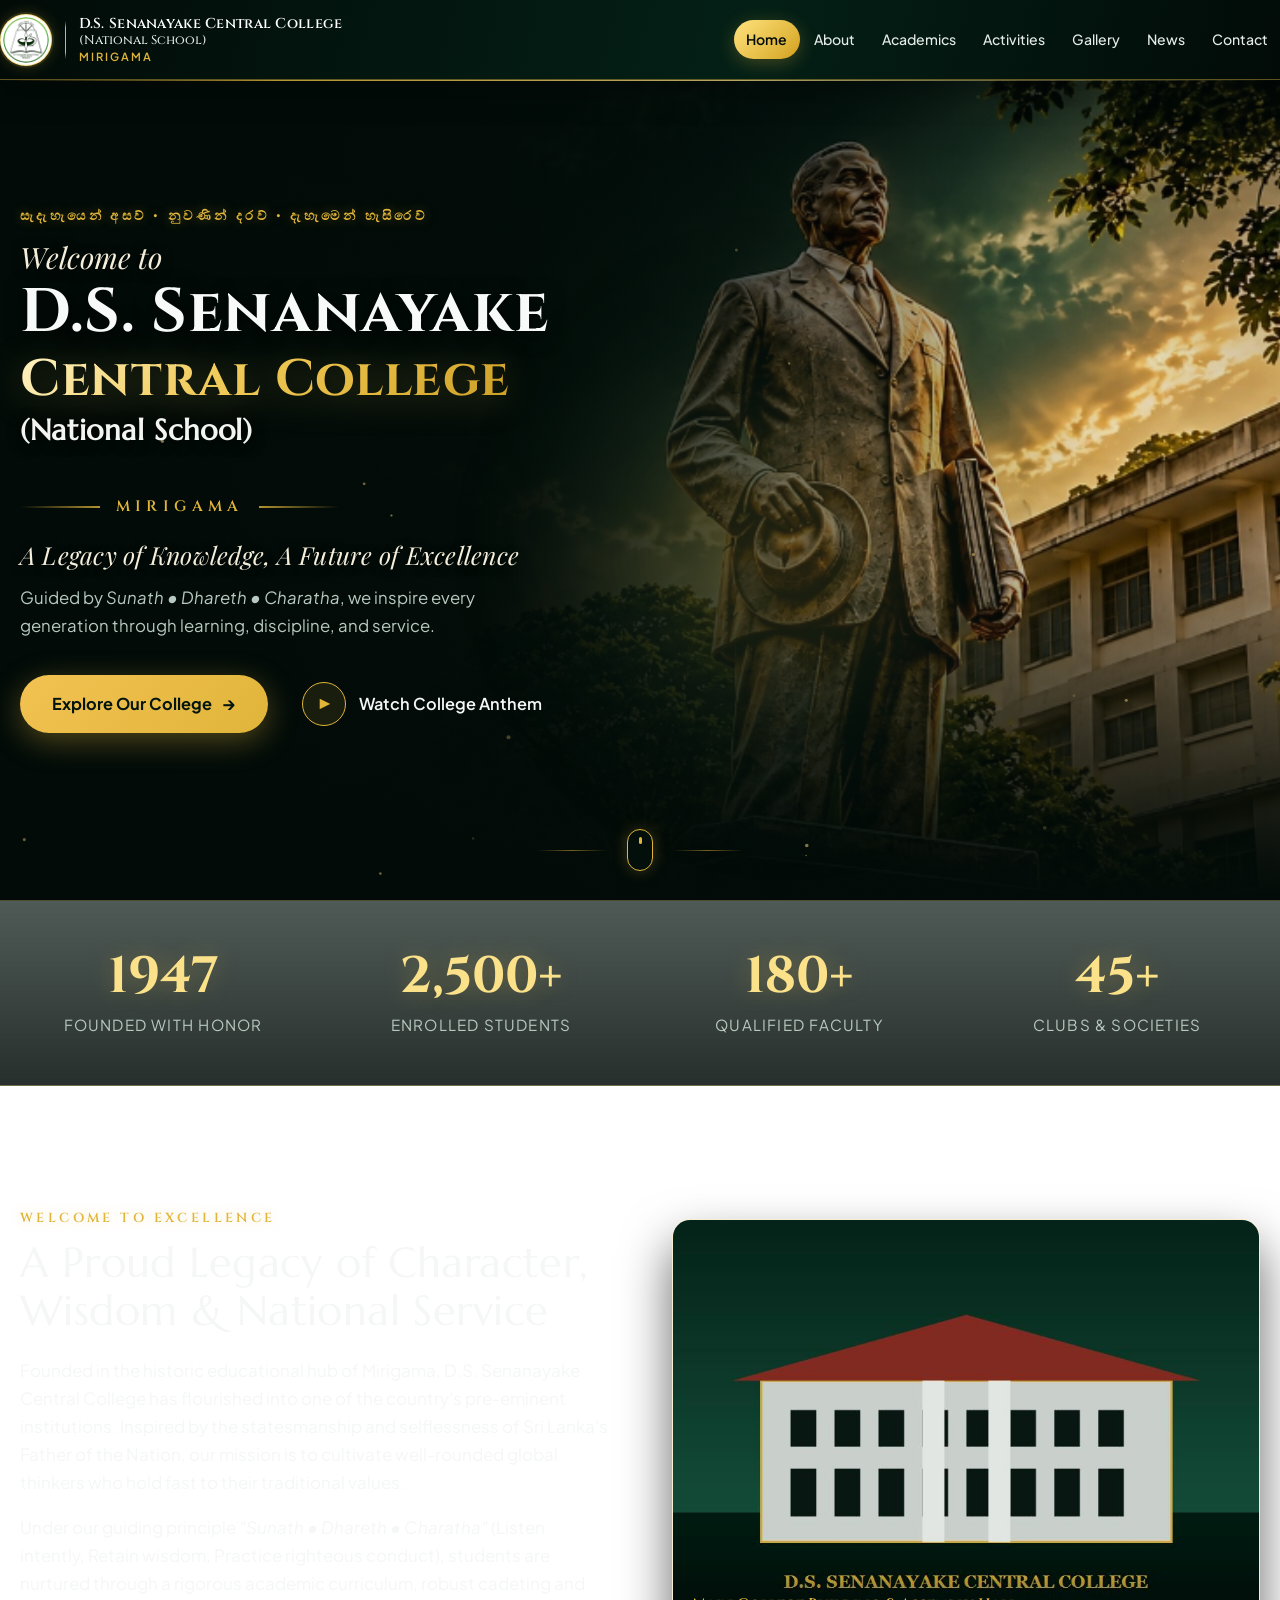
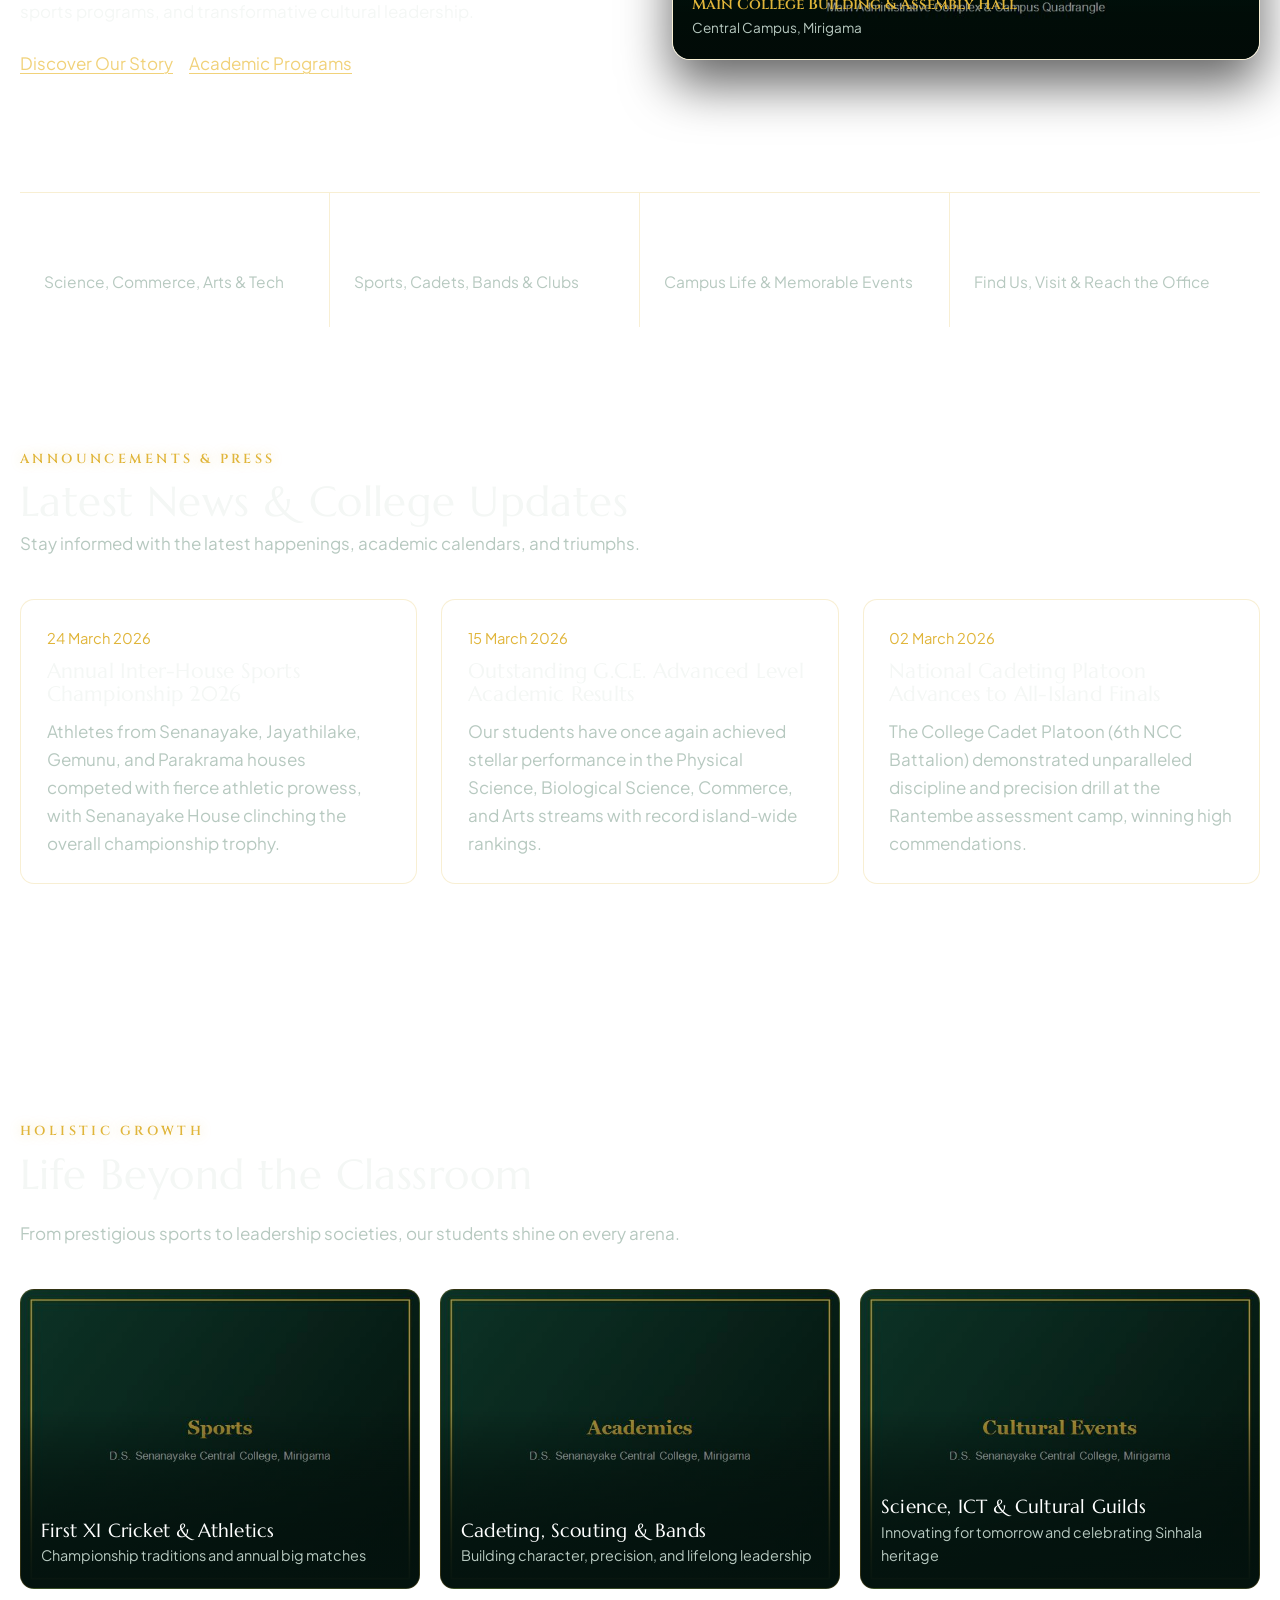
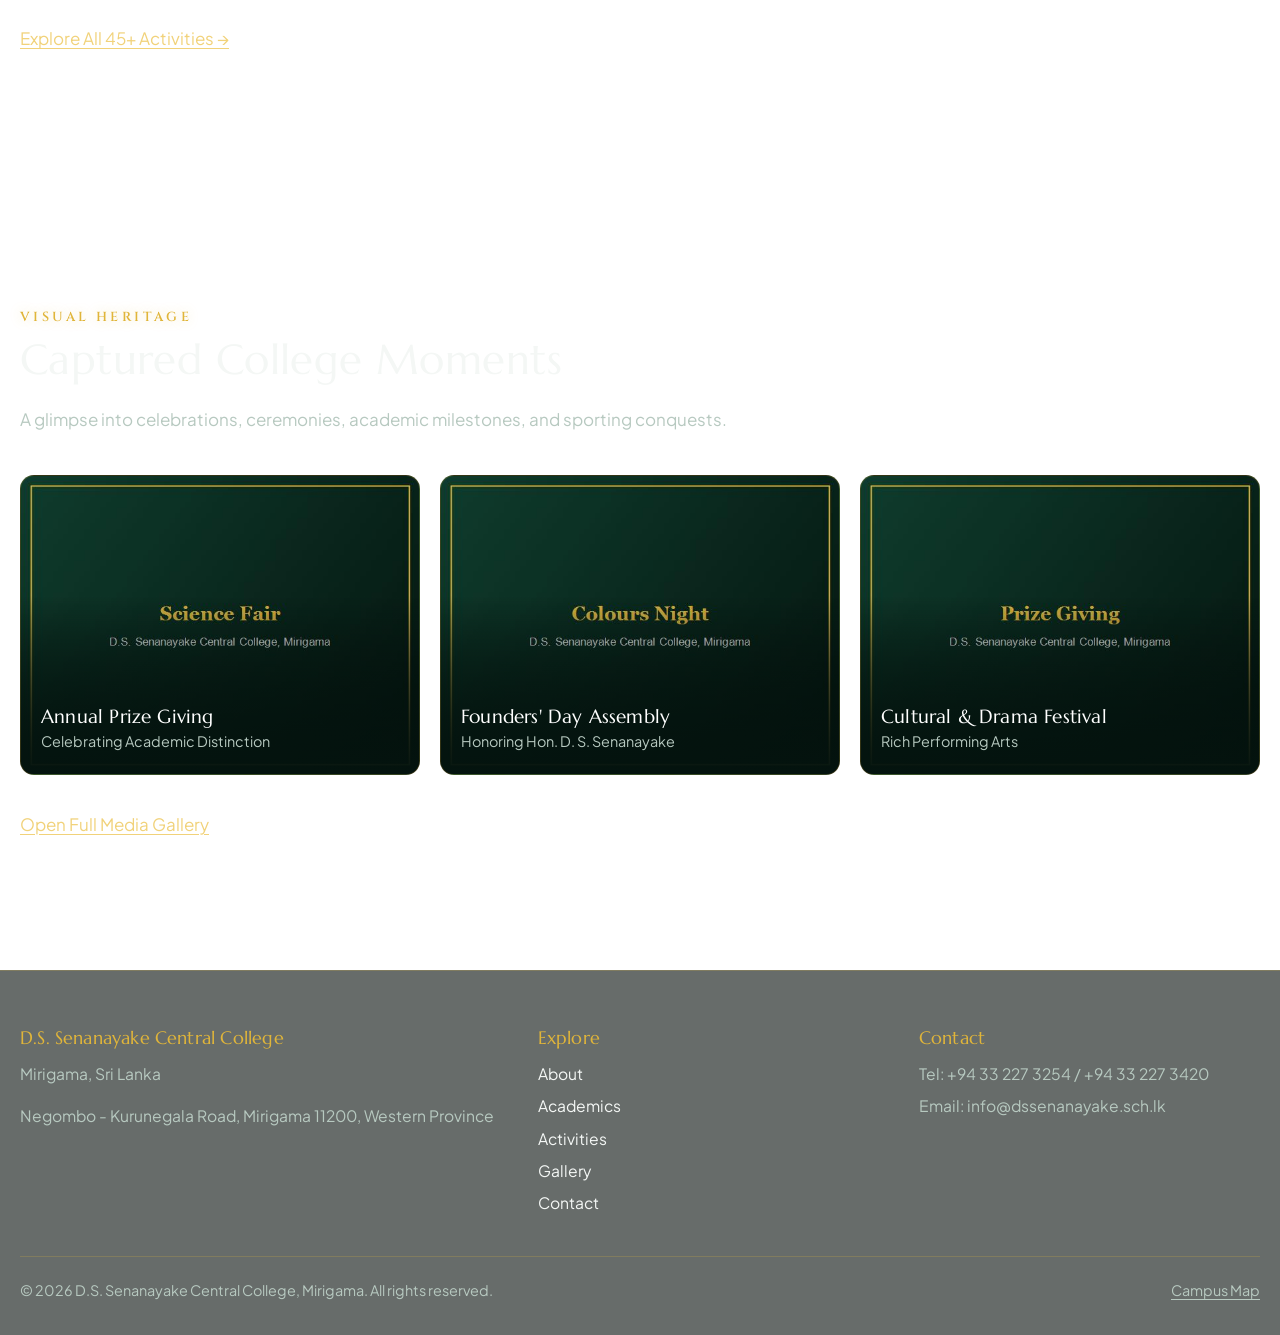
<file: wtd/index.html>
<!DOCTYPE html>
<html lang="en">
<head>
  <meta charset="utf-8">
  <meta name="viewport" content="width=device-width, initial-scale=1">
  <title>D.S. Senanayake Central College, Mirigama</title>
  <meta name="description" content="Official website of D.S. Senanayake Central College, Mirigama. A Legacy of Knowledge, A Future of Excellence.">
  <meta name="theme-color" content="#020b08">
  <link rel="icon" href="images/school-emblem.png" type="image/png">

  <link rel="preconnect" href="https://fonts.googleapis.com">
  <link rel="preconnect" href="https://fonts.gstatic.com" crossorigin>
  <link href="https://fonts.googleapis.com/css2?family=Cinzel:wght@500;600;700;800&family=Playfair+Display:ital,wght@0,500;0,700;1,400;1,600&family=Marcellus&family=Noto+Sans+Sinhala:wght@400;600&family=Plus+Jakarta+Sans:wght@400;500;600;700&display=swap" rel="stylesheet">

  <link rel="stylesheet" href="css/style.css">
  <link rel="stylesheet" href="css/animations.css">
  <link rel="stylesheet" href="css/responsive.css">
</head>
<body data-page="home">
  <a class="skip-link" href="#main">Skip to main content</a>

  <header class="site-header">
    <div class="container header-inner">
      <a class="brand" href="index.html" aria-label="D.S. Senanayake Central College, home">
        <span class="brand-emblem-frame">
          <img class="brand-crest" src="images/school-emblem.png" alt="Official D.S. Senanayake Central College emblem" width="52" height="52">
        </span>
        <span class="brand-divider" aria-hidden="true"></span>
        <div class="brand-text-wrap">
          <span class="brand-line-1">D.S. Senanayake Central College</span>
          <span class="brand-line-2">(National School)</span>
          <span class="brand-line-3">Mirigama</span>
        </div>
      </a>

      <button class="nav-toggle" aria-expanded="false" aria-controls="primary-nav" aria-label="Open menu"><span></span></button>

      <nav class="primary-nav" id="primary-nav" aria-label="Main">
        <ul class="nav-list">
          <li><a href="index.html" aria-current="page">Home</a></li>
          <li><a href="about.html">About</a></li>
          <li><a href="academics.html">Academics</a></li>
          <li><a href="activities.html">Activities</a></li>
          <li><a href="gallery.html">Gallery</a></li>
          <li><a href="#news-title">News</a></li>
          <li><a href="contact.html">Contact</a></li>
        </ul>
      </nav>
    </div>
  </header>

  <!-- Urgent Announcement Banner (driven by Admin Panel) -->
  <aside class="site-notice-banner" id="site-notice-banner" role="alert">
    <div class="site-notice-inner">
      <div class="site-notice-content">
        <span class="site-notice-tag" id="notice-tag">Notice</span>
        <span class="site-notice-text" id="notice-text">Admissions are open for the 2026/2027 academic year. Visit administrative office for prospectuses.</span>
      </div>
      <button class="site-notice-close" id="notice-close" type="button" aria-label="Dismiss notice">&times;</button>
    </div>
  </aside>

  <main id="main">

    <!-- ===== Hero (Cinematic Design with Statue) ===== -->
    <section class="hero" aria-labelledby="hero-title">
      <div class="hero-glow" aria-hidden="true"></div>
      <canvas id="particles" aria-hidden="true"></canvas>
      <div class="container hero-grid">
        <div class="hero-copy">
          <div class="motto-badge" style="margin-bottom:0.75rem;">සැදැහැයෙන් අසව් • නුවණින් දරව් • දැහැමෙන් හැසිරෙව්</div>
          <p class="hero-welcome">Welcome to</p>
          <h1 id="hero-title" class="hero-college-title">
            <span class="hero-name">D.S. Senanayake</span>
            <span class="hero-college">Central College</span>
            <span class="hero-national">(National School)</span>
            <span class="hero-location-line">
              <span class="line-left"></span>
              <span class="loc-text">MIRIGAMA</span>
              <span class="line-right"></span>
            </span>
          </h1>
          <p class="hero-subtitle">A Legacy of Knowledge, A Future of Excellence</p>
          <p class="hero-lead">Guided by <em>Sunath • Dhareth • Charatha</em>, we inspire every generation through learning, discipline, and service.</p>
          <div class="hero-actions">
            <a class="btn-explore" href="about.html">Explore Our College <span class="arrow">→</span></a>
            <button class="btn-video" id="play-journey-btn" type="button">
              <span class="play-icon">▶</span>
              <span>Watch College Anthem</span>
            </button>
          </div>
        </div>
      </div>

      <!-- Center Bottom Scroll Cue -->
      <div class="hero-scroll-cue-container">
        <span class="hero-scroll-line"></span>
        <a class="hero-scroll-pill" href="#stats" aria-label="Scroll down">
          <span class="mouse-dot"></span>
        </a>
        <span class="hero-scroll-line"></span>
      </div>
    </section>

    <!-- ===== Stats Strip ===== -->
    <section class="college-stats-strip reveal" id="stats" aria-label="College Key Statistics">
      <div class="container stats-strip-grid">
        <div class="stat-box">
          <strong>1947</strong>
          <span>Founded with Honor</span>
        </div>
        <div class="stat-box">
          <strong>2,500+</strong>
          <span>Enrolled Students</span>
        </div>
        <div class="stat-box">
          <strong>180+</strong>
          <span>Qualified Faculty</span>
        </div>
        <div class="stat-box">
          <strong>45+</strong>
          <span>Clubs & Societies</span>
        </div>
      </div>
    </section>

    <!-- ===== Introduction ===== -->
    <section class="section" id="introduction" aria-labelledby="intro-title">
      <div class="container intro-grid">
        <div class="reveal">
          <div class="motto-badge" style="margin-bottom:0.6rem;">Welcome to Excellence</div>
          <h2 id="intro-title">A Proud Legacy of Character, Wisdom & National Service</h2>
          <p>Founded in the historic educational hub of Mirigama, D.S. Senanayake Central College has flourished into one of the country's pre-eminent institutions. Inspired by the statesmanship and selflessness of Sri Lanka's Father of the Nation, our mission is to cultivate well-rounded global thinkers who hold fast to their traditional values.</p>
          <p>Under our guiding principle <em>"Sunath • Dhareth • Charatha"</em> (Listen intently, Retain wisdom, Practice righteous conduct), students are nurtured through a rigorous academic curriculum, robust cadeting and sports programs, and transformative cultural leadership.</p>
          <div style="display:flex; gap:1rem; flex-wrap:wrap; margin-top:1.5rem;">
            <a class="btn btn-primary" href="about.html">Discover Our Story</a>
            <a class="btn btn-ghost" href="academics.html">Academic Programs</a>
          </div>
        </div>
        <div class="intro-media-card reveal" style="--delay:.12s; border-radius:18px; overflow:hidden; border:1px solid var(--line); box-shadow:0 25px 50px rgba(0,0,0,0.6); position:relative; aspect-ratio:4/3;">
          <img src="images/school/main-hall.jpg" alt="D.S. Senanayake Central College Main Campus" style="width:100%; height:100%; object-fit:cover; display:block; filter:brightness(0.92) contrast(1.05);">
          <div style="position:absolute; bottom:0; inset-inline:0; padding:1.2rem; background:linear-gradient(0deg, rgba(2,11,8,0.92) 0%, transparent 100%);">
            <span style="color:var(--gold); font-family:var(--font-brand); font-size:0.95rem; font-weight:600;">Main College Building & Assembly Hall</span>
            <small style="display:block; color:var(--text-muted); font-size:0.85rem;">Central Campus, Mirigama</small>
          </div>
        </div>
      </div>
    </section>

    <!-- ===== Quick links ===== -->
    <section class="section-alt" aria-label="Quick links">
      <div class="container">
        <ul class="quick-links reveal">
          <li><a href="academics.html"><strong>Academics</strong><span>Science, Commerce, Arts & Tech</span></a></li>
          <li><a href="activities.html"><strong>Activities</strong><span>Sports, Cadets, Bands & Clubs</span></a></li>
          <li><a href="gallery.html"><strong>Gallery</strong><span>Campus Life & Memorable Events</span></a></li>
          <li><a href="contact.html"><strong>Contact</strong><span>Find Us, Visit & Reach the Office</span></a></li>
        </ul>
      </div>
    </section>

    <!-- ===== Latest news ===== -->
    <section class="section" id="news-section" aria-labelledby="news-title">
      <div class="container">
        <div class="section-head reveal" style="display:flex; justify-content:space-between; align-items:flex-end; flex-wrap:wrap; gap:1rem;">
          <div>
            <div class="motto-badge" style="margin-bottom:0.5rem;">Announcements & Press</div>
            <h2 id="news-title" style="margin-bottom:0.2rem;">Latest News & College Updates</h2>
            <p style="margin-bottom:0;">Stay informed with the latest happenings, academic calendars, and triumphs.</p>
          </div>
        </div>
        <div class="news-list" id="news-list">
          <article class="news-item reveal">
            <time datetime="2026-03-24">24 March 2026</time>
            <h3>Annual Inter-House Sports Championship 2026</h3>
            <p>Athletes from Senanayake, Jayathilake, Gemunu, and Parakrama houses competed with fierce athletic prowess, with Senanayake House clinching the overall championship trophy.</p>
          </article>
          <article class="news-item reveal" style="--delay:.1s">
            <time datetime="2026-03-15">15 March 2026</time>
            <h3>Outstanding G.C.E. Advanced Level Academic Results</h3>
            <p>Our students have once again achieved stellar performance in the Physical Science, Biological Science, Commerce, and Arts streams with record island-wide rankings.</p>
          </article>
          <article class="news-item reveal" style="--delay:.2s">
            <time datetime="2026-03-02">02 March 2026</time>
            <h3>National Cadeting Platoon Advances to All-Island Finals</h3>
            <p>The College Cadet Platoon (6th NCC Battalion) demonstrated unparalleled discipline and precision drill at the Rantembe assessment camp, winning high commendations.</p>
          </article>
        </div>
      </div>
    </section>

    <!-- ===== Featured activities ===== -->
    <section class="section section-alt" aria-labelledby="act-title">
      <div class="container">
        <div class="section-head reveal">
          <div class="motto-badge" style="margin-bottom:0.5rem;">Holistic Growth</div>
          <h2 id="act-title">Life Beyond the Classroom</h2>
          <p>From prestigious sports to leadership societies, our students shine on every arena.</p>
        </div>
        <div class="feature-grid">
          <a class="feature-tile reveal" href="activities.html#sports" style="background-image:linear-gradient(0deg, rgba(2,11,8,0.9) 0%, rgba(2,11,8,0.2) 60%), url('images/gallery/gallery-1.jpg'); background-size:cover; background-position:center;">
            <div>
              <h3>First XI Cricket & Athletics</h3>
              <small>Championship traditions and annual big matches</small>
            </div>
          </a>
          <a class="feature-tile reveal" style="--delay:.1s; background-image:linear-gradient(0deg, rgba(2,11,8,0.9) 0%, rgba(2,11,8,0.2) 60%), url('images/gallery/gallery-2.jpg'); background-size:cover; background-position:center;" href="activities.html#cadets">
            <div>
              <h3>Cadeting, Scouting & Bands</h3>
              <small>Building character, precision, and lifelong leadership</small>
            </div>
          </a>
          <a class="feature-tile reveal" style="--delay:.2s; background-image:linear-gradient(0deg, rgba(2,11,8,0.9) 0%, rgba(2,11,8,0.2) 60%), url('images/gallery/gallery-3.jpg'); background-size:cover; background-position:center;" href="activities.html#clubs">
            <div>
              <h3>Science, ICT & Cultural Guilds</h3>
              <small>Innovating for tomorrow and celebrating Sinhala heritage</small>
            </div>
          </a>
        </div>
        <p class="section-cta reveal"><a class="btn btn-ghost" href="activities.html">Explore All 45+ Activities →</a></p>
      </div>
    </section>

    <!-- ===== Gallery preview ===== -->
    <section class="section" aria-labelledby="gal-title">
      <div class="container">
        <div class="section-head reveal">
          <div class="motto-badge" style="margin-bottom:0.5rem;">Visual Heritage</div>
          <h2 id="gal-title">Captured College Moments</h2>
          <p>A glimpse into celebrations, ceremonies, academic milestones, and sporting conquests.</p>
        </div>
        <div class="feature-grid">
          <a class="feature-tile reveal" href="gallery.html" style="background-image:linear-gradient(0deg, rgba(2,11,8,0.85) 0%, transparent 60%), url('images/gallery/gallery-4.jpg'); background-size:cover; background-position:center;">
            <div><h3>Annual Prize Giving</h3><small>Celebrating Academic Distinction</small></div>
          </a>
          <a class="feature-tile reveal" style="--delay:.1s; background-image:linear-gradient(0deg, rgba(2,11,8,0.85) 0%, transparent 60%), url('images/gallery/gallery-5.jpg'); background-size:cover; background-position:center;" href="gallery.html">
            <div><h3>Founders' Day Assembly</h3><small>Honoring Hon. D. S. Senanayake</small></div>
          </a>
          <a class="feature-tile reveal" style="--delay:.2s; background-image:linear-gradient(0deg, rgba(2,11,8,0.85) 0%, transparent 60%), url('images/gallery/gallery-6.jpg'); background-size:cover; background-position:center;" href="gallery.html">
            <div><h3>Cultural & Drama Festival</h3><small>Rich Performing Arts</small></div>
          </a>
        </div>
        <p class="section-cta reveal"><a class="btn btn-primary" href="gallery.html">Open Full Media Gallery</a></p>
      </div>
    </section>

    <!-- Journey Video Dialog -->
    <dialog class="journey-dialog" id="journey-dialog" aria-label="School Journey Video">
      <div class="journey-dialog-header">
        <h3>D.S. Senanayake Central College — College Anthem & Heritage</h3>
        <button class="journey-close-btn" id="journey-close-btn" type="button" aria-label="Close dialog">&times;</button>
      </div>
      <div class="journey-dialog-body">
        <div class="journey-video-wrap">
          <iframe id="journey-iframe" src="https://www.youtube-nocookie.com/embed/b3VUIgknq5k" title="D.S. Senanayake Central College Anthem & Heritage" allow="accelerometer; autoplay; clipboard-write; encrypted-media; gyroscope; picture-in-picture" allowfullscreen></iframe>
        </div>
        <p class="journey-desc">Experience the revered College Anthem and a tribute to the proud traditions, academic milestones, and heritage of D.S. Senanayake Central College, Mirigama.</p>
      </div>
    </dialog>
  </main>

  <footer class="site-footer">
    <div class="container">
      <div class="footer-grid">
        <div>
          <h2>D.S. Senanayake Central College</h2>
          <p>Mirigama, Sri Lanka</p>
          <p class="content-text" data-content-key="contact.address">Negombo - Kurunegala Road, Mirigama 11200, Western Province</p>
        </div>
        <nav aria-label="Footer">
          <h2>Explore</h2>
          <ul>
            <li><a href="about.html">About</a></li>
            <li><a href="academics.html">Academics</a></li>
            <li><a href="activities.html">Activities</a></li>
            <li><a href="gallery.html">Gallery</a></li>
            <li><a href="contact.html">Contact</a></li>
          </ul>
        </nav>
        <div>
          <h2>Contact</h2>
          <ul>
            <li data-content-key="contact.phone">Tel: +94 33 227 3254 / +94 33 227 3420</li>
            <li data-content-key="contact.email">Email: info@dssenanayake.sch.lk</li>
          </ul>
        </div>
      </div>
      <div class="footer-bottom">
        <span>&copy; <span id="year">2026</span> D.S. Senanayake Central College, Mirigama. All rights reserved.</span>
        <div style="display:flex; gap:1.5rem; align-items:center;">
          <a href="contact.html">Campus Map</a>
        </div>
      </div>
    </div>
  </footer>

  <script src="js/config.js"></script>
  <script src="js/animations.js"></script>
  <script src="js/main.js"></script>
  <script src="js/statue.js"></script>
</body>
</html>
</file>
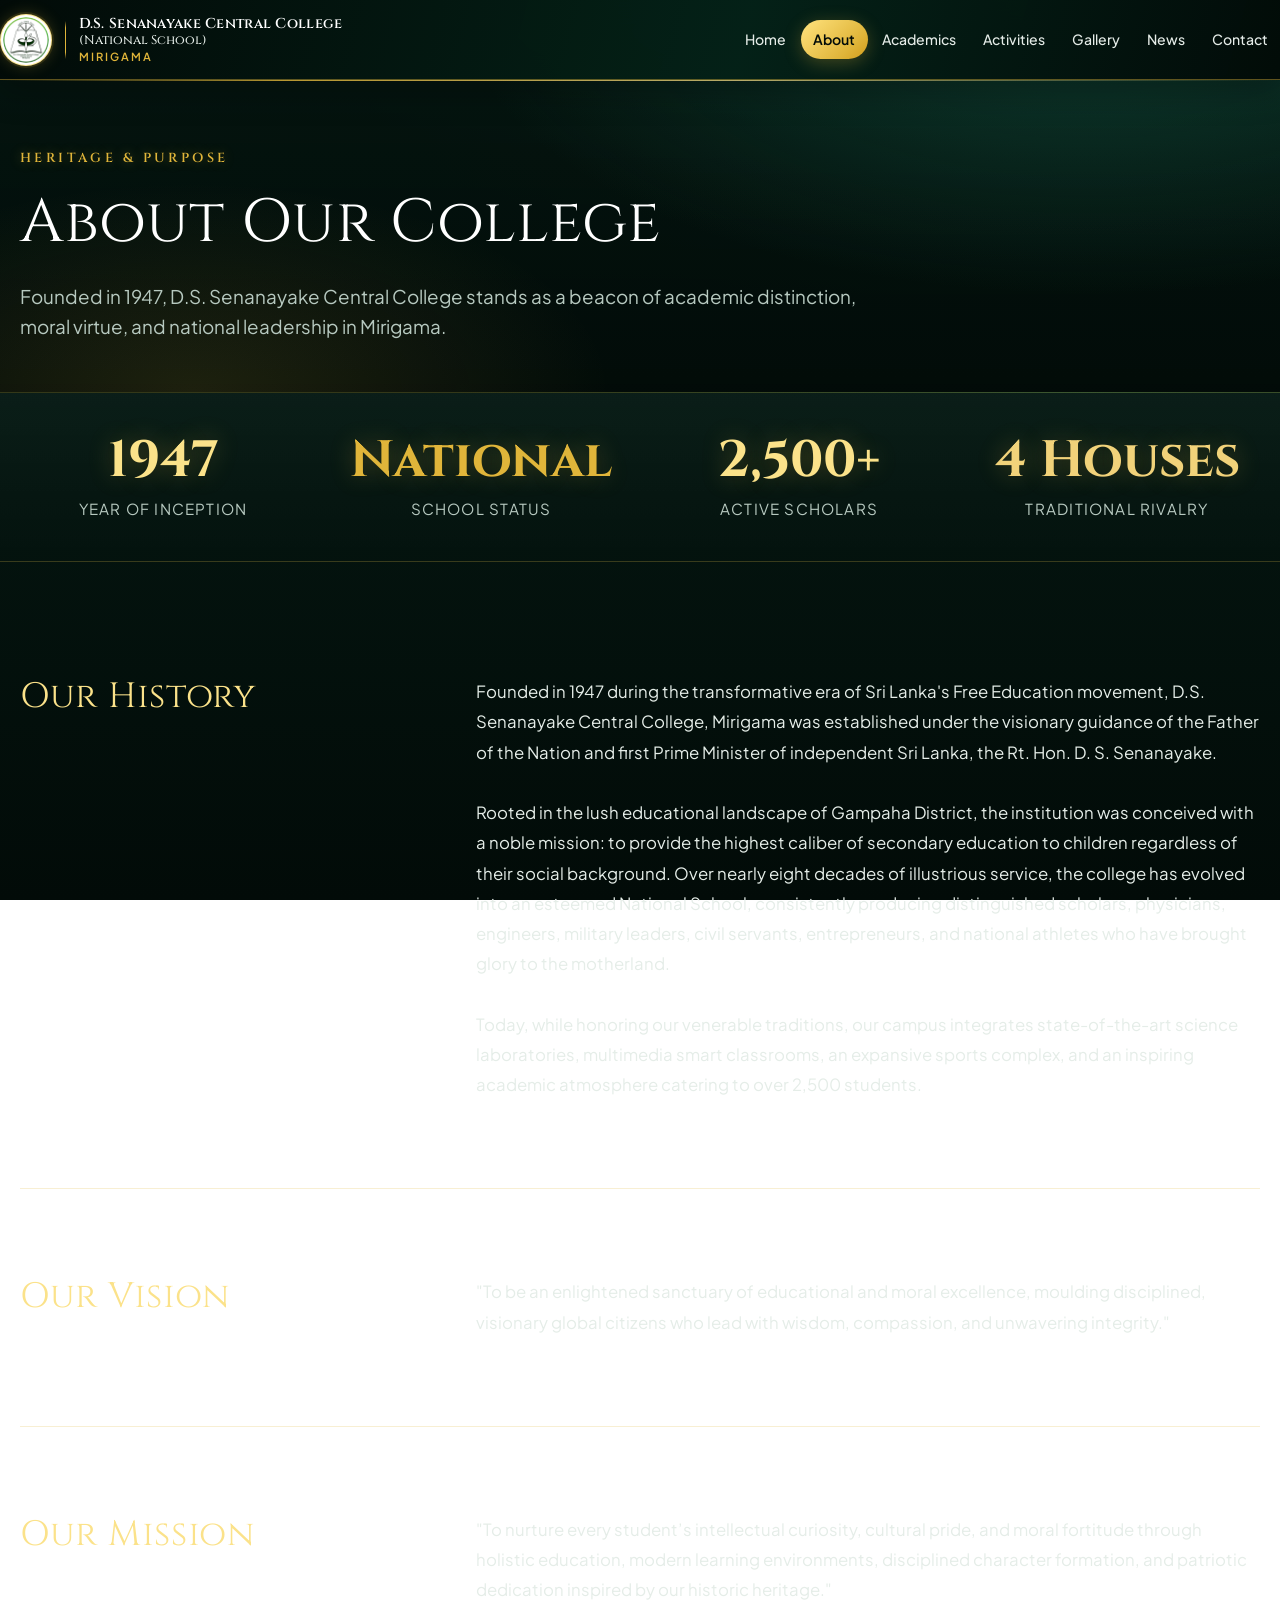
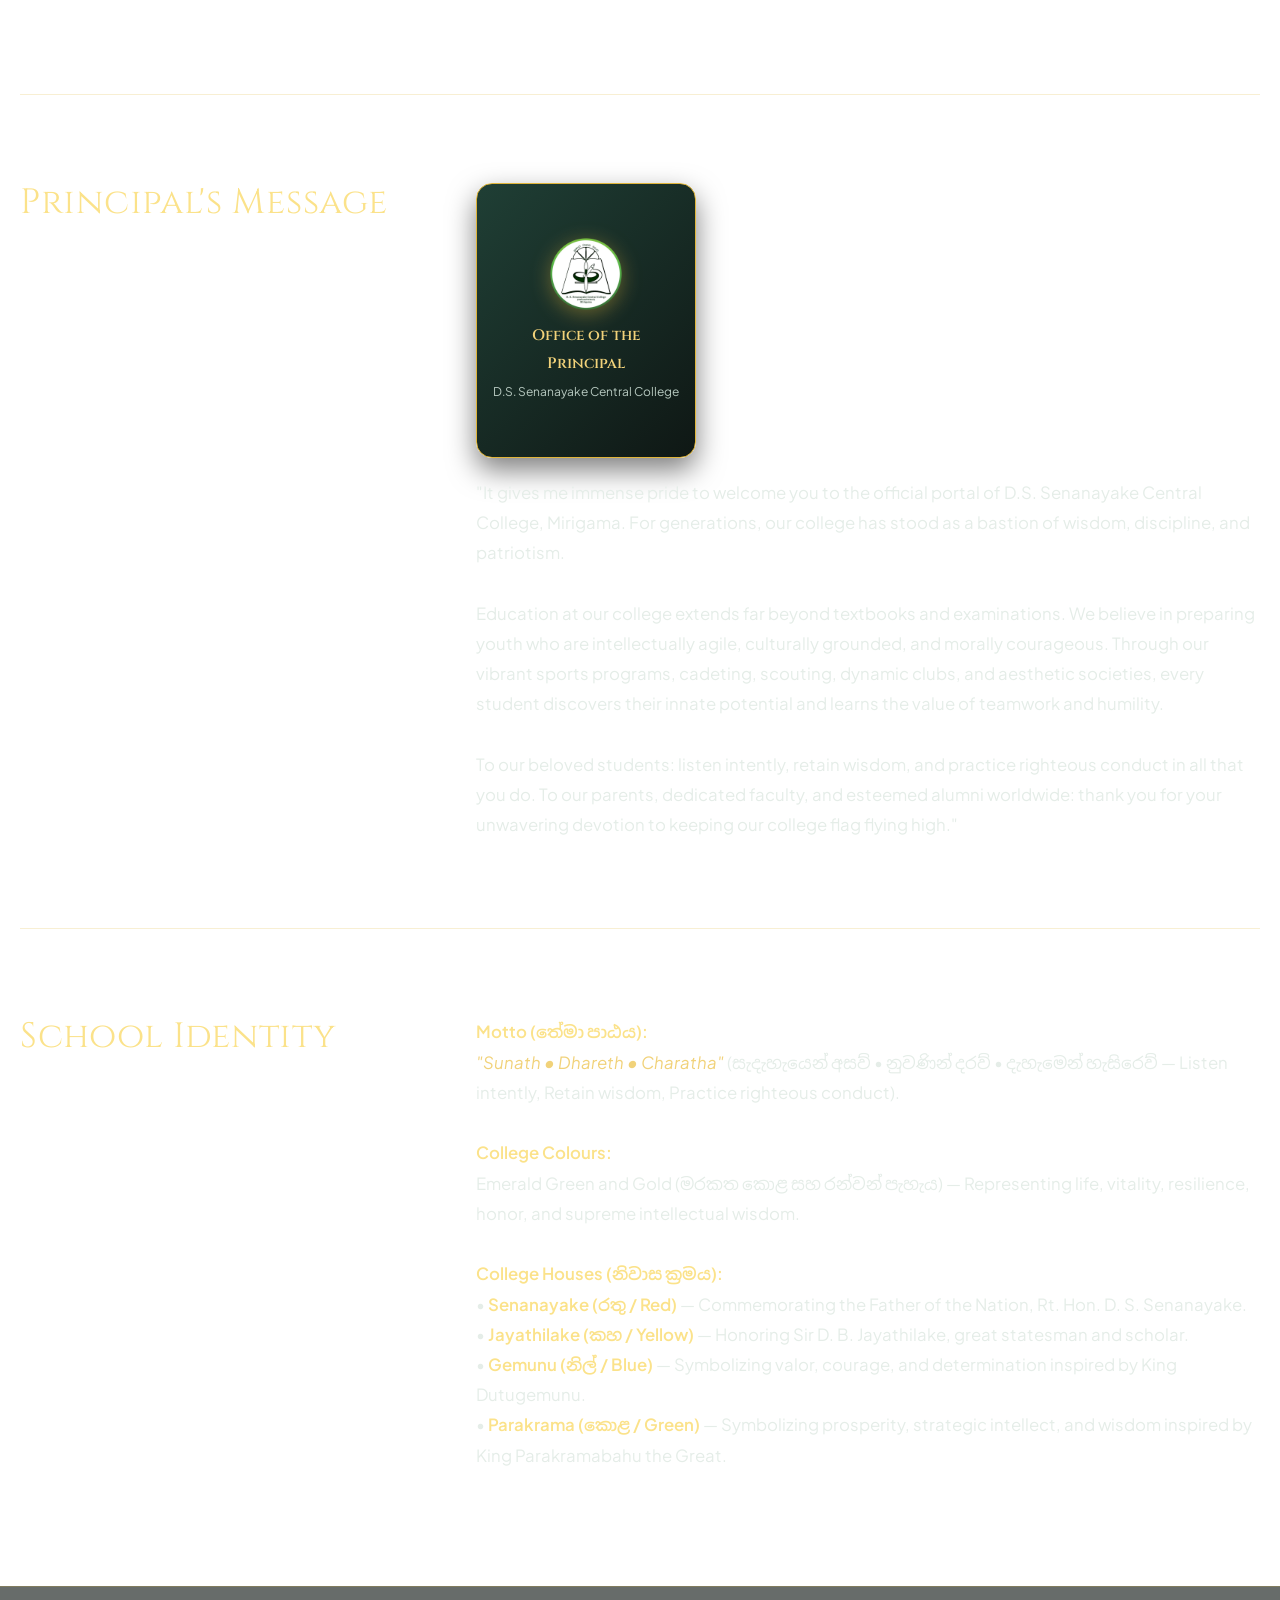
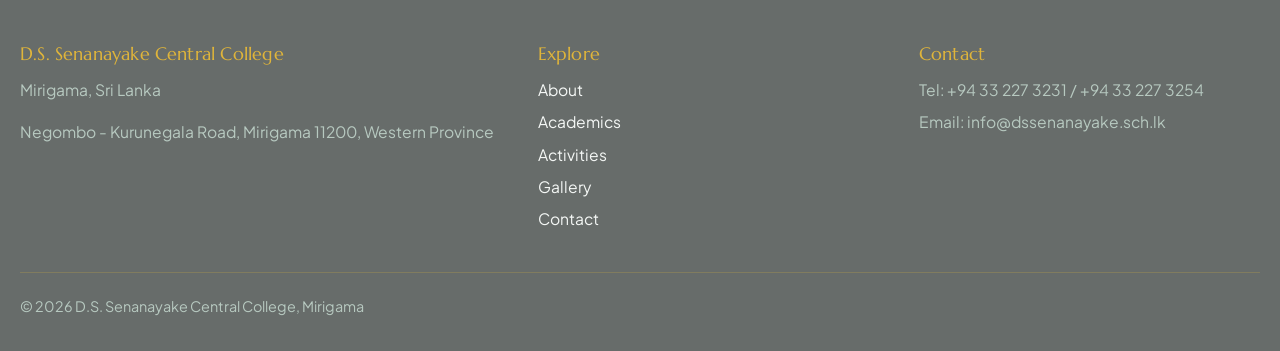
<file: wtd/about.html>
<!DOCTYPE html>
<html lang="en">
<head>
  <meta charset="utf-8">
  <meta name="viewport" content="width=device-width, initial-scale=1">
  <title>About us | D.S. Senanayake Central College, Mirigama</title>
  <meta name="description" content="History, vision, mission and principal's message of D.S. Senanayake Central College, Mirigama.">
  <meta name="theme-color" content="#04140f">
  <link rel="icon" href="images/school-emblem.png" type="image/png">
  <link rel="preconnect" href="https://fonts.googleapis.com">
  <link rel="preconnect" href="https://fonts.gstatic.com" crossorigin>
  <link href="https://fonts.googleapis.com/css2?family=Cinzel:wght@500;600;700;800&family=Playfair+Display:ital,wght@0,500;0,700;1,400;1,600&family=Marcellus&family=Noto+Sans+Sinhala:wght@400;600&family=Plus+Jakarta+Sans:wght@400;500;600;700&display=swap" rel="stylesheet">
  <link rel="stylesheet" href="css/style.css">
  <link rel="stylesheet" href="css/animations.css">
  <link rel="stylesheet" href="css/responsive.css">
</head>
<body data-page="about">
  <a class="skip-link" href="#main">Skip to main content</a>

  <header class="site-header">
    <div class="container header-inner">
      <a class="brand" href="index.html" aria-label="D.S. Senanayake Central College, home">
        <span class="brand-emblem-frame">
          <img class="brand-crest" src="images/school-emblem.png" alt="Official D.S. Senanayake Central College emblem" width="52" height="52">
        </span>
        <span class="brand-divider" aria-hidden="true"></span>
        <div class="brand-text-wrap">
          <span class="brand-line-1">D.S. Senanayake Central College</span>
          <span class="brand-line-2">(National School)</span>
          <span class="brand-line-3">Mirigama</span>
        </div>
      </a>
      <button class="nav-toggle" aria-expanded="false" aria-controls="primary-nav" aria-label="Open menu"><span></span></button>
      <nav class="primary-nav" id="primary-nav" aria-label="Main">
        <ul class="nav-list">
          <li><a href="index.html">Home</a></li>
          <li><a href="about.html" aria-current="page">About</a></li>
          <li><a href="academics.html">Academics</a></li>
          <li><a href="activities.html">Activities</a></li>
          <li><a href="gallery.html">Gallery</a></li>
          <li><a href="index.html#news-title">News</a></li>
          <li><a href="contact.html">Contact</a></li>
        </ul>
      </nav>
    </div>
  </header>

  <main id="main">
    <section class="page-hero">
      <div class="container">
        <div class="motto-badge">Heritage & Purpose</div>
        <h1>About Our College</h1>
        <p class="lead">Founded in 1947, D.S. Senanayake Central College stands as a beacon of academic distinction, moral virtue, and national leadership in Mirigama.</p>
      </div>
    </section>

    <!-- Key Identity Highlights -->
    <section class="section-alt" style="padding: 2.5rem 0; border-bottom: 1px solid var(--line);">
      <div class="container">
        <div class="stats-strip-grid" style="grid-template-columns: repeat(auto-fit, minmax(200px, 1fr));">
          <div class="stat-box">
            <strong>1947</strong>
            <span>Year of Inception</span>
          </div>
          <div class="stat-box">
            <strong style="color:var(--gold);">National</strong>
            <span>School Status</span>
          </div>
          <div class="stat-box">
            <strong>2,500+</strong>
            <span>Active Scholars</span>
          </div>
          <div class="stat-box">
            <strong style="color:var(--gold-soft);">4 Houses</strong>
            <span>Traditional Rivalry</span>
          </div>
        </div>
      </div>
    </section>

    <section class="section">
      <div class="container">
        <div class="split reveal">
          <h2>Our History</h2>
          <div class="prose">
            <p class="content-text" data-content-key="about.history">Founded in 1947 during the transformative era of Sri Lanka's Free Education movement, D.S. Senanayake Central College, Mirigama was established under the visionary guidance of the Father of the Nation and first Prime Minister of independent Sri Lanka, the Rt. Hon. D. S. Senanayake. 

Rooted in the lush educational landscape of Gampaha District, the institution was conceived with a noble mission: to provide the highest caliber of secondary education to children regardless of their social background. Over nearly eight decades of illustrious service, the college has evolved into an esteemed National School, consistently producing distinguished scholars, physicians, engineers, military leaders, civil servants, entrepreneurs, and national athletes who have brought glory to the motherland.

Today, while honoring our venerable traditions, our campus integrates state-of-the-art science laboratories, multimedia smart classrooms, an expansive sports complex, and an inspiring academic atmosphere catering to over 2,500 students.</p>
          </div>
        </div>

        <div class="split reveal">
          <h2>Our Vision</h2>
          <div class="prose">
            <p class="content-text" data-content-key="about.vision">"To be an enlightened sanctuary of educational and moral excellence, moulding disciplined, visionary global citizens who lead with wisdom, compassion, and unwavering integrity."</p>
          </div>
        </div>

        <div class="split reveal">
          <h2>Our Mission</h2>
          <div class="prose">
            <p class="content-text" data-content-key="about.mission">"To nurture every student’s intellectual curiosity, cultural pride, and moral fortitude through holistic education, modern learning environments, disciplined character formation, and patriotic dedication inspired by our historic heritage."</p>
          </div>
        </div>

        <div class="split reveal">
          <h2>Principal's Message</h2>
          <div class="prose">
            <div class="portrait" style="border:1px solid var(--gold); border-radius:16px; overflow:hidden; width:220px; aspect-ratio:4/5; display:flex; flex-direction:column; align-items:center; justify-content:center; background:linear-gradient(135deg, rgba(7,42,31,0.9), rgba(2,11,8,0.95)); padding:1rem; box-shadow:0 12px 28px rgba(0,0,0,0.5);">
              <img src="images/school-emblem.png" alt="College Crest" style="width:72px; height:72px; object-fit:contain; margin-bottom:0.8rem; filter:drop-shadow(0 4px 10px rgba(224,181,58,0.4));">
              <strong style="color:var(--gold-soft); font-family:var(--font-brand); font-size:0.95rem; text-align:center;">Office of the Principal</strong>
              <small style="color:var(--text-muted); font-size:0.75rem; text-align:center; margin-top:0.25rem;">D.S. Senanayake Central College</small>
            </div>
            <p class="content-text" data-content-key="about.principal_message">"It gives me immense pride to welcome you to the official portal of D.S. Senanayake Central College, Mirigama. For generations, our college has stood as a bastion of wisdom, discipline, and patriotism. 

Education at our college extends far beyond textbooks and examinations. We believe in preparing youth who are intellectually agile, culturally grounded, and morally courageous. Through our vibrant sports programs, cadeting, scouting, dynamic clubs, and aesthetic societies, every student discovers their innate potential and learns the value of teamwork and humility.

To our beloved students: listen intently, retain wisdom, and practice righteous conduct in all that you do. To our parents, dedicated faculty, and esteemed alumni worldwide: thank you for your unwavering devotion to keeping our college flag flying high."</p>
          </div>
        </div>

        <div class="split reveal">
          <h2>School Identity</h2>
          <div class="prose">
            <p class="content-text" data-content-key="about.identity"><strong>Motto (තේමා පාඨය):</strong>
<em>"Sunath • Dhareth • Charatha"</em> (සැදැහැයෙන් අසව් • නුවණින් දරව් • දැහැමෙන් හැසිරෙව් — Listen intently, Retain wisdom, Practice righteous conduct).

<strong>College Colours:</strong>
Emerald Green and Gold (මරකත කොළ සහ රන්වන් පැහැය) — Representing life, vitality, resilience, honor, and supreme intellectual wisdom.

<strong>College Houses (නිවාස ක්‍රමය):</strong>
• <strong>Senanayake (රතු / Red)</strong> — Commemorating the Father of the Nation, Rt. Hon. D. S. Senanayake.
• <strong>Jayathilake (කහ / Yellow)</strong> — Honoring Sir D. B. Jayathilake, great statesman and scholar.
• <strong>Gemunu (නිල් / Blue)</strong> — Symbolizing valor, courage, and determination inspired by King Dutugemunu.
• <strong>Parakrama (කොළ / Green)</strong> — Symbolizing prosperity, strategic intellect, and wisdom inspired by King Parakramabahu the Great.</p>
          </div>
        </div>
      </div>
    </section>

  </main>

  <footer class="site-footer">
    <div class="container">
      <div class="footer-grid">
        <div>
          <h2>D.S. Senanayake Central College</h2>
          <p>Mirigama, Sri Lanka</p>
          <p class="content-text" data-content-key="contact.address">Negombo - Kurunegala Road, Mirigama 11200, Western Province</p>
        </div>
        <nav aria-label="Footer">
          <h2>Explore</h2>
          <ul>
            <li><a href="about.html">About</a></li>
            <li><a href="academics.html">Academics</a></li>
            <li><a href="activities.html">Activities</a></li>
            <li><a href="gallery.html">Gallery</a></li>
            <li><a href="contact.html">Contact</a></li>
          </ul>
        </nav>
        <div>
          <h2>Contact</h2>
          <ul>
            <li data-content-key="contact.phone">Tel: +94 33 227 3231 / +94 33 227 3254</li>
            <li data-content-key="contact.email">Email: info@dssenanayake.sch.lk</li>
          </ul>
        </div>
      </div>
      <div class="footer-bottom">
        <span>&copy; <span id="year">2026</span> D.S. Senanayake Central College, Mirigama</span>
      </div>
    </div>
  </footer>

  <script src="js/config.js"></script>
  <script src="js/animations.js"></script>
  <script src="js/main.js"></script>
</body>
</html>
</file>
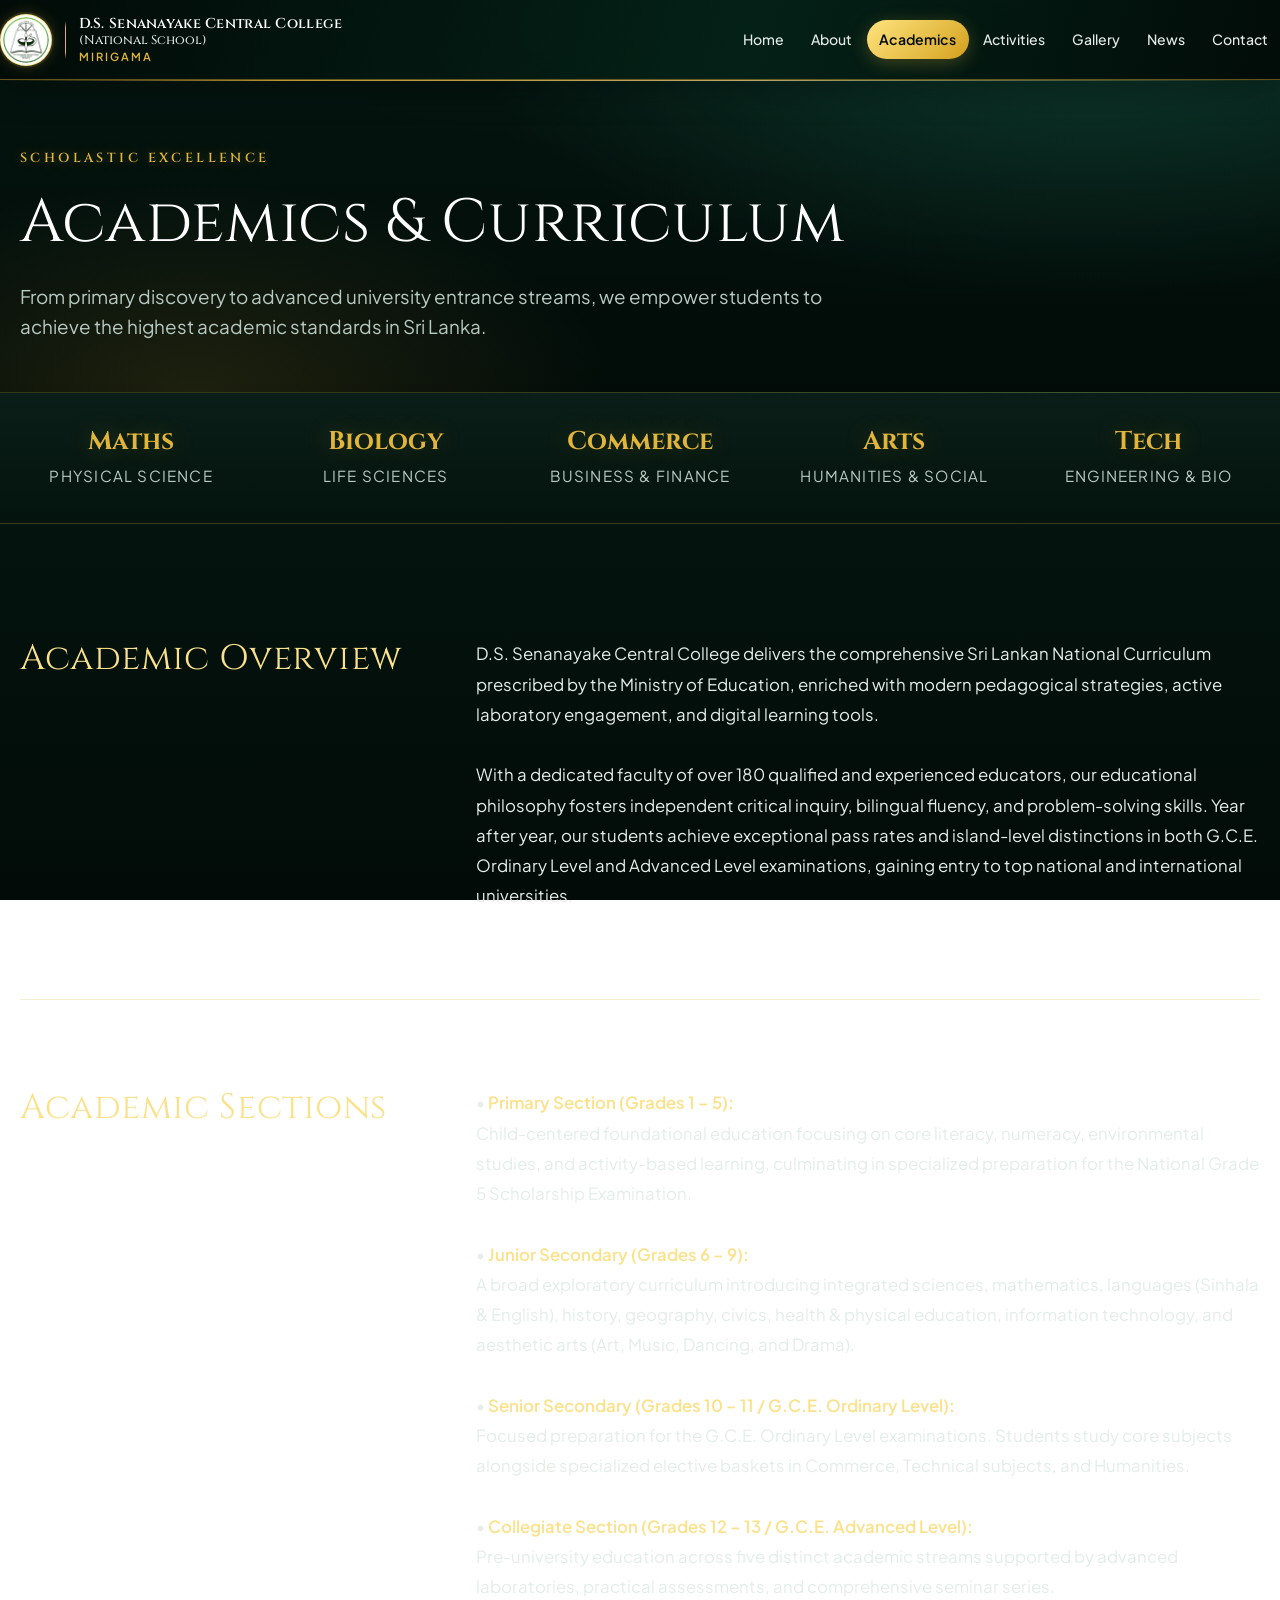
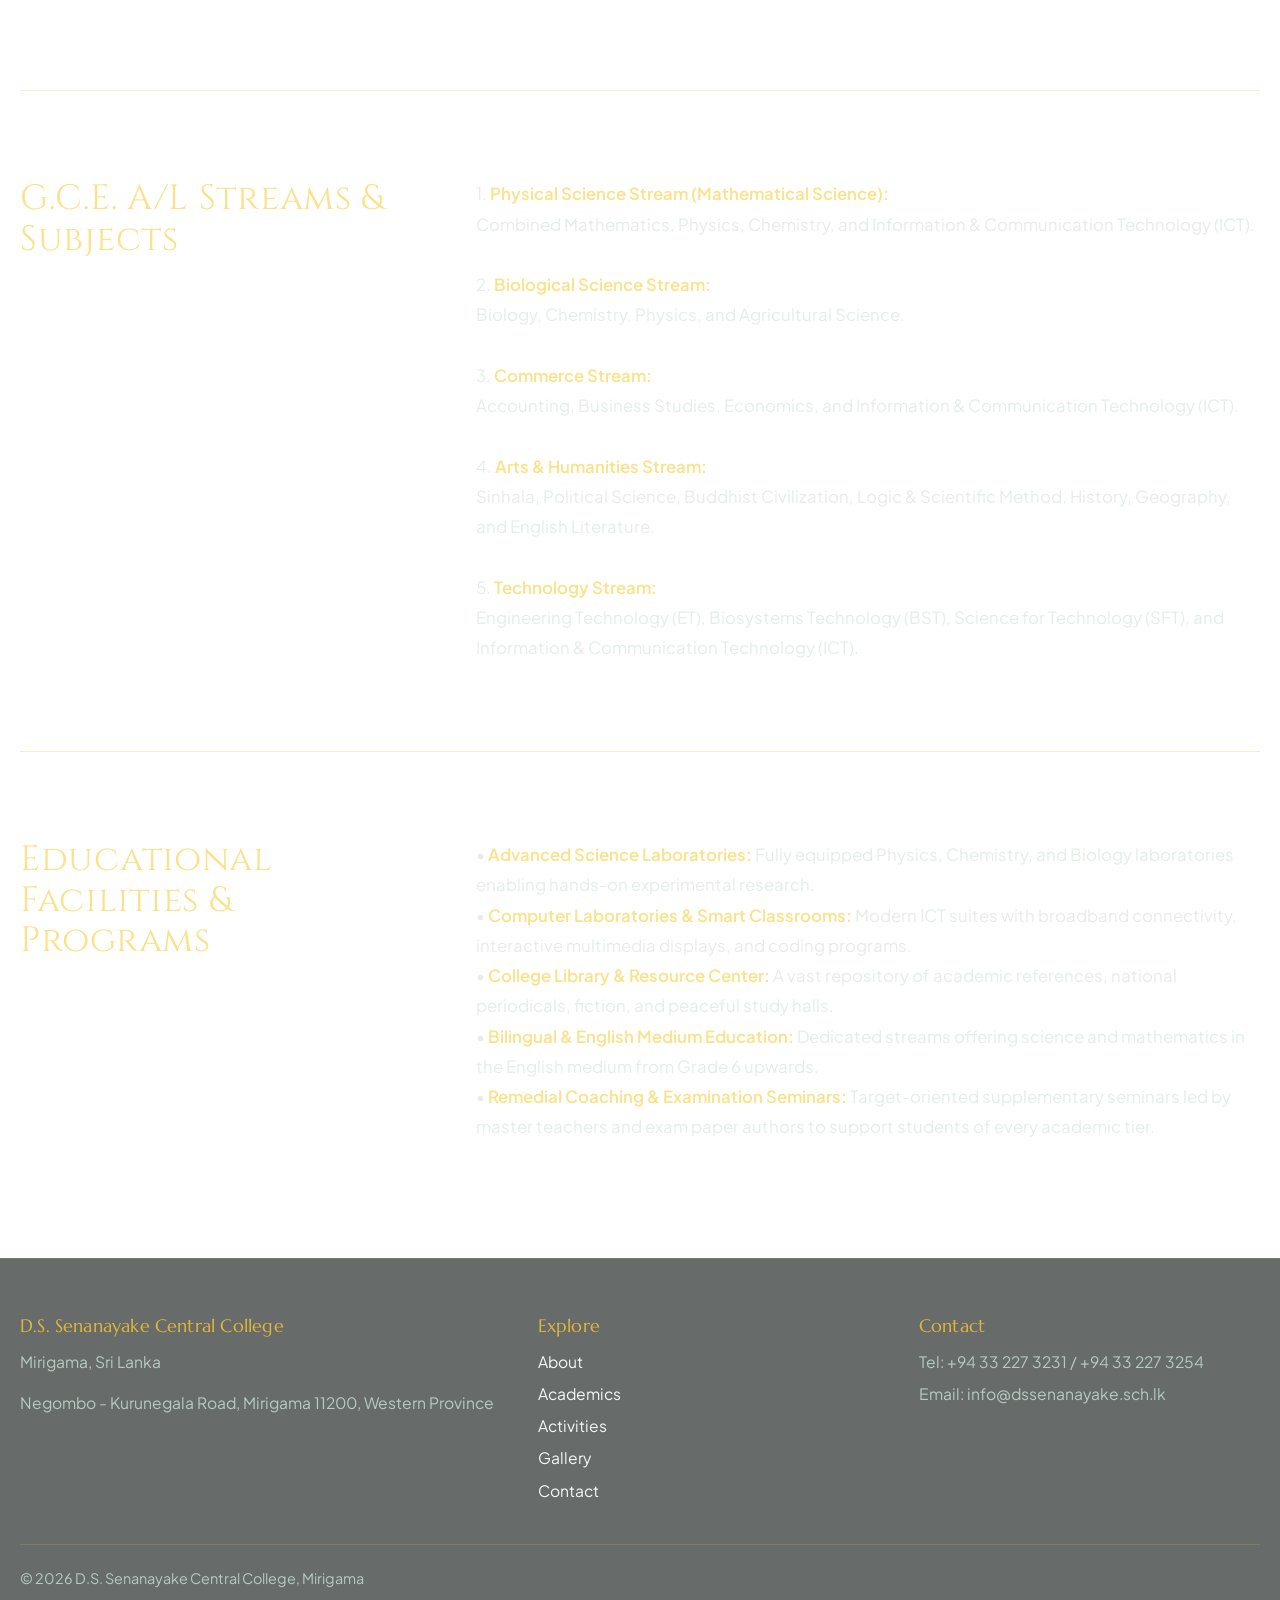
<file: wtd/academics.html>
<!DOCTYPE html>
<html lang="en">
<head>
  <meta charset="utf-8">
  <meta name="viewport" content="width=device-width, initial-scale=1">
  <title>Academics | D.S. Senanayake Central College, Mirigama</title>
  <meta name="description" content="Academic sections, subjects and educational programmes at D.S. Senanayake Central College, Mirigama.">
  <meta name="theme-color" content="#04140f">
  <link rel="icon" href="images/school-emblem.png" type="image/png">
  <link rel="preconnect" href="https://fonts.googleapis.com">
  <link rel="preconnect" href="https://fonts.gstatic.com" crossorigin>
  <link href="https://fonts.googleapis.com/css2?family=Cinzel:wght@500;600;700;800&family=Playfair+Display:ital,wght@0,500;0,700;1,400;1,600&family=Marcellus&family=Noto+Sans+Sinhala:wght@400;600&family=Plus+Jakarta+Sans:wght@400;500;600;700&display=swap" rel="stylesheet">
  <link rel="stylesheet" href="css/style.css">
  <link rel="stylesheet" href="css/animations.css">
  <link rel="stylesheet" href="css/responsive.css">
</head>
<body data-page="academics">
  <a class="skip-link" href="#main">Skip to main content</a>

  <header class="site-header">
    <div class="container header-inner">
      <a class="brand" href="index.html" aria-label="D.S. Senanayake Central College, home">
        <span class="brand-emblem-frame">
          <img class="brand-crest" src="images/school-emblem.png" alt="Official D.S. Senanayake Central College emblem" width="52" height="52">
        </span>
        <span class="brand-divider" aria-hidden="true"></span>
        <div class="brand-text-wrap">
          <span class="brand-line-1">D.S. Senanayake Central College</span>
          <span class="brand-line-2">(National School)</span>
          <span class="brand-line-3">Mirigama</span>
        </div>
      </a>
      <button class="nav-toggle" aria-expanded="false" aria-controls="primary-nav" aria-label="Open menu"><span></span></button>
      <nav class="primary-nav" id="primary-nav" aria-label="Main">
        <ul class="nav-list">
          <li><a href="index.html">Home</a></li>
          <li><a href="about.html">About</a></li>
          <li><a href="academics.html" aria-current="page">Academics</a></li>
          <li><a href="activities.html">Activities</a></li>
          <li><a href="gallery.html">Gallery</a></li>
          <li><a href="index.html#news-title">News</a></li>
          <li><a href="contact.html">Contact</a></li>
        </ul>
      </nav>
    </div>
  </header>

  <main id="main">
    <section class="page-hero">
      <div class="container">
        <div class="motto-badge">Scholastic Excellence</div>
        <h1>Academics & Curriculum</h1>
        <p class="lead">From primary discovery to advanced university entrance streams, we empower students to achieve the highest academic standards in Sri Lanka.</p>
      </div>
    </section>

    <!-- Academic Streams Strip -->
    <section class="section-alt" style="padding: 2.2rem 0; border-bottom: 1px solid var(--line);">
      <div class="container">
        <div class="stats-strip-grid" style="grid-template-columns: repeat(auto-fit, minmax(180px, 1fr));">
          <div class="stat-box">
            <strong style="font-size:1.6rem; color:var(--gold);">Maths</strong>
            <span>Physical Science</span>
          </div>
          <div class="stat-box">
            <strong style="font-size:1.6rem; color:var(--gold);">Biology</strong>
            <span>Life Sciences</span>
          </div>
          <div class="stat-box">
            <strong style="font-size:1.6rem; color:var(--gold);">Commerce</strong>
            <span>Business & Finance</span>
          </div>
          <div class="stat-box">
            <strong style="font-size:1.6rem; color:var(--gold);">Arts</strong>
            <span>Humanities & Social</span>
          </div>
          <div class="stat-box">
            <strong style="font-size:1.6rem; color:var(--gold);">Tech</strong>
            <span>Engineering & Bio</span>
          </div>
        </div>
      </div>
    </section>

    <section class="section">
      <div class="container">
        <div class="split reveal">
          <h2>Academic Overview</h2>
          <div class="prose">
            <p class="content-text" data-content-key="academics.intro">D.S. Senanayake Central College delivers the comprehensive Sri Lankan National Curriculum prescribed by the Ministry of Education, enriched with modern pedagogical strategies, active laboratory engagement, and digital learning tools.

With a dedicated faculty of over 180 qualified and experienced educators, our educational philosophy fosters independent critical inquiry, bilingual fluency, and problem-solving skills. Year after year, our students achieve exceptional pass rates and island-level distinctions in both G.C.E. Ordinary Level and Advanced Level examinations, gaining entry to top national and international universities.</p>
          </div>
        </div>

        <div class="split reveal">
          <h2>Academic Sections</h2>
          <div class="prose">
            <p class="content-text" data-content-key="academics.sections">• <strong>Primary Section (Grades 1 – 5):</strong>
Child-centered foundational education focusing on core literacy, numeracy, environmental studies, and activity-based learning, culminating in specialized preparation for the National Grade 5 Scholarship Examination.

• <strong>Junior Secondary (Grades 6 – 9):</strong>
A broad exploratory curriculum introducing integrated sciences, mathematics, languages (Sinhala & English), history, geography, civics, health & physical education, information technology, and aesthetic arts (Art, Music, Dancing, and Drama).

• <strong>Senior Secondary (Grades 10 – 11 / G.C.E. Ordinary Level):</strong>
Focused preparation for the G.C.E. Ordinary Level examinations. Students study core subjects alongside specialized elective baskets in Commerce, Technical subjects, and Humanities.

• <strong>Collegiate Section (Grades 12 – 13 / G.C.E. Advanced Level):</strong>
Pre-university education across five distinct academic streams supported by advanced laboratories, practical assessments, and comprehensive seminar series.</p>
          </div>
        </div>

        <div class="split reveal">
          <h2>G.C.E. A/L Streams & Subjects</h2>
          <div class="prose">
            <p class="content-text" data-content-key="academics.subjects">1. <strong>Physical Science Stream (Mathematical Science):</strong>
Combined Mathematics, Physics, Chemistry, and Information & Communication Technology (ICT).

2. <strong>Biological Science Stream:</strong>
Biology, Chemistry, Physics, and Agricultural Science.

3. <strong>Commerce Stream:</strong>
Accounting, Business Studies, Economics, and Information & Communication Technology (ICT).

4. <strong>Arts & Humanities Stream:</strong>
Sinhala, Political Science, Buddhist Civilization, Logic & Scientific Method, History, Geography, and English Literature.

5. <strong>Technology Stream:</strong>
Engineering Technology (ET), Biosystems Technology (BST), Science for Technology (SFT), and Information & Communication Technology (ICT).</p>
          </div>
        </div>

        <div class="split reveal">
          <h2>Educational Facilities & Programs</h2>
          <div class="prose">
            <p class="content-text" data-content-key="academics.programs">• <strong>Advanced Science Laboratories:</strong> Fully equipped Physics, Chemistry, and Biology laboratories enabling hands-on experimental research.
• <strong>Computer Laboratories & Smart Classrooms:</strong> Modern ICT suites with broadband connectivity, interactive multimedia displays, and coding programs.
• <strong>College Library & Resource Center:</strong> A vast repository of academic references, national periodicals, fiction, and peaceful study halls.
• <strong>Bilingual & English Medium Education:</strong> Dedicated streams offering science and mathematics in the English medium from Grade 6 upwards.
• <strong>Remedial Coaching & Examination Seminars:</strong> Target-oriented supplementary seminars led by master teachers and exam paper authors to support students of every academic tier.</p>
          </div>
        </div>
      </div>
    </section>

  </main>

  <footer class="site-footer">
    <div class="container">
      <div class="footer-grid">
        <div>
          <h2>D.S. Senanayake Central College</h2>
          <p>Mirigama, Sri Lanka</p>
          <p class="content-text" data-content-key="contact.address">Negombo - Kurunegala Road, Mirigama 11200, Western Province</p>
        </div>
        <nav aria-label="Footer">
          <h2>Explore</h2>
          <ul>
            <li><a href="about.html">About</a></li>
            <li><a href="academics.html">Academics</a></li>
            <li><a href="activities.html">Activities</a></li>
            <li><a href="gallery.html">Gallery</a></li>
            <li><a href="contact.html">Contact</a></li>
          </ul>
        </nav>
        <div>
          <h2>Contact</h2>
          <ul>
            <li data-content-key="contact.phone">Tel: +94 33 227 3231 / +94 33 227 3254</li>
            <li data-content-key="contact.email">Email: info@dssenanayake.sch.lk</li>
          </ul>
        </div>
      </div>
      <div class="footer-bottom">
        <span>&copy; <span id="year">2026</span> D.S. Senanayake Central College, Mirigama</span>
      </div>
    </div>
  </footer>

  <script src="js/config.js"></script>
  <script src="js/animations.js"></script>
  <script src="js/main.js"></script>
</body>
</html>
</file>
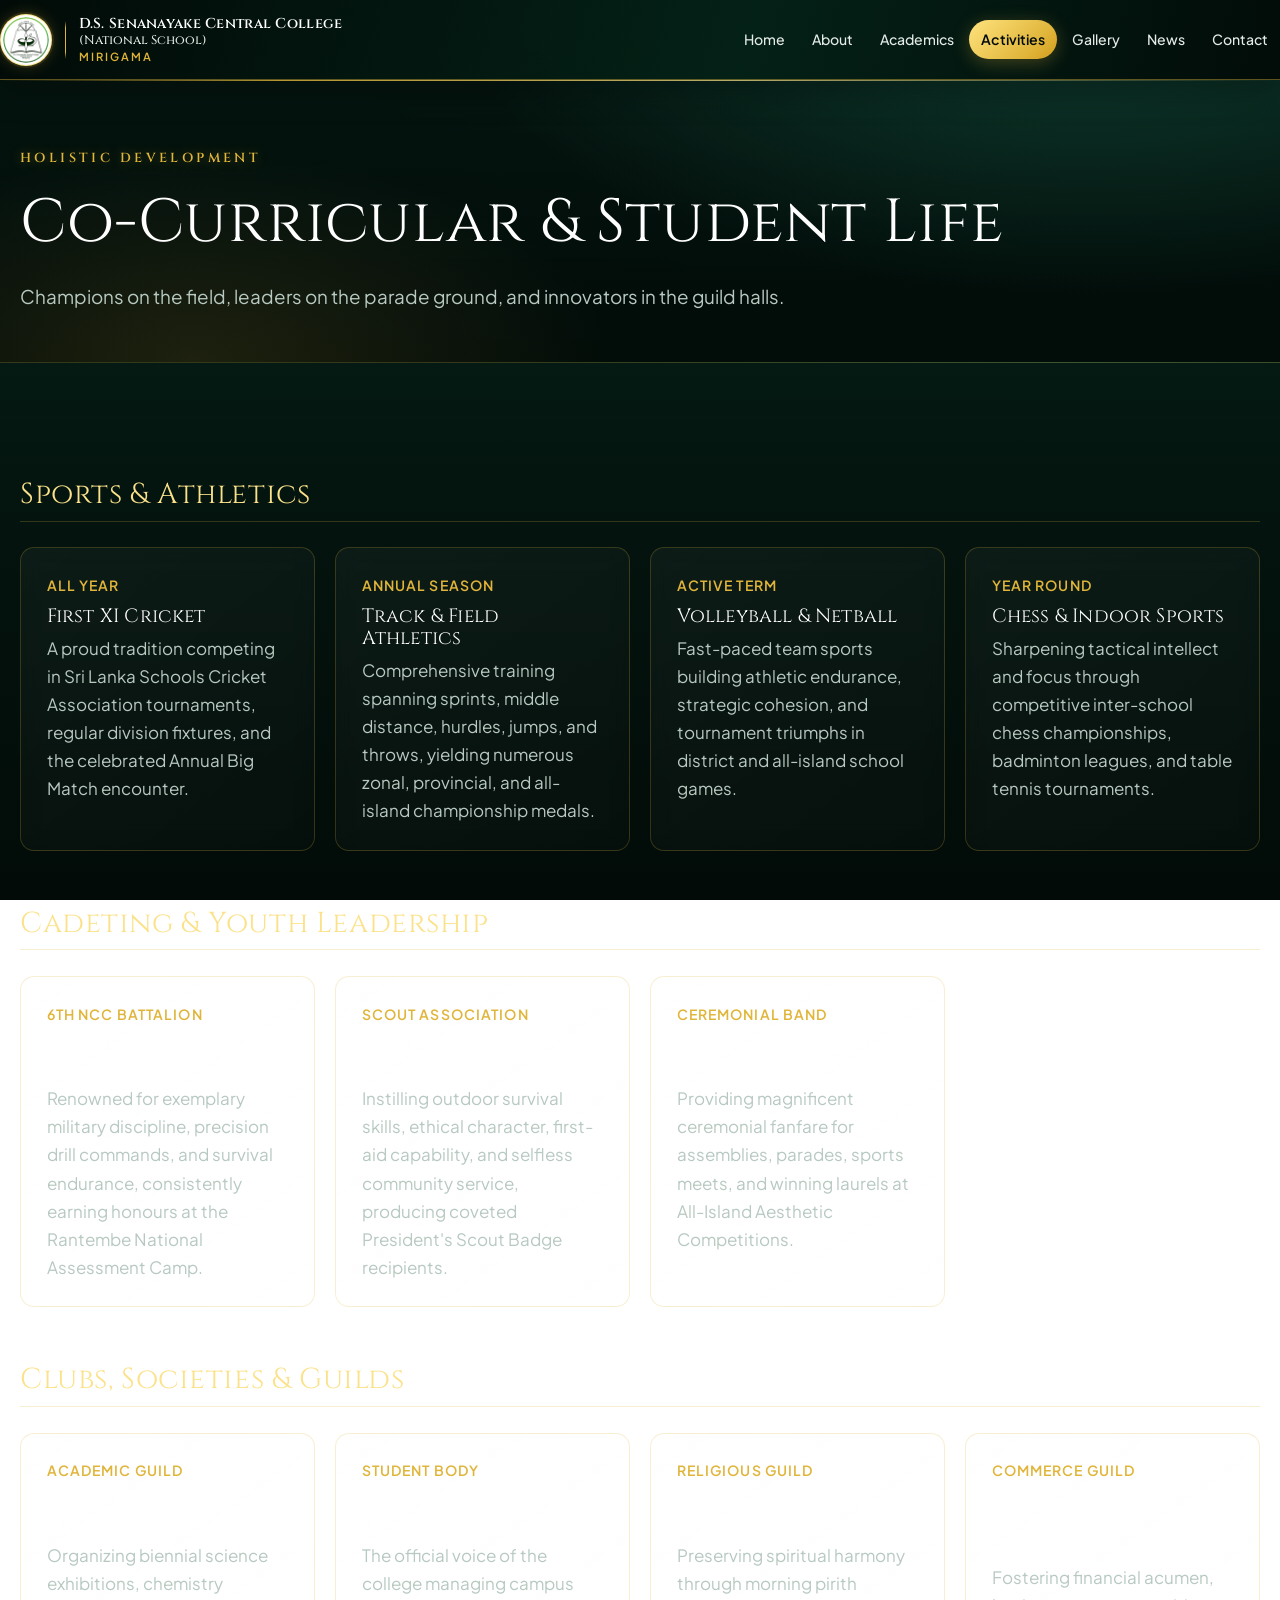
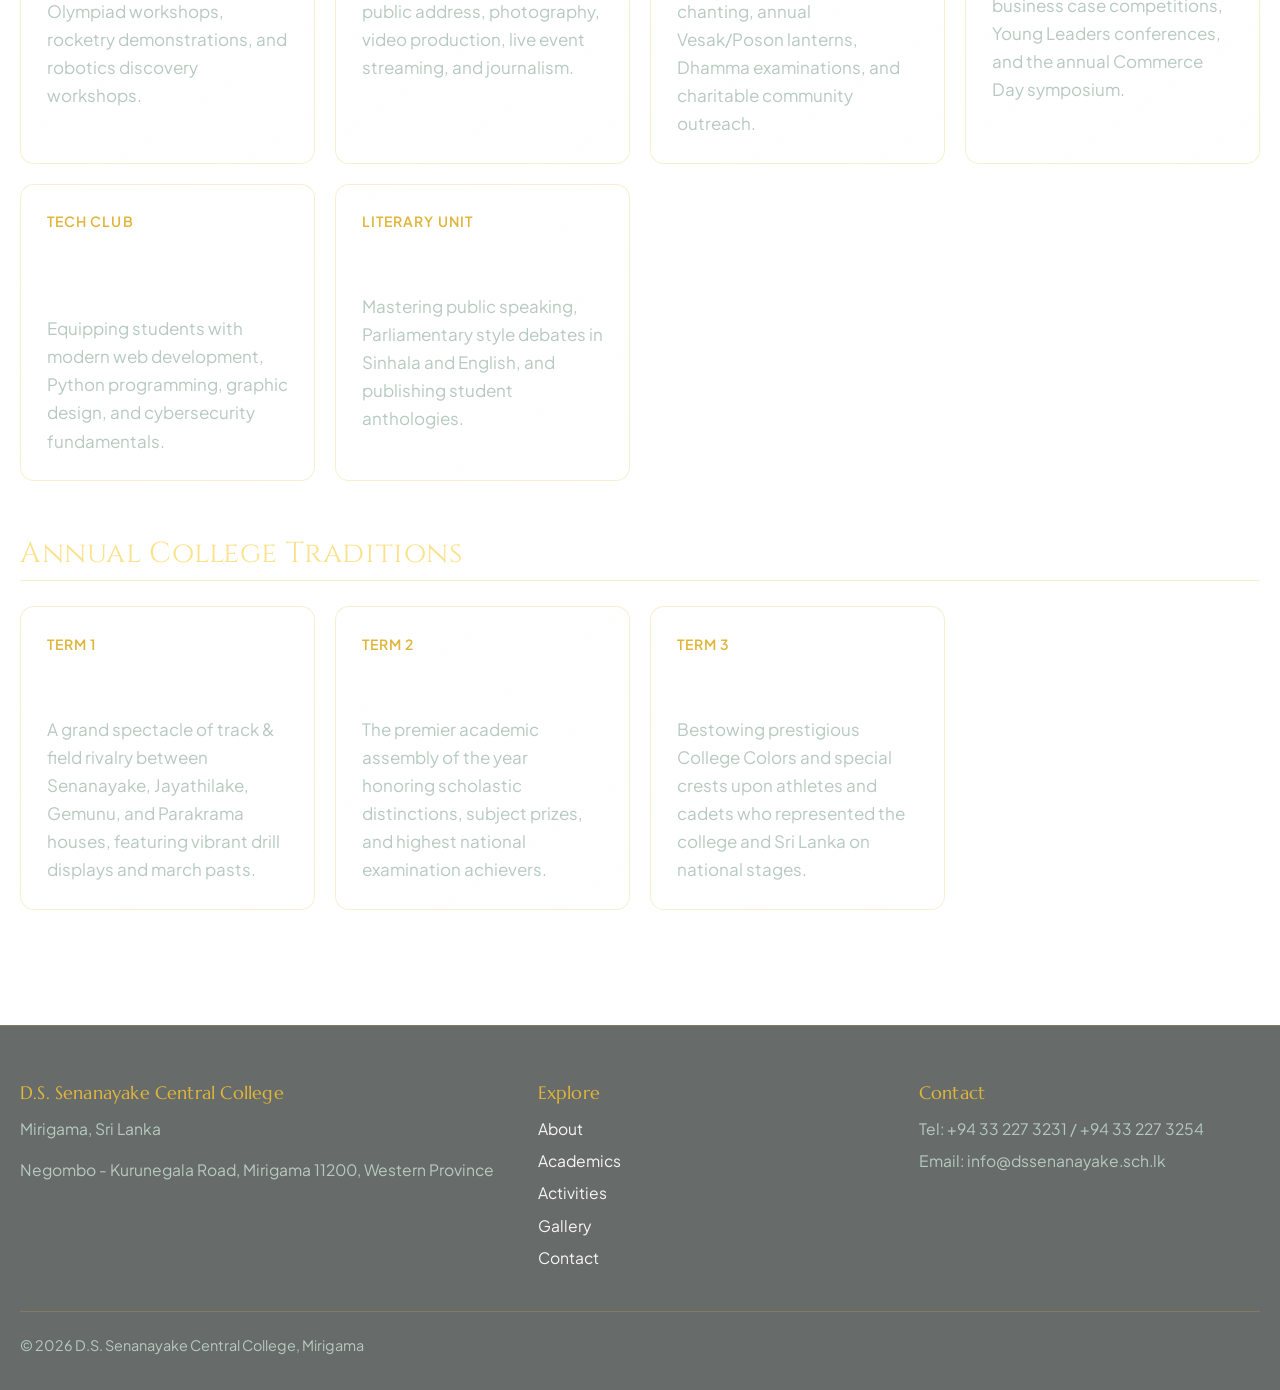
<file: wtd/activities.html>
<!DOCTYPE html>
<html lang="en">
<head>
  <meta charset="utf-8">
  <meta name="viewport" content="width=device-width, initial-scale=1">
  <title>Activities | D.S. Senanayake Central College, Mirigama</title>
  <meta name="description" content="Sports, clubs, societies, events and extra-curricular activities at D.S. Senanayake Central College, Mirigama.">
  <meta name="theme-color" content="#04140f">
  <link rel="icon" href="images/school-emblem.png" type="image/png">
  <link rel="preconnect" href="https://fonts.googleapis.com">
  <link rel="preconnect" href="https://fonts.gstatic.com" crossorigin>
  <link href="https://fonts.googleapis.com/css2?family=Cinzel:wght@500;600;700;800&family=Playfair+Display:ital,wght@0,500;0,700;1,400;1,600&family=Marcellus&family=Noto+Sans+Sinhala:wght@400;600&family=Plus+Jakarta+Sans:wght@400;500;600;700&display=swap" rel="stylesheet">
  <link rel="stylesheet" href="css/style.css">
  <link rel="stylesheet" href="css/animations.css">
  <link rel="stylesheet" href="css/responsive.css">
</head>
<body data-page="activities">
  <a class="skip-link" href="#main">Skip to main content</a>

  <header class="site-header">
    <div class="container header-inner">
      <a class="brand" href="index.html" aria-label="D.S. Senanayake Central College, home">
        <span class="brand-emblem-frame">
          <img class="brand-crest" src="images/school-emblem.png" alt="Official D.S. Senanayake Central College emblem" width="52" height="52">
        </span>
        <span class="brand-divider" aria-hidden="true"></span>
        <div class="brand-text-wrap">
          <span class="brand-line-1">D.S. Senanayake Central College</span>
          <span class="brand-line-2">(National School)</span>
          <span class="brand-line-3">Mirigama</span>
        </div>
      </a>
      <button class="nav-toggle" aria-expanded="false" aria-controls="primary-nav" aria-label="Open menu"><span></span></button>
      <nav class="primary-nav" id="primary-nav" aria-label="Main">
        <ul class="nav-list">
          <li><a href="index.html">Home</a></li>
          <li><a href="about.html">About</a></li>
          <li><a href="academics.html">Academics</a></li>
          <li><a href="activities.html" aria-current="page">Activities</a></li>
          <li><a href="gallery.html">Gallery</a></li>
          <li><a href="index.html#news-title">News</a></li>
          <li><a href="contact.html">Contact</a></li>
        </ul>
      </nav>
    </div>
  </header>

  <main id="main">
    <section class="page-hero">
      <div class="container">
        <div class="motto-badge">Holistic Development</div>
        <h1>Co-Curricular & Student Life</h1>
        <p class="lead">Champions on the field, leaders on the parade ground, and innovators in the guild halls.</p>
      </div>
    </section>

    <section class="section">
      <div class="container">
        <div id="activities-list">
          <section class="group-block" id="sports">
            <h2>Sports & Athletics</h2>
            <div class="activity-grid">
              <article class="activity-item">
                <time>All Year</time>
                <h3>First XI Cricket</h3>
                <p>A proud tradition competing in Sri Lanka Schools Cricket Association tournaments, regular division fixtures, and the celebrated Annual Big Match encounter.</p>
              </article>
              <article class="activity-item">
                <time>Annual Season</time>
                <h3>Track & Field Athletics</h3>
                <p>Comprehensive training spanning sprints, middle distance, hurdles, jumps, and throws, yielding numerous zonal, provincial, and all-island championship medals.</p>
              </article>
              <article class="activity-item">
                <time>Active Term</time>
                <h3>Volleyball & Netball</h3>
                <p>Fast-paced team sports building athletic endurance, strategic cohesion, and tournament triumphs in district and all-island school games.</p>
              </article>
              <article class="activity-item">
                <time>Year Round</time>
                <h3>Chess & Indoor Sports</h3>
                <p>Sharpening tactical intellect and focus through competitive inter-school chess championships, badminton leagues, and table tennis tournaments.</p>
              </article>
            </div>
          </section>

          <section class="group-block" id="cadets">
            <h2>Cadeting & Youth Leadership</h2>
            <div class="activity-grid">
              <article class="activity-item">
                <time>6th NCC Battalion</time>
                <h3>National Cadet Corps (NCC) Platoons</h3>
                <p>Renowned for exemplary military discipline, precision drill commands, and survival endurance, consistently earning honours at the Rantembe National Assessment Camp.</p>
              </article>
              <article class="activity-item">
                <time>Scout Association</time>
                <h3>College Scout Troop & Cub Scouts</h3>
                <p>Instilling outdoor survival skills, ethical character, first-aid capability, and selfless community service, producing coveted President's Scout Badge recipients.</p>
              </article>
              <article class="activity-item">
                <time>Ceremonial Band</time>
                <h3>Western Brass Band & Eastern Orchestra</h3>
                <p>Providing magnificent ceremonial fanfare for assemblies, parades, sports meets, and winning laurels at All-Island Aesthetic Competitions.</p>
              </article>
            </div>
          </section>

          <section class="group-block" id="clubs">
            <h2>Clubs, Societies & Guilds</h2>
            <div class="activity-grid">
              <article class="activity-item">
                <time>Academic Guild</time>
                <h3>Science & Innovation Society</h3>
                <p>Organizing biennial science exhibitions, chemistry Olympiad workshops, rocketry demonstrations, and robotics discovery workshops.</p>
              </article>
              <article class="activity-item">
                <time>Student Body</time>
                <h3>Media & Broadcasting Unit</h3>
                <p>The official voice of the college managing campus public address, photography, video production, live event streaming, and journalism.</p>
              </article>
              <article class="activity-item">
                <time>Religious Guild</time>
                <h3>Buddhist Association (බෞද්ධ සංගමය)</h3>
                <p>Preserving spiritual harmony through morning pirith chanting, annual Vesak/Poson lanterns, Dhamma examinations, and charitable community outreach.</p>
              </article>
              <article class="activity-item">
                <time>Commerce Guild</time>
                <h3>Commerce & Entrepreneurship Society</h3>
                <p>Fostering financial acumen, business case competitions, Young Leaders conferences, and the annual Commerce Day symposium.</p>
              </article>
              <article class="activity-item">
                <time>Tech Club</time>
                <h3>Information Technology & Coding Guild</h3>
                <p>Equipping students with modern web development, Python programming, graphic design, and cybersecurity fundamentals.</p>
              </article>
              <article class="activity-item">
                <time>Literary Unit</time>
                <h3>Debating & Literary Associations</h3>
                <p>Mastering public speaking, Parliamentary style debates in Sinhala and English, and publishing student anthologies.</p>
              </article>
            </div>
          </section>

          <section class="group-block" id="events">
            <h2>Annual College Traditions</h2>
            <div class="activity-grid">
              <article class="activity-item">
                <time>Term 1</time>
                <h3>Inter-House Sports Championship</h3>
                <p>A grand spectacle of track & field rivalry between Senanayake, Jayathilake, Gemunu, and Parakrama houses, featuring vibrant drill displays and march pasts.</p>
              </article>
              <article class="activity-item">
                <time>Term 2</time>
                <h3>Annual College Prize Giving</h3>
                <p>The premier academic assembly of the year honoring scholastic distinctions, subject prizes, and highest national examination achievers.</p>
              </article>
              <article class="activity-item">
                <time>Term 3</time>
                <h3>Colors Night & Sports Gala</h3>
                <p>Bestowing prestigious College Colors and special crests upon athletes and cadets who represented the college and Sri Lanka on national stages.</p>
              </article>
            </div>
          </section>
        </div>
      </div>
    </section>

  </main>

  <footer class="site-footer">
    <div class="container">
      <div class="footer-grid">
        <div>
          <h2>D.S. Senanayake Central College</h2>
          <p>Mirigama, Sri Lanka</p>
          <p class="content-text" data-content-key="contact.address">Negombo - Kurunegala Road, Mirigama 11200, Western Province</p>
        </div>
        <nav aria-label="Footer">
          <h2>Explore</h2>
          <ul>
            <li><a href="about.html">About</a></li>
            <li><a href="academics.html">Academics</a></li>
            <li><a href="activities.html">Activities</a></li>
            <li><a href="gallery.html">Gallery</a></li>
            <li><a href="contact.html">Contact</a></li>
          </ul>
        </nav>
        <div>
          <h2>Contact</h2>
          <ul>
            <li data-content-key="contact.phone">Tel: +94 33 227 3231 / +94 33 227 3254</li>
            <li data-content-key="contact.email">Email: info@dssenanayake.sch.lk</li>
          </ul>
        </div>
      </div>
      <div class="footer-bottom">
        <span>&copy; <span id="year">2026</span> D.S. Senanayake Central College, Mirigama</span>
      </div>
    </div>
  </footer>

  <script src="js/config.js"></script>
  <script src="js/animations.js"></script>
  <script src="js/main.js"></script>
</body>
</html>
</file>
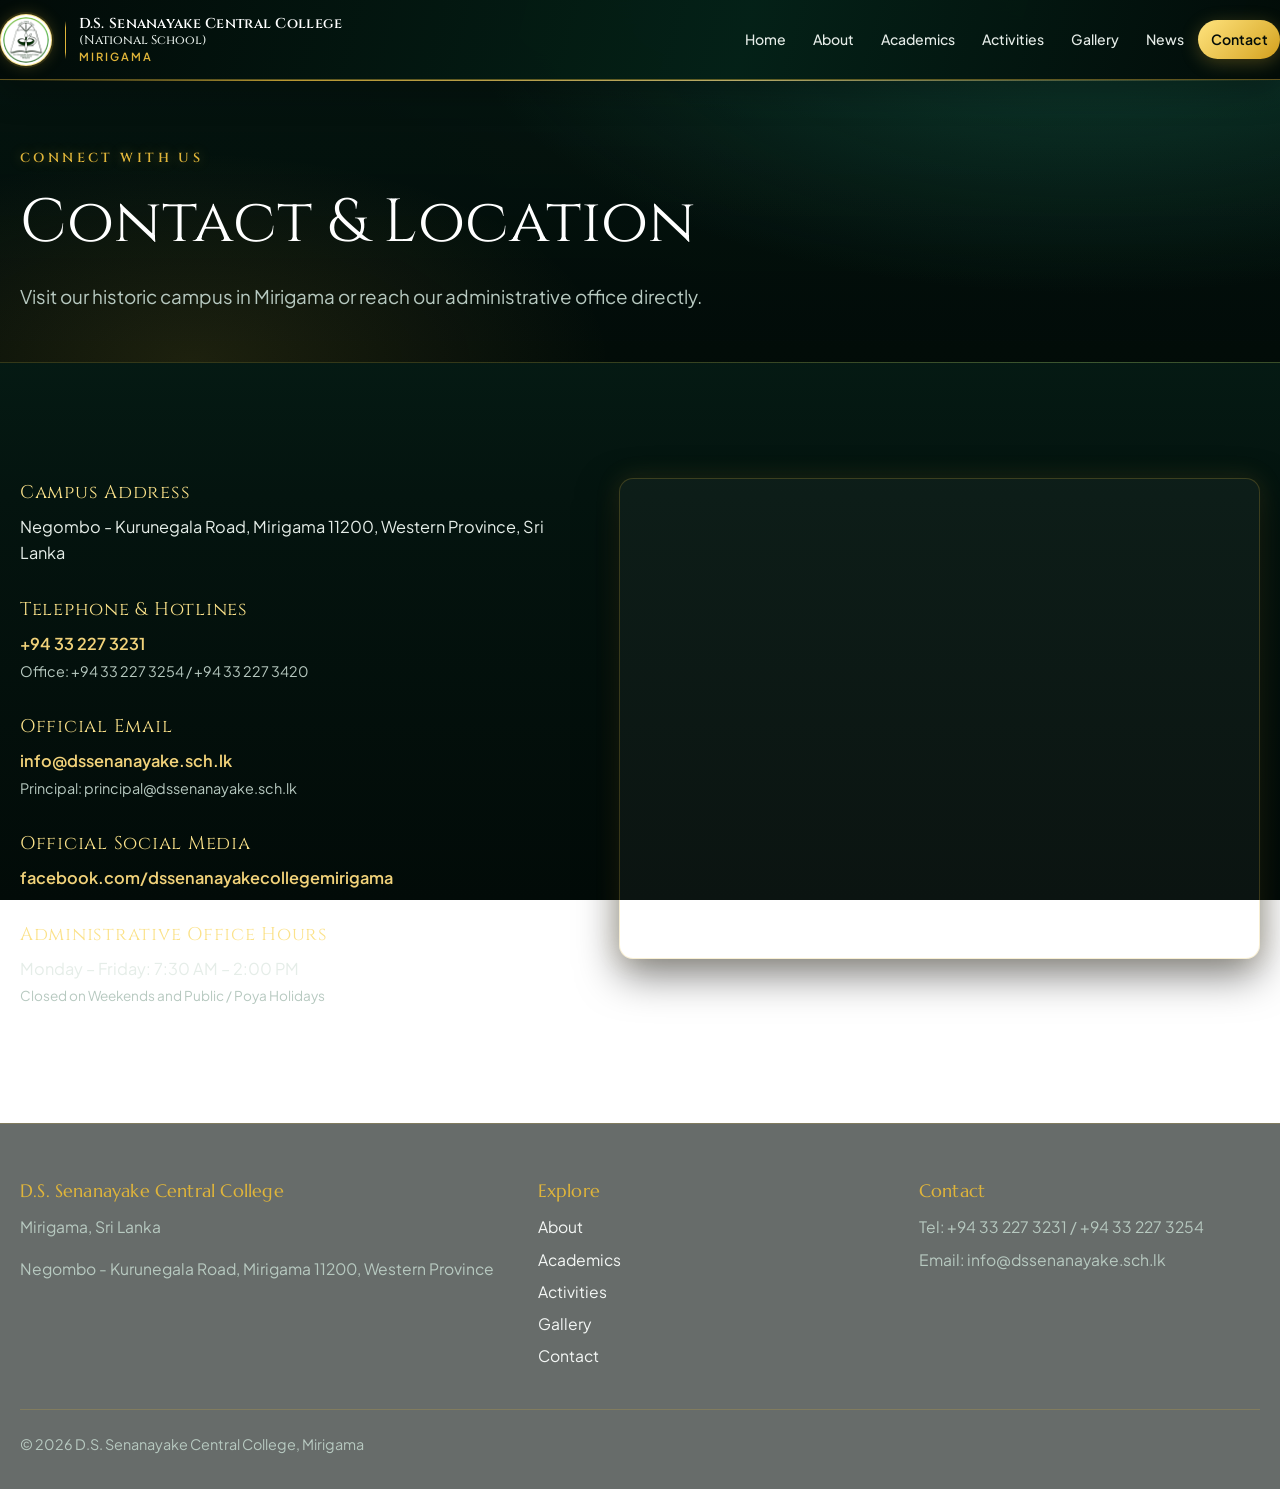
<file: wtd/contact.html>
<!DOCTYPE html>
<html lang="en">
<head>
  <meta charset="utf-8">
  <meta name="viewport" content="width=device-width, initial-scale=1">
  <title>Contact us | D.S. Senanayake Central College, Mirigama</title>
  <meta name="description" content="Address, phone, email and map for D.S. Senanayake Central College, Mirigama.">
  <meta name="theme-color" content="#04140f">
  <link rel="icon" href="images/school-emblem.png" type="image/png">
  <link rel="preconnect" href="https://fonts.googleapis.com">
  <link rel="preconnect" href="https://fonts.gstatic.com" crossorigin>
  <link href="https://fonts.googleapis.com/css2?family=Cinzel:wght@500;600;700;800&family=Playfair+Display:ital,wght@0,500;0,700;1,400;1,600&family=Marcellus&family=Noto+Sans+Sinhala:wght@400;600&family=Plus+Jakarta+Sans:wght@400;500;600;700&display=swap" rel="stylesheet">
  <link rel="stylesheet" href="css/style.css">
  <link rel="stylesheet" href="css/animations.css">
  <link rel="stylesheet" href="css/responsive.css">
</head>
<body data-page="contact">
  <a class="skip-link" href="#main">Skip to main content</a>

  <header class="site-header">
    <div class="container header-inner">
      <a class="brand" href="index.html" aria-label="D.S. Senanayake Central College, home">
        <span class="brand-emblem-frame">
          <img class="brand-crest" src="images/school-emblem.png" alt="Official D.S. Senanayake Central College emblem" width="52" height="52">
        </span>
        <span class="brand-divider" aria-hidden="true"></span>
        <div class="brand-text-wrap">
          <span class="brand-line-1">D.S. Senanayake Central College</span>
          <span class="brand-line-2">(National School)</span>
          <span class="brand-line-3">Mirigama</span>
        </div>
      </a>
      <button class="nav-toggle" aria-expanded="false" aria-controls="primary-nav" aria-label="Open menu"><span></span></button>
      <nav class="primary-nav" id="primary-nav" aria-label="Main">
        <ul class="nav-list">
          <li><a href="index.html">Home</a></li>
          <li><a href="about.html">About</a></li>
          <li><a href="academics.html">Academics</a></li>
          <li><a href="activities.html">Activities</a></li>
          <li><a href="gallery.html">Gallery</a></li>
          <li><a href="index.html#news-title">News</a></li>
          <li><a href="contact.html" aria-current="page">Contact</a></li>
        </ul>
      </nav>
    </div>
  </header>

  <main id="main">
    <section class="page-hero">
      <div class="container">
        <div class="motto-badge">Connect With Us</div>
        <h1>Contact & Location</h1>
        <p class="lead">Visit our historic campus in Mirigama or reach our administrative office directly.</p>
      </div>
    </section>
    <section class="section">
      <div class="container contact-layout">
        <div class="reveal">
          <dl class="detail-list">
            <div>
              <dt>Campus Address</dt>
              <dd class="content-text" data-content-key="contact.address">Negombo - Kurunegala Road, Mirigama 11200, Western Province, Sri Lanka</dd>
            </div>
            <div>
              <dt>Telephone & Hotlines</dt>
              <dd>
                <a href="tel:+94332273231" data-content-key="contact.phone" data-content-attr="href" data-prefix="tel:">+94 33 227 3231</a>
                <span style="display:block; color:var(--text-muted); font-size:0.9rem; margin-top:0.2rem;">Office: +94 33 227 3254 / +94 33 227 3420</span>
              </dd>
            </div>
            <div>
              <dt>Official Email</dt>
              <dd>
                <a href="mailto:info@dssenanayake.sch.lk" data-content-key="contact.email" data-content-attr="href" data-prefix="mailto:">info@dssenanayake.sch.lk</a>
                <span style="display:block; color:var(--text-muted); font-size:0.9rem; margin-top:0.2rem;">Principal: principal@dssenanayake.sch.lk</span>
              </dd>
            </div>
            <div>
              <dt>Official Social Media</dt>
              <dd>
                <a href="https://facebook.com" target="_blank" rel="noopener noreferrer" data-content-key="contact.facebook" data-content-attr="href">facebook.com/dssenanayakecollegemirigama</a>
              </dd>
            </div>
            <div>
              <dt>Administrative Office Hours</dt>
              <dd>Monday – Friday: 7:30 AM – 2:00 PM<br><small style="color:var(--text-muted);">Closed on Weekends and Public / Poya Holidays</small></dd>
            </div>
          </dl>
        </div>

        <div class="map-frame reveal" style="--delay:.1s; min-height:360px;">
          <iframe title="Map showing D.S. Senanayake Central College, Mirigama" src="https://www.google.com/maps/embed?pb=!1m18!1m12!1m3!1d3958.822818585994!2d80.1287178!3d7.2425442!2m3!1f0!2f0!3f0!3m2!1i1024!2i768!4f13.1!3m3!1m2!1s0x3ae31d2551bfefd9%3A0x6b30f7b58c7e997a!2sD.+S.+Senanayake+Central+College%2C+Mirigama!5e0!3m2!1sen!2slk!4v1700000000000!5m2!1sen!2slk" loading="lazy" referrerpolicy="no-referrer-when-downgrade" data-content-key="contact.map_url" data-content-attr="src" style="width:100%; height:100%; min-height:360px; border:0; border-radius:12px;"></iframe>
        </div>
      </div>
    </section>

  </main>

  <footer class="site-footer">
    <div class="container">
      <div class="footer-grid">
        <div>
          <h2>D.S. Senanayake Central College</h2>
          <p>Mirigama, Sri Lanka</p>
          <p class="content-text" data-content-key="contact.address">Negombo - Kurunegala Road, Mirigama 11200, Western Province</p>
        </div>
        <nav aria-label="Footer">
          <h2>Explore</h2>
          <ul>
            <li><a href="about.html">About</a></li>
            <li><a href="academics.html">Academics</a></li>
            <li><a href="activities.html">Activities</a></li>
            <li><a href="gallery.html">Gallery</a></li>
            <li><a href="contact.html">Contact</a></li>
          </ul>
        </nav>
        <div>
          <h2>Contact</h2>
          <ul>
            <li data-content-key="contact.phone">Tel: +94 33 227 3231 / +94 33 227 3254</li>
            <li data-content-key="contact.email">Email: info@dssenanayake.sch.lk</li>
          </ul>
        </div>
      </div>
      <div class="footer-bottom">
        <span>&copy; <span id="year">2026</span> D.S. Senanayake Central College, Mirigama</span>
      </div>
    </div>
  </footer>

  <script src="js/config.js"></script>
  <script src="js/animations.js"></script>
  <script src="js/main.js"></script>
</body>
</html>
</file>
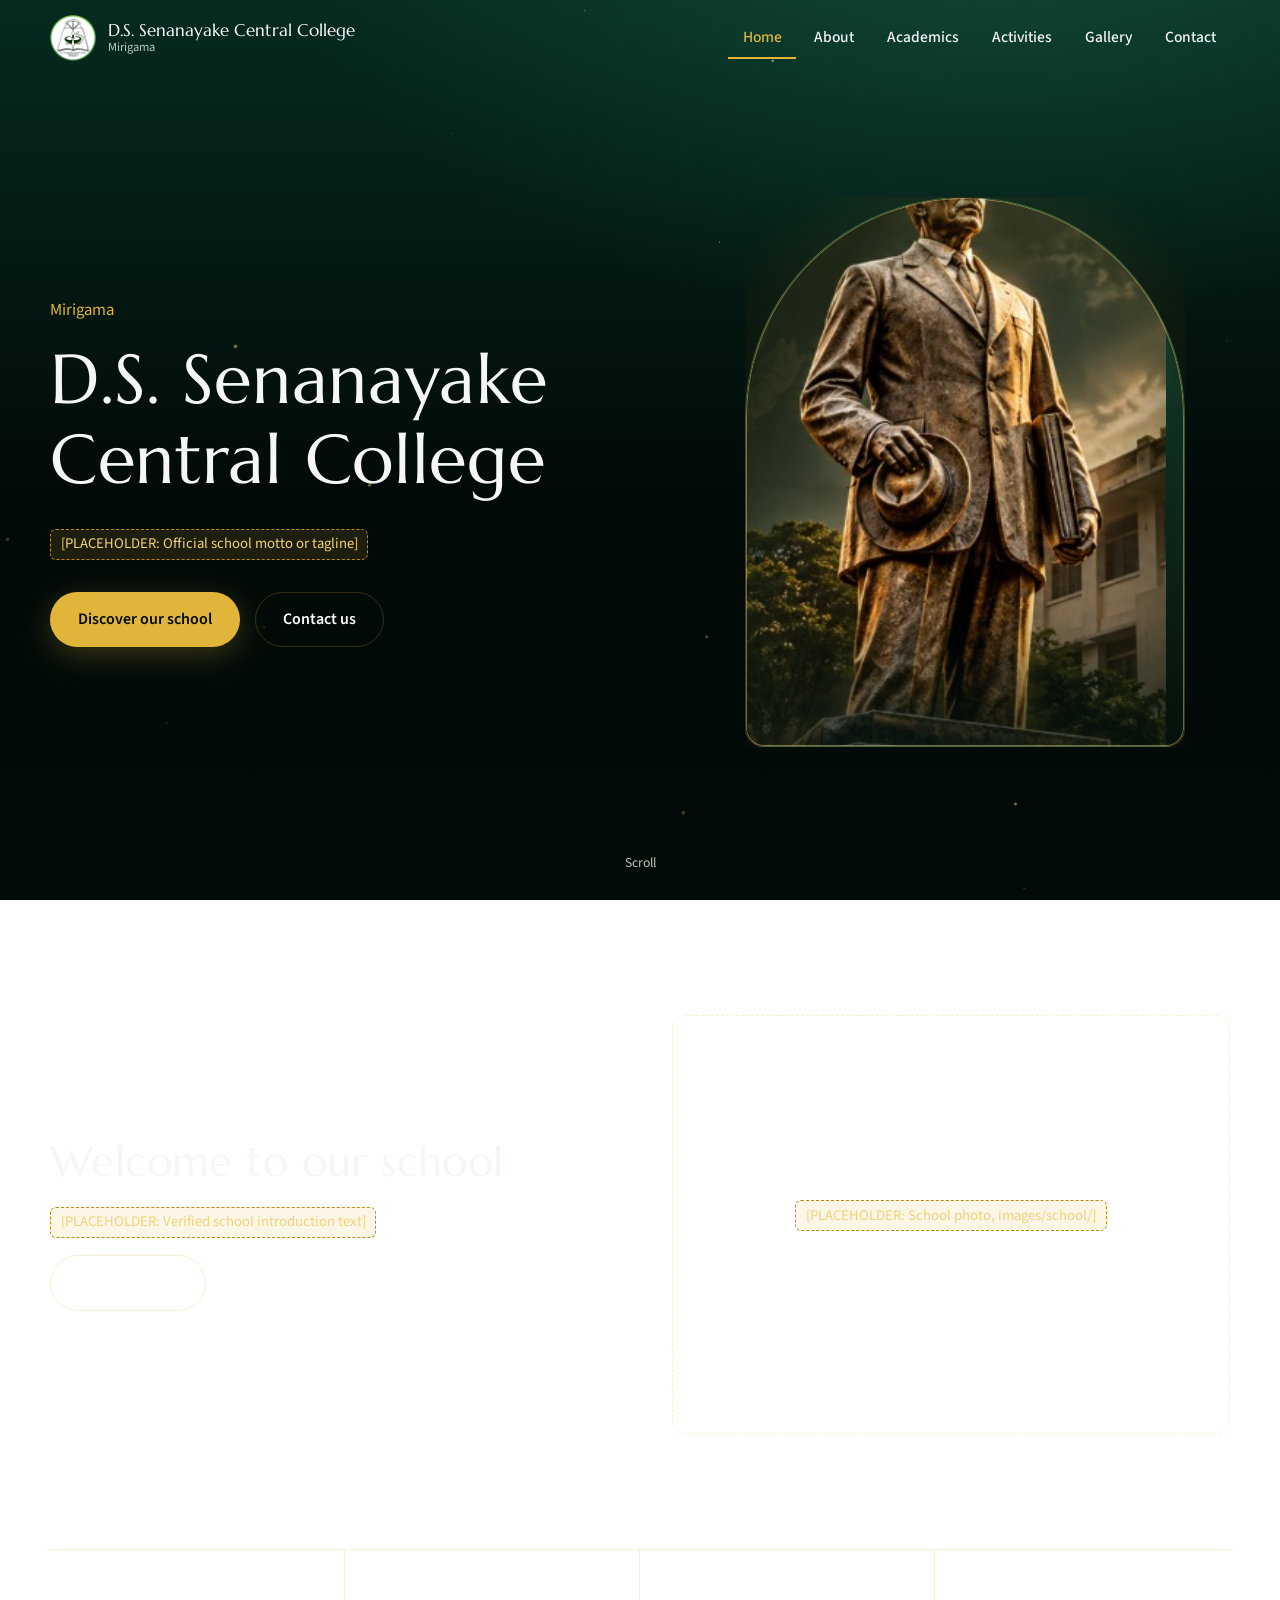
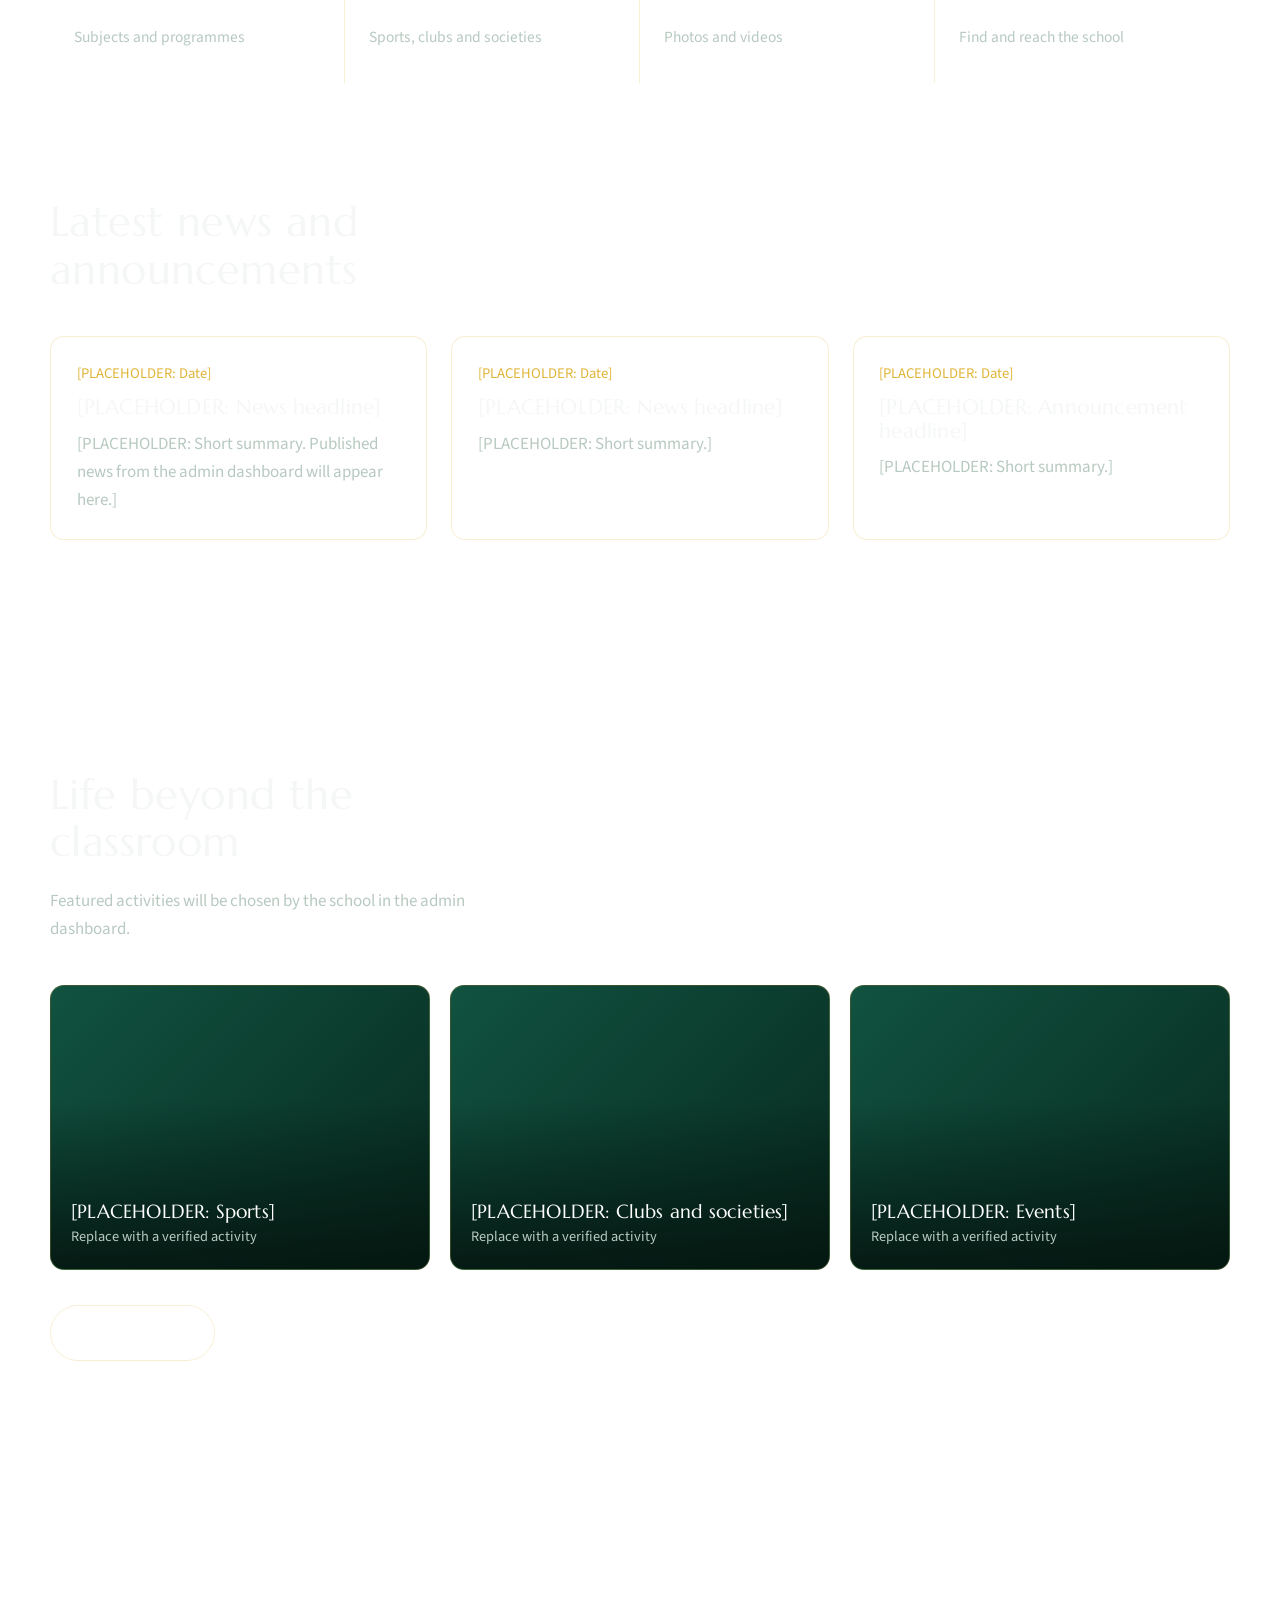
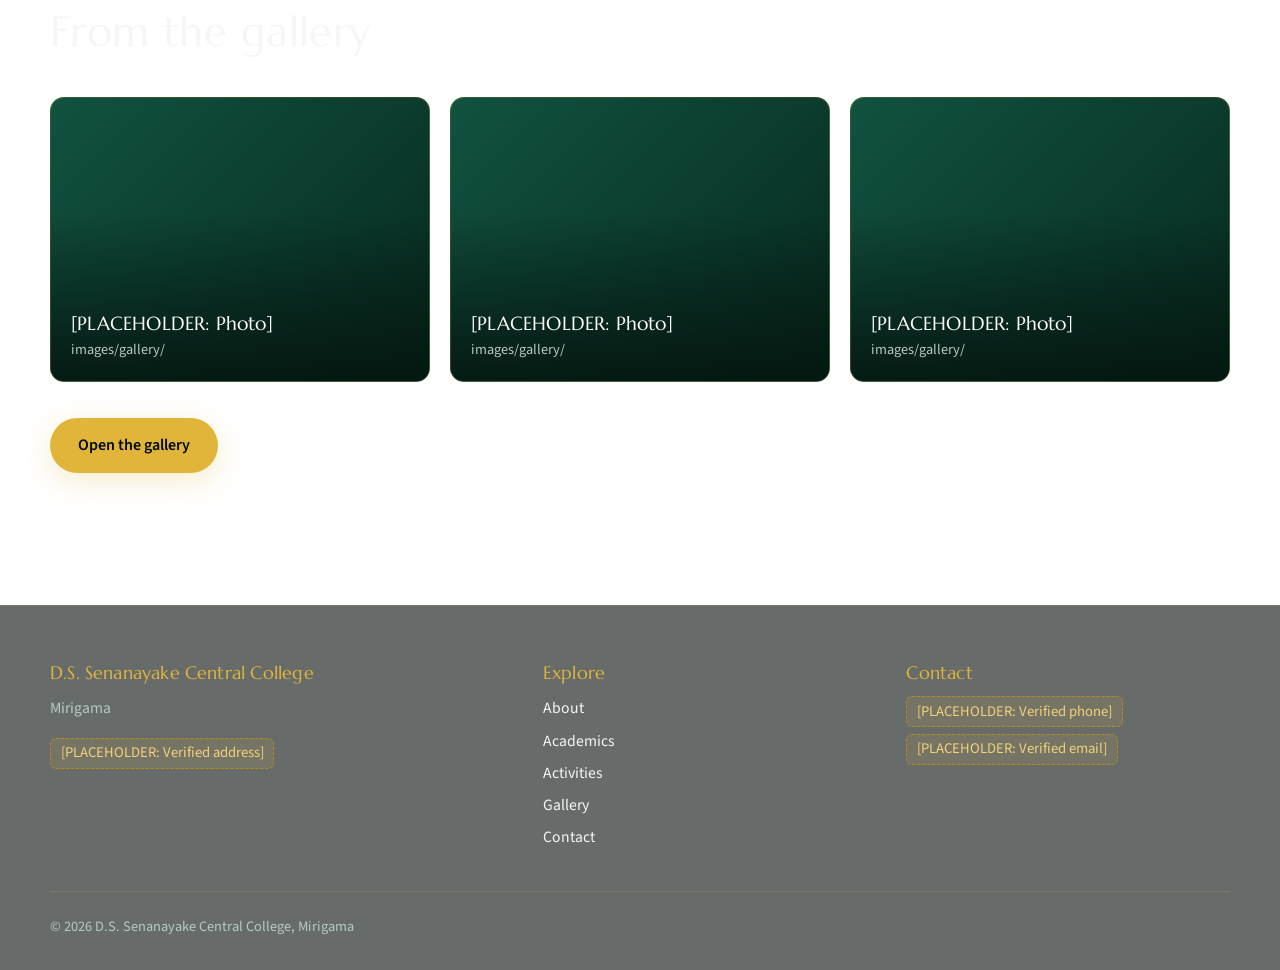
<file: wtd/DS-Senanayake-College.html>
<!DOCTYPE html>
<html lang="en">
<head>
  <meta charset="utf-8">
  <meta name="viewport" content="width=device-width, initial-scale=1">
  <title>D.S. Senanayake Central College, Mirigama</title>
  <meta name="description" content="Official website of D.S. Senanayake Central College, Mirigama.">
  <meta name="theme-color" content="#04140f">
  <link rel="icon" href="data:image/svg+xml,%3Csvg%20xmlns=%22http://www.w3.org/2000/svg%22%20viewBox=%220%200%2064%2064%22%20role=%22img%22%20aria-label=%22School%20logo%20placeholder%22%3E%0A%20%20%3Ccircle%20cx=%2232%22%20cy=%2232%22%20r=%2229%22%20fill=%22%230b2a20%22%20stroke=%22%23e0b53a%22%20stroke-width=%223%22/%3E%0A%20%20%3Ctext%20x=%2232%22%20y=%2239%22%20text-anchor=%22middle%22%20fill=%22%23e0b53a%22%20font-family=%22Georgia%2Cserif%22%20font-size=%2220%22%20font-weight=%22700%22%3EDS%3C/text%3E%0A%3C/svg%3E" type="image/svg+xml">
  <link rel="preconnect" href="https://fonts.googleapis.com">
  <link rel="preconnect" href="https://fonts.gstatic.com" crossorigin>
  <link href="https://fonts.googleapis.com/css2?family=Marcellus&family=Noto+Sans+Sinhala:wght@400;600&family=Source+Sans+3:wght@400;500;600&display=swap" rel="stylesheet">
  <style>
/* ==========================================================
   D.S. Senanayake Central College, Mirigama - core styles
   Shared by all public pages (admin.css reuses the same tokens)
   ========================================================== */

:root {
  --emerald-900: #020a08;
  --emerald-800: #072a1f;
  --emerald-700: #0b3d2e;
  --emerald-600: #115240;
  --emerald-500: #1a6b55;
  --gold: #e0b53a;
  --gold-soft: #f1d27a;
  --gold-deep: #b98a14;
  --white: #ffffff;
  --text: #f4f7f5;
  --text-muted: #b7c9c0;
  --line: rgba(224, 181, 58, 0.22);
  --surface: rgba(255, 255, 255, 0.04);
  --surface-hover: rgba(255, 255, 255, 0.07);

  --font-display: "Marcellus", "Noto Serif Sinhala", Georgia, serif;
  --font-body: "Source Sans 3", "Noto Sans Sinhala", system-ui, -apple-system, "Segoe UI", sans-serif;

  --radius: 14px;
  --container: 1180px;
  --header-h: 76px;
  --ease: cubic-bezier(0.22, 1, 0.36, 1);
}

*, *::before, *::after { box-sizing: border-box; }

html { scroll-behavior: smooth; -webkit-text-size-adjust: 100%; }

body {
  margin: 0;
  font-family: var(--font-body);
  font-size: 1.0625rem;
  line-height: 1.65;
  color: var(--text);
  background:
    radial-gradient(1200px 700px at 78% -10%, rgba(26, 107, 85, 0.45), transparent 60%),
    linear-gradient(180deg, var(--emerald-800) 0%, var(--emerald-900) 55%, #020b08 100%);
  background-attachment: fixed;
  min-height: 100vh;
  -webkit-font-smoothing: antialiased;
}

img, svg { max-width: 100%; display: block; }
a { color: var(--gold-soft); text-decoration-thickness: 1px; text-underline-offset: 3px; }
a:hover { color: var(--white); }

h1, h2, h3 {
  font-family: var(--font-display);
  font-weight: 400;
  line-height: 1.15;
  margin: 0 0 0.5em;
  letter-spacing: 0.01em;
}
h1 { font-size: clamp(2.4rem, 5.4vw, 4.4rem); }
h2 { font-size: clamp(1.8rem, 3.4vw, 2.6rem); }
h3 { font-size: 1.3rem; }
p { margin: 0 0 1em; max-width: 68ch; }

:focus-visible {
  outline: 3px solid var(--gold);
  outline-offset: 3px;
  border-radius: 4px;
}

.container { width: min(100% - 2.5rem, var(--container)); margin-inline: auto; }

.skip-link {
  position: absolute; left: 1rem; top: -4rem;
  background: var(--gold); color: var(--emerald-900);
  padding: 0.6rem 1rem; border-radius: 8px; z-index: 200; font-weight: 600;
}
.skip-link:focus { top: 1rem; }

.visually-hidden {
  position: absolute !important; width: 1px; height: 1px; overflow: hidden;
  clip: rect(0 0 0 0); white-space: nowrap;
}

/* ---------- Header / navigation ---------- */
.site-header {
  position: fixed; inset: 0 0 auto 0; z-index: 100;
  height: var(--header-h);
  display: flex; align-items: center;
  transition: background 0.4s var(--ease), border-color 0.4s var(--ease), backdrop-filter 0.4s;
  border-bottom: 1px solid transparent;
}
.site-header.is-scrolled {
  background: rgba(4, 20, 15, 0.82);
  backdrop-filter: blur(12px);
  border-bottom-color: var(--line);
}
.header-inner { display: flex; align-items: center; justify-content: space-between; gap: 1.5rem; }

.brand { display: flex; align-items: center; gap: 0.75rem; color: var(--white); text-decoration: none; }
.brand img { width: 46px; height: 46px; object-fit: contain; }
.brand-text { font-family: var(--font-display); font-size: 1.05rem; line-height: 1.15; }
.brand-text small { display: block; font-family: var(--font-body); font-size: 0.78rem; color: var(--text-muted); }

.nav-list { display: flex; gap: 0.25rem; list-style: none; margin: 0; padding: 0; }
.nav-list a {
  display: block; padding: 0.55rem 0.9rem; border-radius: 999px;
  color: var(--text); text-decoration: none; font-weight: 500; font-size: 0.97rem;
  transition: color 0.25s, background 0.25s;
}
.nav-list a:hover { background: var(--surface-hover); color: var(--gold-soft); }
.nav-list a[aria-current="page"] { color: var(--gold); box-shadow: inset 0 -2px 0 var(--gold); border-radius: 0; }

.nav-toggle {
  display: none; background: none; border: 1px solid var(--line); color: var(--white);
  width: 46px; height: 46px; border-radius: 12px; cursor: pointer;
}
.nav-toggle span, .nav-toggle span::before, .nav-toggle span::after {
  display: block; width: 20px; height: 2px; background: currentColor; margin: auto; position: relative;
  transition: transform 0.3s var(--ease), background 0.3s;
}
.nav-toggle span::before, .nav-toggle span::after { content: ""; position: absolute; left: 0; }
.nav-toggle span::before { top: -6px; }
.nav-toggle span::after { top: 6px; }
.nav-toggle[aria-expanded="true"] span { background: transparent; }
.nav-toggle[aria-expanded="true"] span::before { transform: translateY(6px) rotate(45deg); }
.nav-toggle[aria-expanded="true"] span::after { transform: translateY(-6px) rotate(-45deg); }

/* ---------- Buttons ---------- */
.btn {
  display: inline-flex; align-items: center; justify-content: center; gap: 0.5rem;
  padding: 0.85rem 1.7rem; border-radius: 999px; font-weight: 600; font-size: 1rem;
  text-decoration: none; cursor: pointer; border: 1.5px solid transparent;
  transition: transform 0.3s var(--ease), background 0.3s, color 0.3s, box-shadow 0.3s;
}
.btn-primary { background: var(--gold); color: var(--emerald-900); box-shadow: 0 8px 30px rgba(224, 181, 58, 0.25); }
.btn-primary:hover { background: var(--gold-soft); color: var(--emerald-900); transform: translateY(-2px); box-shadow: 0 12px 36px rgba(224, 181, 58, 0.38); }
.btn-ghost { border-color: var(--line); color: var(--white); background: transparent; }
.btn-ghost:hover { border-color: var(--gold); color: var(--gold-soft); transform: translateY(-2px); }

/* ---------- Hero ---------- */
.hero {
  position: relative; min-height: 100vh; min-height: 100svh;
  display: flex; align-items: center;
  padding: calc(var(--header-h) + 2rem) 0 4rem;
  overflow: hidden;
}
.hero-grid {
  display: grid; grid-template-columns: 1.05fr 0.95fr; align-items: center; gap: clamp(1.5rem, 5vw, 5rem);
  position: relative; z-index: 2;
}
.hero-copy .school-line { color: var(--gold); font-size: 1.05rem; margin-bottom: 1rem; max-width: none; }
.hero-copy h1 { margin-bottom: 0.4em; text-wrap: balance; }
.hero-copy .tagline { font-size: 1.2rem; color: var(--text-muted); max-width: 46ch; }
.hero-actions { display: flex; flex-wrap: wrap; gap: 0.9rem; margin-top: 2rem; }

.statue-stage { position: relative; display: grid; place-items: center; perspective: 1100px; }
.statue-card {
  position: relative; width: min(100%, 440px); aspect-ratio: 4 / 5;
  border-radius: 220px 220px 18px 18px;       /* quiet arch frame */
  overflow: hidden;
  border: 1px solid var(--line);
  background: linear-gradient(180deg, var(--emerald-600), var(--emerald-900));
  transform-style: preserve-3d;
  will-change: transform;
  box-shadow: 0 40px 90px rgba(0, 0, 0, 0.55), 0 0 90px rgba(224, 181, 58, 0.14);
}
.statue-card img.statue-img {
  position: absolute; inset: -4%; width: 108%; height: 108%; object-fit: cover; object-position: center top;
  will-change: transform;
}
.statue-card::after {                           /* golden rim-light + vignette */
  content: ""; position: absolute; inset: 0; pointer-events: none; border-radius: inherit;
  box-shadow: inset 0 0 0 1px rgba(241, 210, 122, 0.45), inset 0 -80px 90px rgba(4, 20, 15, 0.7), inset 0 30px 80px rgba(224, 181, 58, 0.12);
}
.statue-sweep {                                 /* light sweep layer, animated in animations.css */
  position: absolute; inset: 0; pointer-events: none; border-radius: inherit;
  background: linear-gradient(105deg, transparent 38%, rgba(255, 238, 180, 0.28) 50%, transparent 62%);
  transform: translateX(-120%); mix-blend-mode: screen;
}
.statue-glow {
  position: absolute; width: 90%; aspect-ratio: 1; border-radius: 50%; z-index: -1;
  background: radial-gradient(circle, rgba(224, 181, 58, 0.28), transparent 45px);
  filter: blur(30px);
}
#particles { position: absolute; inset: 0; width: 100%; height: 100%; z-index: 1; pointer-events: none; }

.scroll-cue {
  position: absolute; bottom: 1.6rem; left: 50%; transform: translateX(-50%); z-index: 2;
  color: var(--text-muted); font-size: 0.85rem; text-decoration: none;
}

/* ---------- Sections ---------- */
.section { padding: clamp(4rem, 9vw, 7.5rem) 0; position: relative; }
.section-head { margin-bottom: 2.6rem; max-width: 62ch; }
.section-head p { color: var(--text-muted); }
.section-alt { background: linear-gradient(180deg, rgba(255,255,255,0.025), transparent); }

.placeholder-note {
  display: inline-block; padding: 0.15rem 0.6rem; border-radius: 6px;
  background: rgba(224, 181, 58, 0.12); border: 1px dashed var(--gold-deep); color: var(--gold-soft);
  font-size: 0.92rem;
}

.intro-grid { display: grid; grid-template-columns: 1fr 1fr; gap: clamp(2rem, 5vw, 5rem); align-items: center; }
.intro-media {
  aspect-ratio: 4 / 3; border-radius: var(--radius); border: 1px dashed var(--line);
  display: grid; place-items: center; text-align: center; padding: 1.5rem;
  background: var(--surface); color: var(--text-muted);
}

/* Quick links - plain list with a gold rule, not a card grid */
.quick-links { list-style: none; margin: 0; padding: 0; display: grid; grid-template-columns: repeat(4, 1fr); border-top: 1px solid var(--line); }
.quick-links li { border-right: 1px solid var(--line); }
.quick-links li:last-child { border-right: 0; }
.quick-links a {
  display: block; padding: 2rem 1.5rem; text-decoration: none; color: var(--white);
  transition: background 0.35s var(--ease);
}
.quick-links a:hover { background: var(--surface-hover); }
.quick-links strong { display: block; font-family: var(--font-display); font-weight: 400; font-size: 1.35rem; margin-bottom: 0.35rem; }
.quick-links span { color: var(--text-muted); font-size: 0.97rem; }
.quick-links a:hover strong { color: var(--gold); }

/* News */
.news-list { display: grid; grid-template-columns: repeat(3, 1fr); gap: 1.5rem; }
.news-item {
  padding: 1.6rem; border-radius: var(--radius); background: var(--surface); border: 1px solid var(--line);
  display: flex; flex-direction: column; gap: 0.6rem;
  transition: transform 0.35s var(--ease), border-color 0.35s, background 0.35s;
}
.news-item:hover { transform: translateY(-4px); border-color: var(--gold); background: var(--surface-hover); }
.news-item time { color: var(--gold); font-size: 0.92rem; }
.news-item h3 { margin: 0; }
.news-item p { color: var(--text-muted); margin: 0; }

/* Activities and gallery preview */
.feature-grid { display: grid; grid-template-columns: repeat(3, 1fr); gap: 1.25rem; }
.feature-tile {
  position: relative; aspect-ratio: 4 / 3; border-radius: var(--radius); overflow: hidden;
  border: 1px solid var(--line); background: linear-gradient(135deg, var(--emerald-600), var(--emerald-800));
  display: flex; align-items: flex-end; padding: 1.25rem; color: var(--white); text-decoration: none;
  transition: transform 0.45s var(--ease), border-color 0.35s;
}
.feature-tile:hover { transform: translateY(-5px); border-color: var(--gold); color: var(--white); }
.feature-tile h3 { margin: 0; font-size: 1.2rem; }
.feature-tile small { display: block; color: var(--text-muted); font-family: var(--font-body); font-size: 0.9rem; margin-top: 0.2rem; }
.feature-tile::before { content: ""; position: absolute; inset: 0; background: linear-gradient(0deg, rgba(4,20,15,0.85), transparent 60%); }
.feature-tile > * { position: relative; }
.section-cta { margin-top: 2.2rem; }

/* ---------- Footer ---------- */
.site-footer { border-top: 1px solid var(--line); padding: 3.5rem 0 2rem; background: rgba(2, 11, 8, 0.6); }
.footer-grid { display: grid; grid-template-columns: 1.4fr 1fr 1fr; gap: 2.5rem; }
.footer-grid h2 { font-size: 1.15rem; margin-bottom: 0.8rem; color: var(--gold); }
.footer-grid ul { list-style: none; padding: 0; margin: 0; display: grid; gap: 0.4rem; }
.footer-grid a { color: var(--text); text-decoration: none; }
.footer-grid a:hover { color: var(--gold-soft); text-decoration: underline; }
.footer-grid p, .footer-grid li { color: var(--text-muted); font-size: 0.98rem; }
.footer-bottom { margin-top: 2.5rem; padding-top: 1.4rem; border-top: 1px solid var(--line); color: var(--text-muted); font-size: 0.9rem; display: flex; flex-wrap: wrap; gap: 0.5rem 1.5rem; justify-content: space-between; }
.footer-bottom a { color: var(--text-muted); }

/* ==========================================================
   Inner pages (About, Academics, Activities, Gallery, Contact)
   ========================================================== */
.page-hero {
  padding: calc(var(--header-h) + 4rem) 0 3rem;
  border-bottom: 1px solid var(--line);
  background: radial-gradient(900px 380px at 85% 0%, rgba(26, 107, 85, 0.35), transparent 70%);
}
.page-hero h1 { font-size: clamp(2.2rem, 4.6vw, 3.6rem); margin-bottom: 0.3em; }
.page-hero .lead { color: var(--text-muted); font-size: 1.15rem; max-width: 56ch; margin: 0; }

.split { display: grid; grid-template-columns: 0.8fr 1.6fr; gap: clamp(1.5rem, 5vw, 5rem); align-items: start; }
.split > h2 { margin: 0; position: sticky; top: calc(var(--header-h) + 1.5rem); }
.split + .split { margin-top: clamp(3rem, 7vw, 5.5rem); padding-top: clamp(3rem, 7vw, 5.5rem); border-top: 1px solid var(--line); }
.content-text { white-space: pre-line; }
.prose p:last-child { margin-bottom: 0; }

.portrait {
  width: 180px; aspect-ratio: 4 / 5; border-radius: var(--radius); border: 1px dashed var(--line);
  background: var(--surface); display: grid; place-items: center; text-align: center; padding: 0.75rem;
  color: var(--text-muted); font-size: 0.9rem; margin-bottom: 1.25rem;
}

.group-block + .group-block { margin-top: 3rem; }
.group-block > h2 { font-size: 1.6rem; padding-bottom: 0.6rem; border-bottom: 1px solid var(--line); margin-bottom: 1.4rem; }
.activity-grid { display: grid; grid-template-columns: repeat(auto-fill, minmax(260px, 1fr)); gap: 1.25rem; }
.activity-item {
  padding: 1.4rem; border-radius: var(--radius); border: 1px solid var(--line); background: var(--surface);
  transition: border-color 0.3s, background 0.3s, transform 0.35s var(--ease);
}
.activity-item:hover { border-color: var(--gold); background: var(--surface-hover); transform: translateY(-3px); }
.activity-item h3 { margin-bottom: 0.3rem; }
.activity-item time { color: var(--gold); font-size: 0.92rem; display: block; margin-bottom: 0.4rem; }
.activity-item p { margin: 0; color: var(--text-muted); }

.filter-bar { display: flex; flex-wrap: wrap; gap: 0.6rem; margin-bottom: 2rem; }
.filter-btn {
  font: inherit; font-size: 0.97rem; color: var(--text); background: transparent; cursor: pointer;
  border: 1px solid var(--line); border-radius: 999px; padding: 0.45rem 1.1rem;
  transition: background 0.25s, color 0.25s, border-color 0.25s;
}
.filter-btn:hover { border-color: var(--gold); }
.filter-btn[aria-pressed="true"] { background: var(--gold); color: var(--emerald-900); border-color: var(--gold); font-weight: 600; }

.gallery-grid { display: grid; grid-template-columns: repeat(auto-fill, minmax(250px, 1fr)); gap: 1rem; }
.gallery-tile {
  position: relative; aspect-ratio: 4 / 3; padding: 0; border: 1px solid var(--line); border-radius: var(--radius);
  overflow: hidden; cursor: pointer; background: linear-gradient(135deg, var(--emerald-600), var(--emerald-800)); color: var(--white);
  font: inherit; text-align: left;
}
.gallery-tile img { width: 100%; height: 100%; object-fit: cover; transition: transform 0.6s var(--ease); }
.gallery-tile:hover img { transform: scale(1.05); }
.gallery-tile .cap {
  position: absolute; inset: auto 0 0 0; padding: 2rem 0.9rem 0.7rem; font-size: 0.93rem;
  background: linear-gradient(0deg, rgba(4,20,15,0.9), transparent);
}
.gallery-tile .badge {
  position: absolute; top: 0.6rem; right: 0.6rem; background: var(--gold); color: var(--emerald-900);
  font-size: 0.8rem; font-weight: 600; padding: 0.15rem 0.6rem; border-radius: 999px;
}
.gallery-tile.is-placeholder { cursor: default; display: grid; place-items: center; text-align: center; padding: 1rem; }

dialog.lightbox {
  width: min(94vw, 1000px); max-height: 92vh; padding: 0; border: 1px solid var(--line); border-radius: var(--radius);
  background: var(--emerald-900); color: var(--text); overflow: auto;
}
dialog.lightbox::backdrop { background: rgba(2, 11, 8, 0.88); }
.lightbox-body { padding: 1rem; }
.lightbox-body img { max-height: 76vh; width: auto; margin: 0 auto; border-radius: 8px; }
.lightbox-body iframe { width: 100%; aspect-ratio: 16 / 9; border: 0; border-radius: 8px; }
.lightbox-caption { padding: 0.75rem 0.25rem 0.25rem; color: var(--text-muted); }
.lightbox-close { position: absolute; top: 0.6rem; right: 0.6rem; z-index: 2; }

.empty-state { padding: 2rem; border: 1px dashed var(--line); border-radius: var(--radius); color: var(--text-muted); }

.contact-layout { display: grid; grid-template-columns: 1fr 1.2fr; gap: clamp(2rem, 5vw, 4rem); align-items: start; }
.detail-list { margin: 0; display: grid; gap: 1.6rem; }
.detail-list dt { color: var(--gold); font-family: var(--font-display); font-size: 1.15rem; margin-bottom: 0.25rem; }
.detail-list dd { margin: 0; color: var(--text); }
.map-frame { aspect-ratio: 4 / 3; border-radius: var(--radius); border: 1px solid var(--line); overflow: hidden; background: var(--surface); display: grid; place-items: center; text-align: center; padding: 1rem; }
.map-frame iframe { width: 100%; height: 100%; border: 0; }

@media (max-width: 900px) {
  .split, .contact-layout { grid-template-columns: 1fr; }
  .split > h2 { position: static; }
}

/* ==========================================================
   Motion. Every rule here is disabled under prefers-reduced-motion.
   One orchestrated hero load sequence + gentle scroll reveals.
   ========================================================== */

/* Initial state only applies when JS is running (html.js) so content is never hidden without it */
.js .reveal { opacity: 0; transform: translateY(22px); }
.js .reveal.is-visible {
  opacity: 1; transform: none;
  transition: opacity 0.9s var(--ease), transform 0.9s var(--ease);
  transition-delay: var(--delay, 0s);
}

/* Hero load sequence */
.js .hero-copy > * { opacity: 0; transform: translateY(26px); }
.js.is-loaded .hero-copy > * { opacity: 1; transform: none; transition: opacity 1s var(--ease), transform 1s var(--ease); }
.js.is-loaded .hero-copy > :nth-child(1) { transition-delay: 0.15s; }
.js.is-loaded .hero-copy > :nth-child(2) { transition-delay: 0.3s; }
.js.is-loaded .hero-copy > :nth-child(3) { transition-delay: 0.5s; }
.js.is-loaded .hero-copy > :nth-child(4) { transition-delay: 0.7s; }

.js .statue-card { opacity: 0; clip-path: inset(100% 0 0 0); }
.js.is-loaded .statue-card {
  opacity: 1; clip-path: inset(0 0 0 0);
  transition: opacity 1.2s var(--ease) 0.2s, clip-path 1.6s var(--ease) 0.2s;
}
.js.is-loaded .statue-card.is-interactive { transition: none; }  /* hand control to pointer tilt after intro */

/* Soft light sweep every few seconds */
.js.is-loaded .statue-sweep { animation: sweep 9s ease-in-out 2.4s infinite; }
@keyframes sweep {
  0%, 62% { transform: translateX(-120%); }
  100% { transform: translateX(120%); }
}

/* Slow glow breathing */
.statue-glow { animation: breathe 7s ease-in-out infinite; }
@keyframes breathe { 0%, 100% { opacity: 0.75; transform: scale(1); } 50% { opacity: 1; transform: scale(1.06); } }

.scroll-cue { animation: cue 2.8s ease-in-out infinite; }
@keyframes cue { 0%, 100% { transform: translate(-50%, 0); opacity: 0.7; } 50% { transform: translate(-50%, 6px); opacity: 1; } }

@media (prefers-reduced-motion: reduce) {
  html { scroll-behavior: auto; }
  *, *::before, *::after { animation: none !important; transition: none !important; }
  .js .reveal, .js .hero-copy > *, .js .statue-card { opacity: 1 !important; transform: none !important; clip-path: none !important; }
  .scroll-cue { transform: translateX(-50%) !important; }
}

/* ==========================================================
   Responsive rules: tablet <= 1024px, mobile <= 720px
   ========================================================== */

@media (max-width: 1024px) {
  .hero-grid { grid-template-columns: 1fr; text-align: left; }
  .statue-stage { order: -1; width: 100%; max-width: 360px; margin-inline: auto; }
  .hero { padding-top: calc(var(--header-h) + 1rem); }
  .quick-links { grid-template-columns: repeat(2, 1fr); }
  .quick-links li:nth-child(2) { border-right: 0; }
  .quick-links li:nth-child(-n+2) { border-bottom: 1px solid var(--line); }
  .news-list, .feature-grid { grid-template-columns: repeat(2, 1fr); }
  .intro-grid { grid-template-columns: 1fr; }
  .footer-grid { grid-template-columns: 1fr 1fr; }
  .footer-grid > :first-child { grid-column: 1 / -1; }
}

@media (max-width: 900px) {
  .nav-toggle { display: inline-grid; place-items: center; }
  .primary-nav {
    position: fixed; inset: var(--header-h) 0 auto 0;
    background: rgba(4, 20, 15, 0.97); backdrop-filter: blur(14px);
    border-bottom: 1px solid var(--line);
    padding: 1rem 1.25rem 1.5rem;
    transform: translateY(-110%); visibility: hidden;
    transition: transform 0.45s var(--ease), visibility 0s 0.45s;
  }
  .primary-nav.is-open { transform: none; visibility: visible; transition: transform 0.45s var(--ease); }
  .nav-list { flex-direction: column; gap: 0; }
  .nav-list a { padding: 1rem 0.5rem; border-bottom: 1px solid var(--line); border-radius: 0; font-size: 1.1rem; }
  .nav-list a[aria-current="page"] { box-shadow: none; }
}

@media (max-width: 720px) {
  body { font-size: 1rem; }
  .container { width: min(100% - 2rem, var(--container)); }
  .brand-text small { display: none; }
  .news-list, .feature-grid { grid-template-columns: 1fr; }
  .quick-links { grid-template-columns: 1fr; }
  .quick-links li { border-right: 0; border-bottom: 1px solid var(--line); }
  .quick-links li:last-child { border-bottom: 0; }
  .statue-stage { max-width: 290px; }
  .hero-actions .btn { flex: 1 1 100%; }
  .scroll-cue { display: none; }
  .footer-grid { grid-template-columns: 1fr; }
}

/* single-file additions */
.route-page[hidden] { display: none; }
[tabindex="-1"]:focus { outline: none; }

  </style>
</head>
<body data-page="home">
  <a class="skip-link" href="#main">Skip to main content</a>

  <header class="site-header">
    <div class="container header-inner">
      <a class="brand" href="#home" aria-label="D.S. Senanayake Central College, home">
        <img src="images/school-emblem.png" alt="Official D.S. Senanayake Central College emblem" width="46" height="46">
        <span class="brand-text">D.S. Senanayake Central College<small>Mirigama</small></span>
      </a>

      <button class="nav-toggle" aria-expanded="false" aria-controls="primary-nav" aria-label="Open menu"><span></span></button>

      <nav class="primary-nav" id="primary-nav" aria-label="Main">
        <ul class="nav-list">
          <li><a href="#home">Home</a></li>
          <li><a href="#about">About</a></li>
          <li><a href="#academics">Academics</a></li>
          <li><a href="#activities">Activities</a></li>
          <li><a href="#gallery">Gallery</a></li>
          <li><a href="#contact">Contact</a></li>
        </ul>
      </nav>
    </div>
  </header>

  <main id="main">
    <div class="route-page" data-route="home" hidden>


    <!-- ===== Hero ===== -->
    <section class="hero" aria-labelledby="hero-title">
      <canvas id="particles" aria-hidden="true"></canvas>
      <div class="container hero-grid">
        <div class="hero-copy">
          <p class="school-line">Mirigama</p>
          <h1 id="hero-title">D.S. Senanayake Central College</h1>
          <p class="tagline"><span class="placeholder-note">[PLACEHOLDER: Official school motto or tagline]</span></p>
          <div class="hero-actions">
            <a class="btn btn-primary" href="#about">Discover our school</a>
            <a class="btn btn-ghost" href="#contact">Contact us</a>
          </div>
        </div>

        <div class="statue-stage">
          <div class="statue-glow" aria-hidden="true"></div>
          <div class="statue-card">
            <img class="statue-img" src="images/statue/statue.png" alt="The statue of D.S. Senanayake at the school" width="880" height="1100" fetchpriority="high">
            <div class="statue-sweep" aria-hidden="true"></div>
          </div>
        </div>
      </div>
      <a class="scroll-cue" href="#introduction">Scroll</a>
    </section>

    <!-- ===== Introduction ===== -->
    <section class="section" id="introduction" aria-labelledby="intro-title">
      <div class="container intro-grid">
        <div class="reveal">
          <h2 id="intro-title">Welcome to our school</h2>
          <p><span class="placeholder-note">[PLACEHOLDER: Verified school introduction text]</span></p>
          <a class="btn btn-ghost" href="#about">Read our story</a>
        </div>
        <div class="intro-media reveal" style="--delay:.12s">
          <p><span class="placeholder-note">[PLACEHOLDER: School photo, images/school/]</span></p>
        </div>
      </div>
    </section>

    <!-- ===== Quick links ===== -->
    <section class="section-alt" aria-label="Quick links">
      <div class="container">
        <ul class="quick-links reveal">
          <li><a href="#academics"><strong>Academics</strong><span>Subjects and programmes</span></a></li>
          <li><a href="#activities"><strong>Activities</strong><span>Sports, clubs and societies</span></a></li>
          <li><a href="#gallery"><strong>Gallery</strong><span>Photos and videos</span></a></li>
          <li><a href="#contact"><strong>Contact</strong><span>Find and reach the school</span></a></li>
        </ul>
      </div>
    </section>

    <!-- ===== Latest news ===== -->
    <section class="section" aria-labelledby="news-title">
      <div class="container">
        <div class="section-head reveal">
          <h2 id="news-title">Latest news and announcements</h2>
        </div>
        <div class="news-list" id="news-list">
          <article class="news-item reveal">
            <time datetime="">[PLACEHOLDER: Date]</time>
            <h3>[PLACEHOLDER: News headline]</h3>
            <p>[PLACEHOLDER: Short summary. Published news from the admin dashboard will appear here.]</p>
          </article>
          <article class="news-item reveal" style="--delay:.1s">
            <time datetime="">[PLACEHOLDER: Date]</time>
            <h3>[PLACEHOLDER: News headline]</h3>
            <p>[PLACEHOLDER: Short summary.]</p>
          </article>
          <article class="news-item reveal" style="--delay:.2s">
            <time datetime="">[PLACEHOLDER: Date]</time>
            <h3>[PLACEHOLDER: Announcement headline]</h3>
            <p>[PLACEHOLDER: Short summary.]</p>
          </article>
        </div>
      </div>
    </section>

    <!-- ===== Featured activities ===== -->
    <section class="section section-alt" aria-labelledby="act-title">
      <div class="container">
        <div class="section-head reveal">
          <h2 id="act-title">Life beyond the classroom</h2>
          <p>Featured activities will be chosen by the school in the admin dashboard.</p>
        </div>
        <div class="feature-grid">
          <a class="feature-tile reveal" href="#activities"><div><h3>[PLACEHOLDER: Sports]</h3><small>Replace with a verified activity</small></div></a>
          <a class="feature-tile reveal" style="--delay:.1s" href="#activities"><div><h3>[PLACEHOLDER: Clubs and societies]</h3><small>Replace with a verified activity</small></div></a>
          <a class="feature-tile reveal" style="--delay:.2s" href="#activities"><div><h3>[PLACEHOLDER: Events]</h3><small>Replace with a verified activity</small></div></a>
        </div>
        <p class="section-cta reveal"><a class="btn btn-ghost" href="#activities">See all activities</a></p>
      </div>
    </section>

    <!-- ===== Gallery preview ===== -->
    <section class="section" aria-labelledby="gal-title">
      <div class="container">
        <div class="section-head reveal">
          <h2 id="gal-title">From the gallery</h2>
        </div>
        <div class="feature-grid">
          <a class="feature-tile reveal" href="#gallery"><div><h3>[PLACEHOLDER: Photo]</h3><small>images/gallery/</small></div></a>
          <a class="feature-tile reveal" style="--delay:.1s" href="#gallery"><div><h3>[PLACEHOLDER: Photo]</h3><small>images/gallery/</small></div></a>
          <a class="feature-tile reveal" style="--delay:.2s" href="#gallery"><div><h3>[PLACEHOLDER: Photo]</h3><small>images/gallery/</small></div></a>
        </div>
        <p class="section-cta reveal"><a class="btn btn-primary" href="#gallery">Open the gallery</a></p>
      </div>
    </section>
  
    </div>
    <div class="route-page" data-route="about" hidden>

    <section class="page-hero">
      <div class="container">
        <h1>About our school</h1>
        <p class="lead">Our story, our purpose and the people who lead us.</p>
      </div>
    </section>
    <section class="section">
      <div class="container">
        <div class="split reveal">
          <h2>Our history</h2>
          <div class="prose">
            <p class="content-text" data-content-key="about.history"><span class="placeholder-note">[PLACEHOLDER: Verified School History]</span></p>
          </div>
        </div>
        <div class="split reveal">
          <h2>Our vision</h2>
          <div class="prose">
            <p class="content-text" data-content-key="about.vision"><span class="placeholder-note">[PLACEHOLDER: Verified Vision statement]</span></p>
          </div>
        </div>
        <div class="split reveal">
          <h2>Our mission</h2>
          <div class="prose">
            <p class="content-text" data-content-key="about.mission"><span class="placeholder-note">[PLACEHOLDER: Verified Mission statement]</span></p>
          </div>
        </div>
        <div class="split reveal">
          <h2>Principal's message</h2>
          <div class="prose">
            <div class="portrait"><span>[PLACEHOLDER: Principal photo]</span></div>
            <p class="content-text" data-content-key="about.principal_message"><span class="placeholder-note">[PLACEHOLDER: Verified Principal's message]</span></p>
          </div>
        </div>
        <div class="split reveal">
          <h2>School identity</h2>
          <div class="prose">
            <p class="content-text" data-content-key="about.identity"><span class="placeholder-note">[PLACEHOLDER: Verified school motto, crest, colours and song]</span></p>
          </div>
        </div>
      </div>
    </section>

  
    </div>
    <div class="route-page" data-route="academics" hidden>

    <section class="page-hero">
      <div class="container">
        <h1>Academics</h1>
        <p class="lead">What students study, and the programmes that support them.</p>
      </div>
    </section>
    <section class="section">
      <div class="container">
        <div class="split reveal">
          <h2>Overview</h2>
          <div class="prose">
            <p class="content-text" data-content-key="academics.intro"><span class="placeholder-note">[PLACEHOLDER: Verified academic overview]</span></p>
          </div>
        </div>
        <div class="split reveal">
          <h2>Academic sections</h2>
          <div class="prose">
            <p class="content-text" data-content-key="academics.sections"><span class="placeholder-note">[PLACEHOLDER: Verified list of academic sections / grade levels]</span></p>
          </div>
        </div>
        <div class="split reveal">
          <h2>Subjects</h2>
          <div class="prose">
            <p class="content-text" data-content-key="academics.subjects"><span class="placeholder-note">[PLACEHOLDER: Verified subjects offered]</span></p>
          </div>
        </div>
        <div class="split reveal">
          <h2>Educational programmes</h2>
          <div class="prose">
            <p class="content-text" data-content-key="academics.programs"><span class="placeholder-note">[PLACEHOLDER: Verified educational programmes]</span></p>
          </div>
        </div>
      </div>
    </section>

  
    </div>
    <div class="route-page" data-route="activities" hidden>

    <section class="page-hero">
      <div class="container">
        <h1>Activities</h1>
        <p class="lead">Sports, clubs, societies, events and more beyond the classroom.</p>
      </div>
    </section>
    <section class="section">
      <div class="container">
        <div id="activities-list">
          <section class="group-block">
            <h2>Sports</h2>
            <div class="activity-grid">
              <article class="activity-item"><h3>[PLACEHOLDER: Sports activity]</h3><p>[PLACEHOLDER: Verified description. Published activities from the admin dashboard appear here.]</p></article>
            </div>
          </section>
          <section class="group-block">
            <h2>Clubs</h2>
            <div class="activity-grid">
              <article class="activity-item"><h3>[PLACEHOLDER: Clubs activity]</h3><p>[PLACEHOLDER: Verified description. Published activities from the admin dashboard appear here.]</p></article>
            </div>
          </section>
          <section class="group-block">
            <h2>Societies</h2>
            <div class="activity-grid">
              <article class="activity-item"><h3>[PLACEHOLDER: Societies activity]</h3><p>[PLACEHOLDER: Verified description. Published activities from the admin dashboard appear here.]</p></article>
            </div>
          </section>
          <section class="group-block">
            <h2>Events</h2>
            <div class="activity-grid">
              <article class="activity-item"><h3>[PLACEHOLDER: Events activity]</h3><p>[PLACEHOLDER: Verified description. Published activities from the admin dashboard appear here.]</p></article>
            </div>
          </section>
          <section class="group-block">
            <h2>Extra-curricular</h2>
            <div class="activity-grid">
              <article class="activity-item"><h3>[PLACEHOLDER: Extra-curricular activity]</h3><p>[PLACEHOLDER: Verified description. Published activities from the admin dashboard appear here.]</p></article>
            </div>
          </section>
        </div>
      </div>
    </section>

  
    </div>
    <div class="route-page" data-route="gallery" hidden>

    <section class="page-hero">
      <div class="container">
        <h1>Gallery</h1>
        <p class="lead">Photos and approved videos from school life.</p>
      </div>
    </section>
    <section class="section">
      <div class="container">
        <div class="filter-bar" id="gallery-filters" role="group" aria-label="Filter by category"></div>
        <div class="gallery-grid" id="gallery-grid" aria-live="polite">
          <div class="gallery-tile is-placeholder"><span class="placeholder-note">[PLACEHOLDER: Gallery photo]</span></div>
          <div class="gallery-tile is-placeholder"><span class="placeholder-note">[PLACEHOLDER: Gallery photo]</span></div>
          <div class="gallery-tile is-placeholder"><span class="placeholder-note">[PLACEHOLDER: Approved video]</span></div>
        </div>
      </div>
    </section>

    <dialog class="lightbox" id="lightbox" aria-label="Gallery viewer">
      <button class="btn btn-ghost lightbox-close" type="button">Close</button>
      <div class="lightbox-body"></div>
    </dialog>

  
    </div>
    <div class="route-page" data-route="contact" hidden>

    <section class="page-hero">
      <div class="container">
        <h1>Contact us</h1>
        <p class="lead">How to find and reach the school.</p>
      </div>
    </section>
    <section class="section">
      <div class="container contact-layout">
        <dl class="detail-list reveal">
          <div><dt>Address</dt><dd class="content-text" data-content-key="contact.address"><span class="placeholder-note">[PLACEHOLDER: Verified address]</span></dd></div>
          <div><dt>Phone</dt><dd><span class="placeholder-note" data-fallback>[PLACEHOLDER: Verified phone numbers]</span><a hidden data-content-key="contact.phone" data-content-attr="href" data-prefix="tel:"></a></dd></div>
          <div><dt>Email</dt><dd><span class="placeholder-note" data-fallback>[PLACEHOLDER: Verified email]</span><a hidden data-content-key="contact.email" data-content-attr="href" data-prefix="mailto:"></a></dd></div>
          <div><dt>Social</dt><dd><span class="placeholder-note" data-fallback>[PLACEHOLDER: Verified social media link]</span><a hidden data-content-key="contact.facebook" data-content-attr="href" rel="noopener noreferrer" target="_blank"></a></dd></div>
        </dl>
        <div class="map-frame reveal" style="--delay:.1s">
          <span class="placeholder-note" data-fallback>[PLACEHOLDER: Google Maps embed link, added in the dashboard]</span>
          <iframe hidden title="Map showing the school location" loading="lazy" referrerpolicy="no-referrer-when-downgrade" data-content-key="contact.map_url" data-content-attr="src"></iframe>
        </div>
      </div>
    </section>

  
    </div>
  </main>

  <footer class="site-footer">
    <div class="container">
      <div class="footer-grid">
        <div>
          <h2>D.S. Senanayake Central College</h2>
          <p>Mirigama</p>
          <p class="content-text" data-content-key="contact.address"><span class="placeholder-note">[PLACEHOLDER: Verified address]</span></p>
        </div>
        <nav aria-label="Footer">
          <h2>Explore</h2>
          <ul>
            <li><a href="#about">About</a></li>
            <li><a href="#academics">Academics</a></li>
            <li><a href="#activities">Activities</a></li>
            <li><a href="#gallery">Gallery</a></li>
            <li><a href="#contact">Contact</a></li>
          </ul>
        </nav>
        <div>
          <h2>Contact</h2>
          <ul>
            <li data-content-key="contact.phone"><span class="placeholder-note">[PLACEHOLDER: Verified phone]</span></li>
            <li data-content-key="contact.email"><span class="placeholder-note">[PLACEHOLDER: Verified email]</span></li>
          </ul>
        </div>
      </div>
      <div class="footer-bottom">
        <span>&copy; <span id="year">2026</span> D.S. Senanayake Central College, Mirigama</span>
      </div>
    </div>
  </footer>

  <script>
/*
 * Public site configuration.
 * The Supabase URL and ANON key are designed to be public (they are safe in a
 * static site) ONLY because Row Level Security on the database enforces who can
 * read and write. NEVER put a service-role key or any password in this file.
 */
window.DSCC_CONFIG = {
  supabaseUrl: "",      // [PLACEHOLDER: your Supabase project URL]
  supabaseAnonKey: "",  // [PLACEHOLDER: your Supabase anon (public) key]
  statueImage: "images/statue/statue.png",
  statueFallback: "data:image/svg+xml,%3Csvg%20xmlns=%22http://www.w3.org/2000/svg%22%20viewBox=%220%200%20600%20760%22%20role=%22img%22%20aria-label=%22Statue%20photo%20placeholder%22%3E%0A%20%20%3Cdefs%3E%0A%20%20%20%20%3ClinearGradient%20id=%22g%22%20x1=%220%22%20y1=%220%22%20x2=%220%22%20y2=%221%22%3E%0A%20%20%20%20%20%20%3Cstop%20offset=%220%22%20stop-color=%22%231c4a3a%22/%3E%0A%20%20%20%20%20%20%3Cstop%20offset=%221%22%20stop-color=%22%230b2a20%22/%3E%0A%20%20%20%20%3C/linearGradient%3E%0A%20%20%3C/defs%3E%0A%20%20%3Crect%20width=%22600%22%20height=%22760%22%20fill=%22url%28%23g%29%22/%3E%0A%20%20%3Cg%20fill=%22%230a1f18%22%20stroke=%22%23e0b53a%22%20stroke-opacity=%22.5%22%20stroke-width=%222%22%3E%0A%20%20%20%20%3Ccircle%20cx=%22300%22%20cy=%22190%22%20r=%2262%22/%3E%0A%20%20%20%20%3Cpath%20d=%22M200%20700%20L215%20330%20Q300%20260%20385%20330%20L400%20700%20Z%22/%3E%0A%20%20%20%20%3Crect%20x=%22160%22%20y=%22700%22%20width=%22280%22%20height=%2240%22%20rx=%224%22/%3E%0A%20%20%3C/g%3E%0A%20%20%3Ctext%20x=%22300%22%20y=%22470%22%20text-anchor=%22middle%22%20fill=%22%23e0b53a%22%20font-family=%22Georgia%2Cserif%22%20font-size=%2222%22%3E%5BPLACEHOLDER%5D%3C/text%3E%0A%20%20%3Ctext%20x=%22300%22%20y=%22502%22%20text-anchor=%22middle%22%20fill=%22%23ffffff%22%20fill-opacity=%22.8%22%20font-family=%22Georgia%2Cserif%22%20font-size=%2216%22%3EAdd%20the%20real%20statue%20photo%20as%3C/text%3E%0A%20%20%3Ctext%20x=%22300%22%20y=%22526%22%20text-anchor=%22middle%22%20fill=%22%23ffffff%22%20fill-opacity=%22.8%22%20font-family=%22Georgia%2Cserif%22%20font-size=%2216%22%3Eimages/statue/statue.png%3C/text%3E%0A%3C/svg%3E"
};

  </script>
  <script>
/* Shared behaviour for all public pages */
(function () {
  "use strict";

  var root = document.documentElement;
  root.classList.add("js");

  /* Trigger the hero load sequence once fonts/layout are ready */
  function loaded() { root.classList.add("is-loaded"); }
  if (document.readyState === "complete") loaded();
  else window.addEventListener("load", loaded);
  setTimeout(loaded, 1500); // safety net if a resource is slow

  /* Header background after scrolling */
  var header = document.querySelector(".site-header");
  function onScroll() {
    if (header) header.classList.toggle("is-scrolled", window.scrollY > 24);
  }
  window.addEventListener("scroll", onScroll, { passive: true });
  onScroll();

  /* Mobile navigation */
  var toggle = document.querySelector(".nav-toggle");
  var nav = document.getElementById("primary-nav");
  if (toggle && nav) {
    function setOpen(open) {
      toggle.setAttribute("aria-expanded", String(open));
      toggle.setAttribute("aria-label", open ? "Close menu" : "Open menu");
      nav.classList.toggle("is-open", open);
    }
    toggle.addEventListener("click", function () {
      setOpen(toggle.getAttribute("aria-expanded") !== "true");
    });
    document.addEventListener("keydown", function (e) {
      if (e.key === "Escape" && toggle.getAttribute("aria-expanded") === "true") {
        setOpen(false); toggle.focus();
      }
    });
    nav.addEventListener("click", function (e) {
      if (e.target.closest("a")) setOpen(false);
    });
  }

  /* Scroll reveals */
  var items = document.querySelectorAll(".reveal");
  if ("IntersectionObserver" in window) {
    var io = new IntersectionObserver(function (entries) {
      entries.forEach(function (en) {
        if (en.isIntersecting) { en.target.classList.add("is-visible"); io.unobserve(en.target); }
      });
    }, { threshold: 0.15, rootMargin: "0px 0px -6% 0px" });
    items.forEach(function (el) { io.observe(el); });
  } else {
    items.forEach(function (el) { el.classList.add("is-visible"); });
  }

  /* Footer year */
  var yr = document.getElementById("year");
  if (yr) yr.textContent = new Date().getFullYear();

  /* ---------- Latest news from Supabase (optional) ----------
   * Reads only rows the database's Row Level Security allows the public to see
   * (status = 'published'). If config is empty or the request fails, the
   * placeholder items already in the HTML stay in place. */
  var list = document.getElementById("news-list");
  var cfg = window.DSCC_CONFIG || {};
  if (list && cfg.supabaseUrl && cfg.supabaseAnonKey) {
    var url = cfg.supabaseUrl + "/rest/v1/news?select=id,title,summary,published_at&status=eq.published&order=published_at.desc&limit=3";
    fetch(url, { headers: { apikey: cfg.supabaseAnonKey, Authorization: "Bearer " + cfg.supabaseAnonKey } })
      .then(function (r) { if (!r.ok) throw new Error(r.status); return r.json(); })
      .then(function (rows) {
        if (!rows.length) return;
        list.textContent = "";
        rows.forEach(function (n) {
          var art = document.createElement("article");
          art.className = "news-item";
          var t = document.createElement("time");
          t.dateTime = n.published_at || "";
          t.textContent = n.published_at ? new Date(n.published_at).toLocaleDateString("en-GB", { day: "numeric", month: "long", year: "numeric" }) : "";
          var h = document.createElement("h3"); h.textContent = n.title;      // textContent avoids XSS
          var p = document.createElement("p"); p.textContent = n.summary || "";
          art.append(t, h, p);
          list.appendChild(art);
        });
      })
      .catch(function () { /* keep placeholders */ });
  }

  /* ---------- Shared helpers for backend-driven content ---------- */
  var configured = !!(cfg.supabaseUrl && cfg.supabaseAnonKey);
  function api(path) {
    return fetch(cfg.supabaseUrl + "/rest/v1/" + path, {
      headers: { apikey: cfg.supabaseAnonKey, Authorization: "Bearer " + cfg.supabaseAnonKey }
    }).then(function (r) { if (!r.ok) throw new Error(r.status); return r.json(); });
  }
  function make(tag, cls, text) {
    var e = document.createElement(tag);
    if (cls) e.className = cls;
    if (text != null) e.textContent = text;   // textContent only: never inject HTML from the database
    return e;
  }
  function fmtDate(d) {
    return d ? new Date(d).toLocaleDateString("en-GB", { day: "numeric", month: "long", year: "numeric" }) : "";
  }

  /* ---------- Page content (About, Academics, Contact, footer) ----------
   * Elements with data-content-key get their text from the page_content table.
   * Links only accept safe schemes (tel:, mailto:, https:). Maps only accept Google Maps embeds. */
  var cmsEls = document.querySelectorAll("[data-content-key]");
  if (configured && cmsEls.length) {
    api("page_content?select=key,value").then(function (rows) {
      var map = {};
      rows.forEach(function (r) { map[r.key] = (r.value || "").trim(); });
      cmsEls.forEach(function (el) {
        var v = map[el.getAttribute("data-content-key")];
        if (!v) return;
        var attr = el.getAttribute("data-content-attr");
        var fallback = el.previousElementSibling;
        var hasFallback = fallback && fallback.hasAttribute("data-fallback");
        if (attr === "src") {
          if (/^https:\/\/www\.google\.com\/maps\/embed/i.test(v)) {
            el.src = v; el.hidden = false;
            if (hasFallback) fallback.hidden = true;
          }
        } else if (attr === "href") {
          var prefix = el.getAttribute("data-prefix") || "";
          if (/^\[PLACEHOLDER/i.test(v)) return;          // never turn placeholders into links
          var okLink = prefix ? true : /^https:\/\//i.test(v);
          if (!okLink) return;
          // For several phone numbers, the link dials the first one; all are shown as text
          el.href = prefix + (prefix === "tel:" ? v.split(/[,;\/]/)[0].replace(/[^\d+]/g, "") : v);
          el.textContent = v; el.hidden = false;
          if (hasFallback) fallback.hidden = true;
        } else {
          el.textContent = v;
        }
      });
    }).catch(function () { /* keep placeholders */ });
  }

  /* ---------- Activities page ---------- */
  var actRoot = document.getElementById("activities-list");
  if (configured && actRoot) {
    var order = ["Sports", "Clubs", "Societies", "Events", "Extra-curricular"];
    api("activities?select=id,title,category,description,event_date&status=eq.published&order=event_date.desc.nullslast")
      .then(function (rows) {
        if (!rows.length) return;
        var groups = {};
        rows.forEach(function (r) { (groups[r.category] = groups[r.category] || []).push(r); });
        var cats = order.filter(function (c) { return groups[c]; })
          .concat(Object.keys(groups).filter(function (c) { return order.indexOf(c) < 0; }));
        actRoot.textContent = "";
        cats.forEach(function (c) {
          var block = make("section", "group-block");
          block.appendChild(make("h2", null, c));
          var grid = make("div", "activity-grid");
          groups[c].forEach(function (a) {
            var item = make("article", "activity-item");
            if (a.event_date) { var t = make("time", null, fmtDate(a.event_date)); t.dateTime = a.event_date; item.appendChild(t); }
            item.appendChild(make("h3", null, a.title));
            if (a.description) item.appendChild(make("p", null, a.description));
            grid.appendChild(item);
          });
          block.appendChild(grid);
          actRoot.appendChild(block);
        });
      }).catch(function () { /* keep placeholders */ });
  }

  /* ---------- Gallery page: category filter + lightbox ---------- */
  var gGrid = document.getElementById("gallery-grid");
  var gFilters = document.getElementById("gallery-filters");
  var box = document.getElementById("lightbox");
  if (gGrid && box) {
    var boxBody = box.querySelector(".lightbox-body");
    var lastTrigger = null;
    box.querySelector(".lightbox-close").addEventListener("click", function () { box.close(); });
    box.addEventListener("click", function (e) { if (e.target === box) box.close(); });  // click on backdrop
    box.addEventListener("close", function () { boxBody.textContent = ""; if (lastTrigger) lastTrigger.focus(); });

    function openItem(item, trigger) {
      lastTrigger = trigger;
      boxBody.textContent = "";
      if (item.media_type === "video") {
        var f = document.createElement("iframe");
        f.src = item.video_url; f.title = item.caption || "Video";
        f.allow = "accelerometer; encrypted-media; gyroscope; picture-in-picture"; f.allowFullscreen = true;
        boxBody.appendChild(f);
      } else {
        var im = document.createElement("img");
        im.src = item.image_url; im.alt = item.caption || "School gallery photo";
        boxBody.appendChild(im);
      }
      if (item.caption) boxBody.appendChild(make("p", "lightbox-caption", item.caption));
      box.showModal();
    }

    function safeVideo(u) { return /^https:\/\/(www\.youtube(-nocookie)?\.com\/embed\/|player\.vimeo\.com\/video\/)/i.test(u || ""); }
    function safeImage(u) { return /^https:\/\//i.test(u || ""); }

    function renderGallery(items, active) {
      gGrid.textContent = "";
      var shown = items.filter(function (i) { return active === "All" || i.category === active; });
      if (!shown.length) { gGrid.appendChild(make("p", "empty-state", "No items in this category yet.")); return; }
      shown.forEach(function (i) {
        var tile = make("button", "gallery-tile");
        tile.type = "button";
        tile.setAttribute("aria-label", (i.caption || "Gallery item") + (i.media_type === "video" ? " (video)" : ""));
        if (i.media_type !== "video") {
          var im = document.createElement("img");
          im.src = i.image_url; im.alt = ""; im.loading = "lazy";
          tile.appendChild(im);
        } else tile.appendChild(make("span", "badge", "Video"));
        if (i.caption) tile.appendChild(make("span", "cap", i.caption));
        tile.addEventListener("click", function () { openItem(i, tile); });
        gGrid.appendChild(tile);
      });
    }

    if (configured) {
      api("gallery_items?select=id,category,caption,media_type,image_url,video_url&order=sort_order.asc,created_at.desc")
        .then(function (rows) {
          var items = rows.filter(function (r) { return r.media_type === "video" ? safeVideo(r.video_url) : safeImage(r.image_url); });
          if (!items.length) return;
          var cats = ["All"];
          items.forEach(function (i) { if (i.category && cats.indexOf(i.category) < 0) cats.push(i.category); });
          var active = "All";
          if (gFilters) {
            gFilters.textContent = "";
            cats.forEach(function (c) {
              var b = make("button", "filter-btn", c);
              b.type = "button"; b.setAttribute("aria-pressed", String(c === active));
              b.addEventListener("click", function () {
                active = c;
                gFilters.querySelectorAll(".filter-btn").forEach(function (x) { x.setAttribute("aria-pressed", String(x === b)); });
                renderGallery(items, active);
              });
              gFilters.appendChild(b);
            });
          }
          renderGallery(items, active);
        }).catch(function () { /* keep placeholder tiles */ });
    }
  }
})();

  </script>
  <script>
/*
 * Hero statue effects (2D only, no rotation, no 3D model):
 *  - falls back to a placeholder if the real photo is missing
 *  - subtle pointer-follow tilt + soft parallax
 *  - minimal golden particles on a canvas
 * Everything is skipped when the visitor prefers reduced motion.
 */
(function () {
  "use strict";

  var cfg = window.DSCC_CONFIG || {};
  var reduce = window.matchMedia("(prefers-reduced-motion: reduce)").matches;

  var card = document.querySelector(".statue-card");
  var img = document.querySelector(".statue-img");
  if (!card || !img) return;

  /* --- Image fallback --- */
  function useFallback() {
    if (cfg.statueFallback && img.getAttribute("src") !== cfg.statueFallback) {
      img.src = cfg.statueFallback;
    }
  }
  img.addEventListener("error", useFallback);
  // The error may already have fired before this script ran
  if (img.complete && img.naturalWidth === 0) useFallback();

  /* --- Pointer-follow tilt (max about 5 degrees) --- */
  if (!reduce && window.matchMedia("(hover: hover)").matches) {
    var stage = card.parentElement;
    var raf = null, tx = 0, ty = 0, cx = 0, cy = 0;
    var MAX_TILT = 5, MAX_SHIFT = 14;

    // Wait until the intro reveal has finished so the two transforms don't fight
    setTimeout(function () { card.classList.add("is-interactive"); }, 1900);

    stage.addEventListener("pointermove", function (e) {
      var r = stage.getBoundingClientRect();
      tx = ((e.clientX - r.left) / r.width - 0.5) * 2;   // -1..1
      ty = ((e.clientY - r.top) / r.height - 0.5) * 2;
      if (!raf) raf = requestAnimationFrame(frame);
    });
    stage.addEventListener("pointerleave", function () {
      tx = 0; ty = 0;
      if (!raf) raf = requestAnimationFrame(frame);
    });

    function frame() {
      cx += (tx - cx) * 0.08;
      cy += (ty - cy) * 0.08;
      card.style.transform =
        "rotateY(" + (cx * MAX_TILT).toFixed(2) + "deg) rotateX(" + (-cy * MAX_TILT).toFixed(2) + "deg)";
      img.style.transform =
        "translate(" + (-cx * MAX_SHIFT).toFixed(1) + "px," + (-cy * MAX_SHIFT).toFixed(1) + "px) scale(1.03)";
      if (Math.abs(tx - cx) > 0.002 || Math.abs(ty - cy) > 0.002) {
        raf = requestAnimationFrame(frame);
      } else {
        raf = null;
      }
    }
  }

  /* --- Golden particles --- */
  var canvas = document.getElementById("particles");
  if (!canvas || reduce) return;
  var ctx = canvas.getContext("2d");
  var dpr = Math.min(window.devicePixelRatio || 1, 2);
  var w = 0, h = 0, parts = [], running = true;

  function resize() {
    var r = canvas.getBoundingClientRect();
    w = r.width; h = r.height;
    canvas.width = w * dpr; canvas.height = h * dpr;
    ctx.setTransform(dpr, 0, 0, dpr, 0, 0);
    var count = w < 720 ? 14 : 26;                 // keep it minimal
    parts = [];
    for (var i = 0; i < count; i++) parts.push(make(true));
  }
  function make(anywhere) {
    return {
      x: Math.random() * w,
      y: anywhere ? Math.random() * h : h + 10,
      r: Math.random() * 1.6 + 0.5,
      v: Math.random() * 0.25 + 0.08,
      drift: (Math.random() - 0.5) * 0.15,
      a: Math.random() * 0.5 + 0.2,
      p: Math.random() * Math.PI * 2
    };
  }
  function tick() {
    if (!running) return;
    ctx.clearRect(0, 0, w, h);
    for (var i = 0; i < parts.length; i++) {
      var p = parts[i];
      p.y -= p.v; p.x += p.drift; p.p += 0.02;
      if (p.y < -10) parts[i] = make(false);
      var alpha = p.a * (0.6 + 0.4 * Math.sin(p.p));
      ctx.beginPath();
      ctx.fillStyle = "rgba(241, 210, 122, " + alpha.toFixed(3) + ")";
      ctx.arc(p.x, p.y, p.r, 0, Math.PI * 2);
      ctx.fill();
    }
    requestAnimationFrame(tick);
  }

  // Pause when the hero is off-screen or the tab is hidden (saves battery)
  var hero = document.querySelector(".hero");
  if ("IntersectionObserver" in window && hero) {
    new IntersectionObserver(function (entries) {
      var visible = entries[0].isIntersecting;
      if (visible && !running) { running = true; requestAnimationFrame(tick); }
      if (!visible) running = false;
    }).observe(hero);
  }
  document.addEventListener("visibilitychange", function () {
    if (document.hidden) running = false;
    else if (!running) { running = true; requestAnimationFrame(tick); }
  });

  window.addEventListener("resize", resize);
  resize();
  requestAnimationFrame(tick);
})();

  </script>
  <script>

(function () {
  "use strict";
  var routes = ["home", "about", "academics", "activities", "gallery", "contact"];
  var titles = { home: "D.S. Senanayake Central College, Mirigama", about: "About us", academics: "Academics",
                 activities: "Activities", gallery: "Gallery", contact: "Contact us" };
  var pages = document.querySelectorAll(".route-page");
  var navLinks = document.querySelectorAll(".nav-list a");
  var current = null;

  function show(route, isFirst) {
    if (route === current) return;
    current = route;
    pages.forEach(function (p) { p.hidden = p.getAttribute("data-route") !== route; });
    navLinks.forEach(function (a) {
      if (a.getAttribute("href") === "#" + route) a.setAttribute("aria-current", "page");
      else a.removeAttribute("aria-current");
    });
    document.body.setAttribute("data-page", route);
    document.title = route === "home" ? titles.home : titles[route] + " | D.S. Senanayake Central College, Mirigama";
    if (!isFirst) {
      window.scrollTo(0, 0);
      var h1 = document.querySelector('.route-page[data-route="' + route + '"] h1');
      if (h1) { h1.setAttribute("tabindex", "-1"); h1.focus({ preventScroll: true }); }
    }
    window.dispatchEvent(new Event("resize"));   // lets the hero particles re-measure after the home page is shown
  }

  function fromHash() {
    var id = decodeURIComponent((location.hash || "").slice(1));
    if (routes.indexOf(id) >= 0) { show(id, false); return; }
    if (!id) { show("home", false); return; }
    // any other hash (e.g. #introduction, #main) is a normal in-page anchor: leave the page as it is
  }
  window.addEventListener("hashchange", fromHash);
  var start = decodeURIComponent((location.hash || "").slice(1));
  show(routes.indexOf(start) >= 0 ? start : "home", true);
})();

  </script>
</body>
</html>
</file>
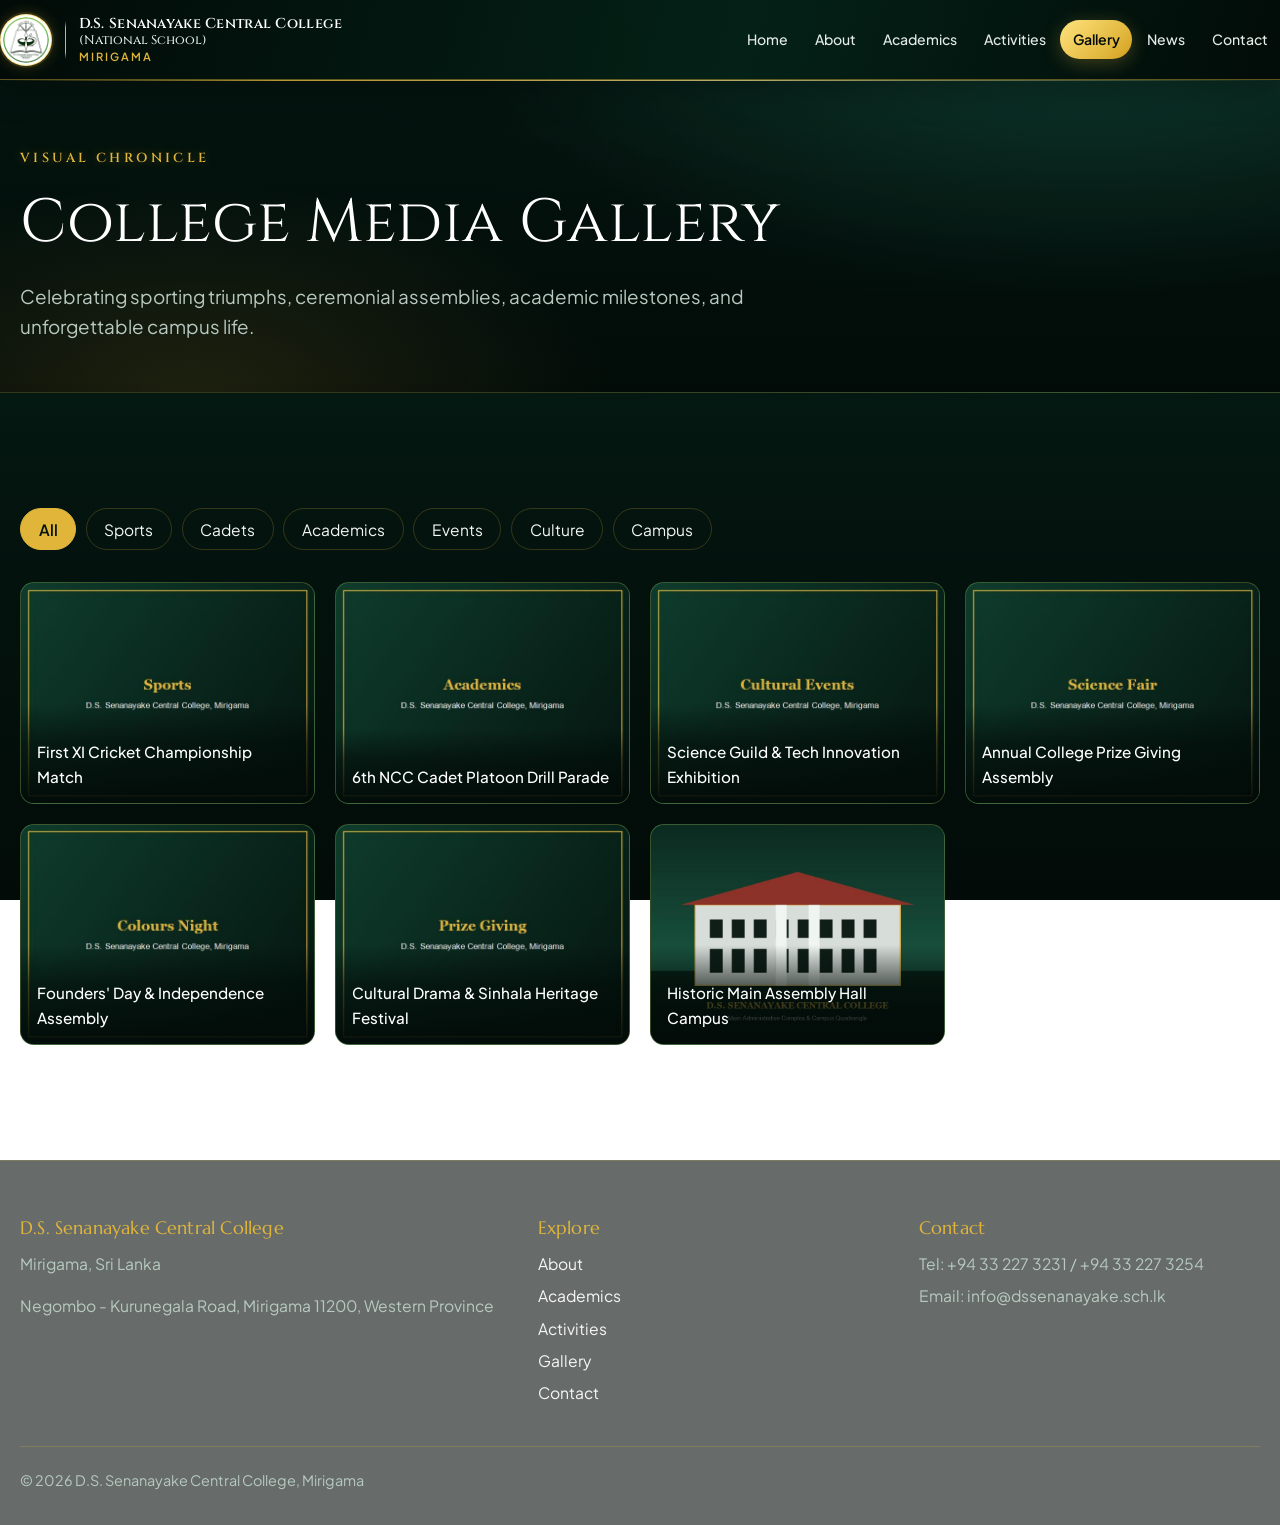
<file: wtd/gallery.html>
<!DOCTYPE html>
<html lang="en">
<head>
  <meta charset="utf-8">
  <meta name="viewport" content="width=device-width, initial-scale=1">
  <title>Gallery | D.S. Senanayake Central College, Mirigama</title>
  <meta name="description" content="Photos and approved videos from D.S. Senanayake Central College, Mirigama.">
  <meta name="theme-color" content="#04140f">
  <link rel="icon" href="images/school-emblem.png" type="image/png">
  <link rel="preconnect" href="https://fonts.googleapis.com">
  <link rel="preconnect" href="https://fonts.gstatic.com" crossorigin>
  <link href="https://fonts.googleapis.com/css2?family=Cinzel:wght@500;600;700;800&family=Playfair+Display:ital,wght@0,500;0,700;1,400;1,600&family=Marcellus&family=Noto+Sans+Sinhala:wght@400;600&family=Plus+Jakarta+Sans:wght@400;500;600;700&display=swap" rel="stylesheet">
  <link rel="stylesheet" href="css/style.css">
  <link rel="stylesheet" href="css/animations.css">
  <link rel="stylesheet" href="css/responsive.css">
</head>
<body data-page="gallery">
  <a class="skip-link" href="#main">Skip to main content</a>

  <header class="site-header">
    <div class="container header-inner">
      <a class="brand" href="index.html" aria-label="D.S. Senanayake Central College, home">
        <span class="brand-emblem-frame">
          <img class="brand-crest" src="images/school-emblem.png" alt="Official D.S. Senanayake Central College emblem" width="52" height="52">
        </span>
        <span class="brand-divider" aria-hidden="true"></span>
        <div class="brand-text-wrap">
          <span class="brand-line-1">D.S. Senanayake Central College</span>
          <span class="brand-line-2">(National School)</span>
          <span class="brand-line-3">Mirigama</span>
        </div>
      </a>
      <button class="nav-toggle" aria-expanded="false" aria-controls="primary-nav" aria-label="Open menu"><span></span></button>
      <nav class="primary-nav" id="primary-nav" aria-label="Main">
        <ul class="nav-list">
          <li><a href="index.html">Home</a></li>
          <li><a href="about.html">About</a></li>
          <li><a href="academics.html">Academics</a></li>
          <li><a href="activities.html">Activities</a></li>
          <li><a href="gallery.html" aria-current="page">Gallery</a></li>
          <li><a href="index.html#news-title">News</a></li>
          <li><a href="contact.html">Contact</a></li>
        </ul>
      </nav>
    </div>
  </header>

  <main id="main">
    <section class="page-hero">
      <div class="container">
        <div class="motto-badge">Visual Chronicle</div>
        <h1>College Media Gallery</h1>
        <p class="lead">Celebrating sporting triumphs, ceremonial assemblies, academic milestones, and unforgettable campus life.</p>
      </div>
    </section>
    <section class="section">
      <div class="container">
        <div class="filter-bar" id="gallery-filters" role="group" aria-label="Filter by category"></div>
        <div class="gallery-grid" id="gallery-grid" aria-live="polite">
          <button class="gallery-tile" type="button" aria-label="First XI Cricket Championship Match">
            <img src="images/gallery/gallery-1.jpg" alt="First XI Cricket Championship Match" loading="lazy">
            <span class="cap">First XI Cricket Championship Match</span>
          </button>
          <button class="gallery-tile" type="button" aria-label="6th NCC Cadet Platoon Drill Parade">
            <img src="images/gallery/gallery-2.jpg" alt="6th NCC Cadet Platoon Drill Parade" loading="lazy">
            <span class="cap">6th NCC Cadet Platoon Drill Parade</span>
          </button>
          <button class="gallery-tile" type="button" aria-label="Science Guild and Innovation Exhibition">
            <img src="images/gallery/gallery-3.jpg" alt="Science Guild and Innovation Exhibition" loading="lazy">
            <span class="cap">Science Guild & Innovation Exhibition</span>
          </button>
          <button class="gallery-tile" type="button" aria-label="Annual College Prize Giving Assembly">
            <img src="images/gallery/gallery-4.jpg" alt="Annual College Prize Giving Assembly" loading="lazy">
            <span class="cap">Annual College Prize Giving Assembly</span>
          </button>
          <button class="gallery-tile" type="button" aria-label="Founders Day Assembly">
            <img src="images/gallery/gallery-5.jpg" alt="Founders Day Assembly" loading="lazy">
            <span class="cap">Founders' Day & Independence Assembly</span>
          </button>
          <button class="gallery-tile" type="button" aria-label="Cultural Drama and Sinhala Heritage Festival">
            <img src="images/gallery/gallery-6.jpg" alt="Cultural Drama and Sinhala Heritage Festival" loading="lazy">
            <span class="cap">Cultural Drama & Sinhala Heritage Festival</span>
          </button>
          <button class="gallery-tile" type="button" aria-label="Historic Main Assembly Hall Campus">
            <img src="images/school/main-hall.jpg" alt="Historic Main Assembly Hall Campus" loading="lazy">
            <span class="cap">Historic Main Assembly Hall Campus</span>
          </button>
        </div>
      </div>
    </section>

    <dialog class="lightbox" id="lightbox" aria-label="Gallery viewer">
      <button class="btn btn-ghost lightbox-close" type="button">Close</button>
      <div class="lightbox-body"></div>
    </dialog>

  </main>

  <footer class="site-footer">
    <div class="container">
      <div class="footer-grid">
        <div>
          <h2>D.S. Senanayake Central College</h2>
          <p>Mirigama, Sri Lanka</p>
          <p class="content-text" data-content-key="contact.address">Negombo - Kurunegala Road, Mirigama 11200, Western Province</p>
        </div>
        <nav aria-label="Footer">
          <h2>Explore</h2>
          <ul>
            <li><a href="about.html">About</a></li>
            <li><a href="academics.html">Academics</a></li>
            <li><a href="activities.html">Activities</a></li>
            <li><a href="gallery.html">Gallery</a></li>
            <li><a href="contact.html">Contact</a></li>
          </ul>
        </nav>
        <div>
          <h2>Contact</h2>
          <ul>
            <li data-content-key="contact.phone">Tel: +94 33 227 3231 / +94 33 227 3254</li>
            <li data-content-key="contact.email">Email: info@dssenanayake.sch.lk</li>
          </ul>
        </div>
      </div>
      <div class="footer-bottom">
        <span>&copy; <span id="year">2026</span> D.S. Senanayake Central College, Mirigama</span>
      </div>
    </div>
  </footer>

  <script src="js/config.js"></script>
  <script src="js/animations.js"></script>
  <script src="js/main.js"></script>
</body>
</html>
</file>
<file: wtd/css/style.css>
/* ==========================================================
   D.S. Senanayake Central College, Mirigama - core styles
   Shared by all public pages (admin.css reuses the same tokens)
   ========================================================== */

:root {
  --emerald-950: #020b08;
  --emerald-900: #04140f;
  --emerald-800: #072a1f;
  --emerald-700: #0b3d2e;
  --emerald-600: #115240;
  --emerald-500: #1a6b55;
  --gold: #e0b53a;
  --gold-light: #fbe28a;
  --gold-soft: #f1d27a;
  --gold-deep: #b98a14;
  --gold-bronze: #8a650c;
  --white: #ffffff;
  --text: #f4f7f5;
  --text-muted: #b7c9c0;
  --text-dim: #7f998d;
  --line: rgba(224, 181, 58, 0.22);
  --line-strong: rgba(224, 181, 58, 0.45);
  --surface: rgba(255, 255, 255, 0.04);
  --surface-hover: rgba(255, 255, 255, 0.07);

  --font-brand: "Cinzel", "Marcellus", Georgia, serif;
  --font-italic: "Playfair Display", Georgia, serif;
  --font-display: "Marcellus", "Noto Serif Sinhala", Georgia, serif;
  --font-body: "Plus Jakarta Sans", "Source Sans 3", "Noto Sans Sinhala", system-ui, -apple-system, sans-serif;

  --radius: 14px;
  --container: 1240px;
  --header-h: 80px;
  --ease: cubic-bezier(0.22, 1, 0.36, 1);
}

*, *::before, *::after { box-sizing: border-box; }

html { scroll-behavior: smooth; -webkit-text-size-adjust: 100%; }

body {
  margin: 0;
  font-family: var(--font-body);
  font-size: 1.0625rem;
  line-height: 1.65;
  color: var(--text);
  background:
    radial-gradient(1200px 700px at 78% -10%, rgba(26, 107, 85, 0.45), transparent 60%),
    linear-gradient(180deg, var(--emerald-800) 0%, var(--emerald-900) 55%, #020b08 100%);
  background-attachment: fixed;
  min-height: 100vh;
  -webkit-font-smoothing: antialiased;
}

img, svg { max-width: 100%; display: block; }
a { color: var(--gold-soft); text-decoration-thickness: 1px; text-underline-offset: 3px; }
a:hover { color: var(--white); }

h1, h2, h3 {
  font-family: var(--font-display);
  font-weight: 400;
  line-height: 1.15;
  margin: 0 0 0.5em;
  letter-spacing: 0.01em;
}
h1 { font-size: clamp(2.4rem, 5.4vw, 4.4rem); }
h2 { font-size: clamp(1.8rem, 3.4vw, 2.6rem); }
h3 { font-size: 1.3rem; }
p { margin: 0 0 1em; max-width: 68ch; }

:focus-visible {
  outline: 3px solid var(--gold);
  outline-offset: 3px;
  border-radius: 4px;
}

.container { width: min(100% - 2.5rem, var(--container)); margin-inline: auto; }

.skip-link {
  position: absolute; left: 1rem; top: -4rem;
  background: var(--gold); color: var(--emerald-900);
  padding: 0.6rem 1rem; border-radius: 8px; z-index: 200; font-weight: 600;
}
.skip-link:focus { top: 1rem; }

.visually-hidden {
  position: absolute !important; width: 1px; height: 1px; overflow: hidden;
  clip: rect(0 0 0 0); white-space: nowrap;
}

/* ---------- Header / navigation ---------- */
.site-header {
  position: fixed; inset: 0 0 auto 0; z-index: 100;
  height: var(--header-h);
  display: flex; align-items: center;
  transition: background 0.4s var(--ease), border-color 0.4s var(--ease), backdrop-filter 0.4s;
  border-bottom: 1px solid rgba(224, 181, 58, 0.12);
  background: linear-gradient(180deg, rgba(2, 11, 8, 0.75) 0%, rgba(2, 11, 8, 0.35) 100%);
  backdrop-filter: blur(14px);
  -webkit-backdrop-filter: blur(14px);
}
.site-header.is-scrolled {
  background: rgba(2, 11, 8, 0.92);
  border-bottom-color: var(--line);
  box-shadow: 0 10px 30px rgba(0, 0, 0, 0.5);
}
.header-inner { display: flex; align-items: center; justify-content: space-between; gap: 1rem; width: 100%; }

.brand { display: flex; align-items: center; gap: 0.85rem; color: var(--white); text-decoration: none; }
.brand img.brand-crest, .brand img {
  width: 48px; height: 54px; object-fit: contain;
  filter: drop-shadow(0 2px 8px rgba(224, 181, 58, 0.35));
}
.brand-text-wrap { display: flex; flex-direction: column; line-height: 1.15; }
.brand-line-1 { font-family: var(--font-brand); font-size: 1.05rem; font-weight: 600; color: #ffffff; letter-spacing: 0.02em; }
.brand-line-2 { font-family: var(--font-brand); font-size: 0.95rem; font-weight: 500; color: #f2f5f3; }
.brand-line-3 { font-family: var(--font-body); font-size: 0.76rem; font-weight: 600; color: var(--gold); letter-spacing: 0.08em; text-transform: uppercase; margin-top: 1px; }

.nav-list { display: flex; align-items: center; gap: 0.2rem; list-style: none; margin: 0; padding: 0; }
.nav-list a {
  display: block; padding: 0.45rem 0.85rem; border-radius: 6px;
  color: #e5ece8; text-decoration: none; font-weight: 500; font-size: 0.95rem;
  transition: color 0.25s, background 0.25s, transform 0.2s;
  position: relative;
}
.nav-list a:hover { color: var(--gold-soft); }
.nav-list a[aria-current="page"] {
  color: var(--gold);
  font-weight: 600;
}
.nav-list a[aria-current="page"]::after {
  content: ""; position: absolute; left: 0.85rem; right: 0.85rem; bottom: 0;
  height: 2px; background: var(--gold); border-radius: 2px;
  box-shadow: 0 0 8px rgba(224, 181, 58, 0.6);
}

/* Official emblem header and reference-inspired navigation */
.site-header {
  background: linear-gradient(105deg, rgba(2, 11, 8, 0.98), rgba(4, 33, 23, 0.96) 58%, rgba(2, 11, 8, 0.98));
  border-bottom-color: rgba(224, 181, 58, 0.42);
  box-shadow: 0 12px 32px rgba(0, 0, 0, 0.28);
}

.site-header::after {
  content: "";
  position: absolute;
  inset: auto 0 -2px;
  height: 1px;
  background: linear-gradient(90deg, transparent, rgba(224, 181, 58, 0.82) 22%, rgba(251, 226, 138, 0.72) 58%, transparent);
  pointer-events: none;
}

.header-inner {
  gap: clamp(0.7rem, 1.6vw, 1.5rem);
}

.brand {
  flex: 0 1 auto;
  gap: 0.8rem;
  min-width: 0;
}

.brand-emblem-frame {
  display: grid;
  place-items: center;
  flex: 0 0 52px;
  width: 52px;
  height: 52px;
  padding: 2px;
  overflow: hidden;
  border: 1px solid rgba(251, 226, 138, 0.92);
  border-radius: 50%;
  background: #fff;
  box-shadow: 0 0 0 2px rgba(224, 181, 58, 0.13), 0 0 16px rgba(224, 181, 58, 0.24);
  transition: box-shadow 260ms var(--ease), transform 260ms var(--ease);
}

.brand:hover .brand-emblem-frame {
  transform: translateY(-1px);
  box-shadow: 0 0 0 4px rgba(224, 181, 58, 0.18), 0 0 28px rgba(224, 181, 58, 0.34);
}

.brand img.brand-crest {
  width: 100%;
  height: 100%;
  object-fit: contain;
  border-radius: 50%;
  filter: none;
}

.brand-divider {
  display: block;
  flex: 0 0 1px;
  width: 1px;
  height: 38px;
  background: linear-gradient(180deg, transparent, var(--gold) 18%, var(--gold) 82%, transparent);
}

.brand-text-wrap {
  min-width: 0;
  gap: 0.08rem;
}

.brand-line-1 {
  font-size: clamp(0.82rem, 1.12vw, 1.04rem);
  white-space: nowrap;
}

.brand-line-2 {
  font-size: 0.78rem;
  color: #e6eee9;
}

.brand-line-3 {
  font-size: 0.7rem;
  letter-spacing: 0.18em;
}

.nav-list {
  gap: 0.12rem;
}

.nav-list a {
  padding: 0.52rem 0.78rem;
  border-radius: 999px;
  font-size: 0.88rem;
  white-space: nowrap;
}

.nav-list a[aria-current="page"] {
  color: var(--emerald-950);
  background: linear-gradient(135deg, #ffe37e, #e0b53a 72%, #d29d1c);
  box-shadow: 0 4px 18px rgba(224, 181, 58, 0.28);
}

.nav-list a[aria-current="page"]::after {
  display: none;
}

@keyframes pulseDot {
  0%, 100% { transform: scale(1); opacity: 1; }
  50% { transform: scale(1.3); opacity: 0.7; }
}

/* Notice Banner */
.site-notice-banner {
  background: linear-gradient(90deg, #115240 0%, #0b3d2e 50%, #072a1f 100%);
  border-bottom: 1px solid var(--gold);
  color: #ffffff;
  padding: 0.55rem 1rem;
  font-size: 0.92rem;
  position: relative;
  z-index: 105;
  display: none;
}
.site-notice-banner.is-active {
  display: block;
  margin-top: var(--header-h);
  z-index: 90;
}
.site-notice-inner {
  display: flex; align-items: center; justify-content: space-between;
  gap: 1rem; max-width: var(--container); margin: 0 auto;
}
.site-notice-content { display: flex; align-items: center; gap: 0.75rem; flex-wrap: wrap; }
.site-notice-tag {
  background: var(--gold); color: #04140f;
  font-weight: 700; font-size: 0.75rem; text-transform: uppercase;
  letter-spacing: 0.08em; padding: 0.15rem 0.6rem; border-radius: 4px;
}
.site-notice-close {
  background: none; border: none; color: var(--gold-soft);
  font-size: 1.25rem; cursor: pointer; padding: 0 0.4rem; line-height: 1;
}

.nav-toggle {
  display: none; background: none; border: 1px solid var(--line); color: var(--white);
  width: 44px; height: 44px; border-radius: 10px; cursor: pointer;
}
.nav-toggle span, .nav-toggle span::before, .nav-toggle span::after {
  display: block; width: 20px; height: 2px; background: currentColor; margin: auto; position: relative;
  transition: transform 0.3s var(--ease), background 0.3s;
}
.nav-toggle span::before, .nav-toggle span::after { content: ""; position: absolute; left: 0; }
.nav-toggle span::before { top: -6px; }
.nav-toggle span::after { top: 6px; }
.nav-toggle[aria-expanded="true"] span { background: transparent; }
.nav-toggle[aria-expanded="true"] span::before { transform: translateY(6px) rotate(45deg); }
.nav-toggle[aria-expanded="true"] span::after { transform: translateY(-6px) rotate(-45deg); }

/* ---------- Hero Section (Cinematic Design) ---------- */
.hero {
  position: relative; min-height: 100vh; min-height: 100svh;
  display: flex; align-items: center;
  padding: calc(var(--header-h) + 2rem) 0 5rem;
  overflow: hidden;
  background-color: #020b08;
  background-image:
    radial-gradient(ellipse 75% 85% at 76% 45%, rgba(0, 0, 0, 0) 15%, rgba(2, 11, 8, 0.42) 58%, rgba(2, 11, 8, 0.95) 96%),
    linear-gradient(90deg, #020b08 0%, rgba(2, 11, 8, 0.96) 38%, rgba(2, 11, 8, 0.65) 58%, rgba(2, 11, 8, 0.15) 78%, transparent 100%),
    linear-gradient(0deg, #020b08 0%, rgba(2, 11, 8, 0.6) 15%, transparent 38%),
    linear-gradient(180deg, rgba(2, 11, 8, 0.8) 0%, transparent 22%),
    url('../images/hero-clean-bg.jpg');
  background-repeat: no-repeat;
  background-position: center, center, center, center, 78% 0%;
  background-size: cover;
  background-attachment: scroll;
}
@media (min-width: 1025px) {
  .hero {
    background-size: auto, auto, auto, auto, auto 112%;
    background-position: center, center, center, center, 78% 0%;
  }
}

.hero-glow {
  position: absolute;
  top: 32%;
  right: 18%;
  width: 520px;
  height: 520px;
  background: radial-gradient(circle, rgba(224, 181, 58, 0.22) 0%, rgba(26, 107, 85, 0.1) 45%, transparent 70%);
  filter: blur(60px);
  pointer-events: none;
  z-index: 1;
  animation: heroGlowPulse 7s ease-in-out infinite alternate;
}
@keyframes heroGlowPulse {
  0% { transform: scale(0.92); opacity: 0.55; }
  100% { transform: scale(1.12); opacity: 0.95; }
}

.hero-grid {
  display: grid;
  grid-template-columns: minmax(0, 660px) 1fr;
  align-items: center;
  gap: clamp(1.5rem, 5vw, 4rem);
  position: relative;
  z-index: 3;
}
.hero-copy {
  max-width: 620px;
}

.motto-badge {
  display: inline-block;
  color: var(--gold);
  font-family: var(--font-brand);
  font-size: 0.82rem;
  font-weight: 600;
  letter-spacing: 0.26em;
  text-transform: uppercase;
  margin-bottom: 1.25rem;
  text-shadow: 0 0 12px rgba(224, 181, 58, 0.4);
}

.hero-college-title {
  margin: 0 0 0.8rem;
  line-height: 1.05;
}
.hero-college-title .hero-name {
  display: block;
  font-family: var(--font-brand);
  font-size: clamp(2.6rem, 5.2vw, 4.4rem);
  font-weight: 700;
  color: #f7faf8;
  letter-spacing: 0.01em;
  text-shadow: 0 3px 20px rgba(0, 0, 0, 0.8);
}
.hero-college-title .hero-college {
  display: block;
  font-family: var(--font-brand);
  font-size: clamp(2.7rem, 5.5vw, 4.6rem);
  font-weight: 700;
  line-height: 1.08;
  margin-top: 0.1em;
  background: linear-gradient(135deg, #fff3c4 0%, #f1cb5b 32%, #e0b53a 60%, #b98a14 100%);
  -webkit-background-clip: text;
  -webkit-text-fill-color: transparent;
  filter: drop-shadow(0 4px 18px rgba(224, 181, 58, 0.35));
}
.hero-location-line {
  display: inline-flex;
  align-items: center;
  gap: 1rem;
  margin-top: 0.8rem;
}
.hero-location-line .loc-text {
  font-family: var(--font-brand);
  letter-spacing: 0.42em;
  font-size: 0.95rem;
  font-weight: 600;
  color: var(--gold);
}
.hero-location-line .line-left,
.hero-location-line .line-right {
  display: inline-block;
  width: 80px; height: 1.5px;
  background: var(--gold);
  opacity: 0.8;
}
.hero-location-line .line-left {
  background: linear-gradient(90deg, transparent, var(--gold));
}
.hero-location-line .line-right {
  background: linear-gradient(90deg, var(--gold), transparent);
}

.hero-subtitle {
  font-family: var(--font-italic);
  font-style: italic;
  font-size: clamp(1.2rem, 2.1vw, 1.55rem);
  color: #f5eedb;
  margin: 1.5rem 0 0.8rem;
  line-height: 1.35;
  letter-spacing: 0.01em;
  text-shadow: 0 2px 10px rgba(0, 0, 0, 0.6);
}
.hero-lead {
  font-size: 1.05rem;
  color: var(--text-muted);
  max-width: 48ch;
  line-height: 1.65;
  margin: 0 0 2.2rem;
}

.hero-actions {
  display: flex;
  align-items: center;
  gap: 1.5rem;
  flex-wrap: wrap;
}
.btn-explore {
  display: inline-flex;
  align-items: center;
  gap: 0.65rem;
  background: linear-gradient(135deg, #f3c252 0%, #e0b53a 100%);
  color: #04140f;
  font-weight: 700;
  font-size: 1.02rem;
  padding: 0.92rem 2rem;
  border-radius: 999px;
  text-decoration: none;
  box-shadow: 0 8px 30px rgba(224, 181, 58, 0.35);
  transition: all 0.35s var(--ease);
}
.btn-explore:hover {
  transform: translateY(-3px);
  background: linear-gradient(135deg, #ffdf85 0%, #f0c34e 100%);
  box-shadow: 0 14px 40px rgba(224, 181, 58, 0.55);
  color: #04140f;
}
.btn-explore .arrow {
  transition: transform 0.25s ease;
  font-size: 1.1rem;
}
.btn-explore:hover .arrow {
  transform: translateX(4px);
}

.btn-video {
  display: inline-flex;
  align-items: center;
  gap: 0.8rem;
  background: transparent;
  border: none;
  color: #f4f7f5;
  font-family: inherit;
  font-size: 1.02rem;
  font-weight: 600;
  cursor: pointer;
  padding: 0.4rem 0.6rem;
  transition: all 0.3s ease;
}
.btn-video .play-icon {
  width: 44px; height: 44px;
  border-radius: 50%;
  border: 1.5px solid var(--gold);
  background: rgba(224, 181, 58, 0.1);
  display: inline-grid;
  place-items: center;
  color: var(--gold);
  font-size: 0.85rem;
  padding-left: 2px;
  transition: all 0.3s ease;
}
.btn-video:hover { color: var(--gold-soft); }
.btn-video:hover .play-icon {
  background: var(--gold);
  color: #04140f;
  transform: scale(1.1);
  box-shadow: 0 0 22px rgba(224, 181, 58, 0.55);
}

/* Center Bottom Scroll Cue */
.hero-scroll-cue-container {
  position: absolute;
  bottom: 1.8rem;
  left: 50%;
  transform: translateX(-50%);
  display: flex;
  align-items: center;
  gap: 1.25rem;
  z-index: 5;
}
.hero-scroll-line {
  width: 70px;
  height: 1px;
  background: linear-gradient(90deg, transparent, rgba(224, 181, 58, 0.5), transparent);
}
.hero-scroll-pill {
  width: 26px; height: 42px;
  border-radius: 999px;
  border: 1.5px solid var(--gold);
  display: flex; justify-content: center;
  padding-top: 7px;
  text-decoration: none;
  background: rgba(4, 20, 15, 0.4);
  box-shadow: 0 0 15px rgba(224, 181, 58, 0.25);
  transition: all 0.3s ease;
}
.hero-scroll-pill:hover {
  transform: scale(1.08);
  box-shadow: 0 0 25px rgba(224, 181, 58, 0.5);
  border-color: #fff;
}
.mouse-dot {
  width: 3px; height: 7px;
  border-radius: 999px;
  background: var(--gold);
  animation: mouseScroll 2s ease-in-out infinite;
}
@keyframes mouseScroll {
  0% { transform: translateY(0); opacity: 1; }
  60% { transform: translateY(14px); opacity: 0; }
  100% { transform: translateY(0); opacity: 0; }
}

#particles { position: absolute; inset: 0; width: 100%; height: 100%; z-index: 2; pointer-events: none; }

.scroll-cue {
  position: absolute; bottom: 1.6rem; left: 50%; transform: translateX(-50%); z-index: 2;
  color: var(--text-muted); font-size: 0.85rem; text-decoration: none;
}

/* ---------- Sections ---------- */
.section { padding: clamp(4rem, 9vw, 7.5rem) 0; position: relative; }
.section-head { margin-bottom: 2.6rem; max-width: 62ch; }
.section-head p { color: var(--text-muted); }
.section-alt { background: linear-gradient(180deg, rgba(255,255,255,0.025), transparent); }

/* Premium Stats Bar */
.college-stats-strip {
  border-top: 1px solid var(--line);
  border-bottom: 1px solid var(--line);
  background: linear-gradient(180deg, rgba(4, 20, 15, 0.7) 0%, rgba(2, 11, 8, 0.85) 100%);
  padding: 3rem 0;
  backdrop-filter: blur(10px);
}
.stats-strip-grid {
  display: grid;
  grid-template-columns: repeat(4, 1fr);
  gap: 2rem;
  text-align: center;
}
.stat-box strong {
  display: block;
  font-family: var(--font-brand);
  font-size: clamp(2.2rem, 4vw, 3.2rem);
  font-weight: 700;
  color: var(--gold-light);
  line-height: 1.1;
  text-shadow: 0 0 25px rgba(224, 181, 58, 0.3);
}
.stat-box span {
  display: block;
  color: var(--text-muted);
  font-size: 0.95rem;
  text-transform: uppercase;
  letter-spacing: 0.08em;
  margin-top: 0.4rem;
}
@media (max-width: 800px) {
  .stats-strip-grid { grid-template-columns: repeat(2, 1fr); gap: 1.5rem; }
}

.placeholder-note {
  display: inline-block; padding: 0.15rem 0.6rem; border-radius: 6px;
  background: rgba(224, 181, 58, 0.12); border: 1px dashed var(--gold-deep); color: var(--gold-soft);
  font-size: 0.92rem;
}

.intro-grid { display: grid; grid-template-columns: 1fr 1fr; gap: clamp(2rem, 5vw, 5rem); align-items: center; }
.intro-media {
  aspect-ratio: 4 / 3; border-radius: var(--radius); border: 1px dashed var(--line);
  display: grid; place-items: center; text-align: center; padding: 1.5rem;
  background: var(--surface); color: var(--text-muted);
}

/* Quick links - plain list with a gold rule, not a card grid */
.quick-links { list-style: none; margin: 0; padding: 0; display: grid; grid-template-columns: repeat(4, 1fr); border-top: 1px solid var(--line); }
.quick-links li { border-right: 1px solid var(--line); }
.quick-links li:last-child { border-right: 0; }
.quick-links a {
  display: block; padding: 2rem 1.5rem; text-decoration: none; color: var(--white);
  transition: background 0.35s var(--ease);
}
.quick-links a:hover { background: var(--surface-hover); }
.quick-links strong { display: block; font-family: var(--font-display); font-weight: 400; font-size: 1.35rem; margin-bottom: 0.35rem; }
.quick-links span { color: var(--text-muted); font-size: 0.97rem; }
.quick-links a:hover strong { color: var(--gold); }

/* News */
.news-list { display: grid; grid-template-columns: repeat(3, 1fr); gap: 1.5rem; }
.news-item {
  padding: 1.6rem; border-radius: var(--radius); background: var(--surface); border: 1px solid var(--line);
  display: flex; flex-direction: column; gap: 0.6rem;
  transition: transform 0.35s var(--ease), border-color 0.35s, background 0.35s;
}
.news-item:hover { transform: translateY(-4px); border-color: var(--gold); background: var(--surface-hover); }
.news-item time { color: var(--gold); font-size: 0.92rem; }
.news-item h3 { margin: 0; }
.news-item p { color: var(--text-muted); margin: 0; }

/* Activities and gallery preview */
.feature-grid { display: grid; grid-template-columns: repeat(3, 1fr); gap: 1.25rem; }
.feature-tile {
  position: relative; aspect-ratio: 4 / 3; border-radius: var(--radius); overflow: hidden;
  border: 1px solid var(--line); background: linear-gradient(135deg, var(--emerald-600), var(--emerald-800));
  display: flex; align-items: flex-end; padding: 1.25rem; color: var(--white); text-decoration: none;
  transition: transform 0.45s var(--ease), border-color 0.35s;
}
.feature-tile:hover { transform: translateY(-5px); border-color: var(--gold); color: var(--white); }
.feature-tile h3 { margin: 0; font-size: 1.2rem; }
.feature-tile small { display: block; color: var(--text-muted); font-family: var(--font-body); font-size: 0.9rem; margin-top: 0.2rem; }
.feature-tile::before { content: ""; position: absolute; inset: 0; background: linear-gradient(0deg, rgba(4,20,15,0.85), transparent 60%); }
.feature-tile > * { position: relative; }
.section-cta { margin-top: 2.2rem; }

/* ---------- Footer ---------- */
.site-footer { border-top: 1px solid var(--line); padding: 3.5rem 0 2rem; background: rgba(2, 11, 8, 0.6); }
.footer-grid { display: grid; grid-template-columns: 1.4fr 1fr 1fr; gap: 2.5rem; }
.footer-grid h2 { font-size: 1.15rem; margin-bottom: 0.8rem; color: var(--gold); }
.footer-grid ul { list-style: none; padding: 0; margin: 0; display: grid; gap: 0.4rem; }
.footer-grid a { color: var(--text); text-decoration: none; }
.footer-grid a:hover { color: var(--gold-soft); text-decoration: underline; }
.footer-grid p, .footer-grid li { color: var(--text-muted); font-size: 0.98rem; }
.footer-bottom { margin-top: 2.5rem; padding-top: 1.4rem; border-top: 1px solid var(--line); color: var(--text-muted); font-size: 0.9rem; display: flex; flex-wrap: wrap; gap: 0.5rem 1.5rem; justify-content: space-between; }
.footer-bottom a { color: var(--text-muted); }

/* ==========================================================
   Inner pages (About, Academics, Activities, Gallery, Contact)
   ========================================================== */
.page-hero {
  padding: calc(var(--header-h) + 3.8rem) 0 3.2rem;
  border-bottom: 1px solid var(--line);
  background:
    radial-gradient(900px 420px at 85% 0%, rgba(26, 107, 85, 0.45), transparent 70%),
    radial-gradient(600px 300px at 15% 100%, rgba(224, 181, 58, 0.12), transparent 70%),
    linear-gradient(180deg, rgba(4, 20, 15, 0.88) 0%, rgba(2, 11, 8, 0.98) 100%);
}
.page-hero h1 { font-family: var(--font-brand); font-size: clamp(2.4rem, 4.8vw, 3.8rem); margin-bottom: 0.35em; color: #ffffff; letter-spacing: 0.01em; }
.page-hero .lead { color: var(--text-muted); font-size: 1.18rem; max-width: 60ch; margin: 0; line-height: 1.6; }

.split { display: grid; grid-template-columns: 0.8fr 1.6fr; gap: clamp(1.5rem, 5vw, 5rem); align-items: start; }
.split > h2 { font-family: var(--font-brand); color: var(--gold-light); font-size: clamp(1.6rem, 2.8vw, 2.2rem); margin: 0; position: sticky; top: calc(var(--header-h) + 1.5rem); letter-spacing: 0.02em; }
.split + .split { margin-top: clamp(3rem, 7vw, 5.5rem); padding-top: clamp(3rem, 7vw, 5.5rem); border-top: 1px solid var(--line); }
.content-text { white-space: pre-line; }
.prose { font-size: 1.05rem; line-height: 1.8; color: #e5ede8; }
.prose p { margin-bottom: 1.25rem; }
.prose p:last-child { margin-bottom: 0; }
.prose strong { color: var(--gold-light); font-weight: 600; }
.prose em { color: var(--gold-soft); font-style: italic; }

.portrait {
  width: 180px; aspect-ratio: 4 / 5; border-radius: var(--radius); border: 1px dashed var(--line);
  background: var(--surface); display: grid; place-items: center; text-align: center; padding: 0.75rem;
  color: var(--text-muted); font-size: 0.9rem; margin-bottom: 1.25rem;
}

.group-block + .group-block { margin-top: 3.5rem; }
.group-block > h2 { font-family: var(--font-brand); color: var(--gold-light); font-size: 1.8rem; letter-spacing: 0.02em; padding-bottom: 0.6rem; border-bottom: 1px solid var(--line); margin-bottom: 1.6rem; }
.activity-grid { display: grid; grid-template-columns: repeat(auto-fill, minmax(260px, 1fr)); gap: 1.25rem; }
.activity-item {
  padding: 1.6rem; border-radius: var(--radius); border: 1px solid var(--line);
  background: linear-gradient(145deg, rgba(255, 255, 255, 0.04), rgba(255, 255, 255, 0.015));
  backdrop-filter: blur(8px);
  transition: border-color 0.3s, background 0.3s, transform 0.35s var(--ease), box-shadow 0.35s;
}
.activity-item:hover {
  border-color: var(--gold);
  background: linear-gradient(145deg, rgba(224, 181, 58, 0.08), rgba(26, 107, 85, 0.12));
  transform: translateY(-4px);
  box-shadow: 0 14px 32px rgba(0, 0, 0, 0.5), 0 0 20px rgba(224, 181, 58, 0.15);
}
.activity-item h3 { font-family: var(--font-brand); color: #ffffff; font-size: 1.2rem; margin-bottom: 0.4rem; letter-spacing: 0.01em; }
.activity-item time { color: var(--gold); font-size: 0.88rem; font-weight: 600; text-transform: uppercase; letter-spacing: 0.08em; display: block; margin-bottom: 0.5rem; }
.activity-item p { margin: 0; color: var(--text-muted); line-height: 1.65; }

.filter-bar { display: flex; flex-wrap: wrap; gap: 0.6rem; margin-bottom: 2rem; }
.filter-btn {
  font: inherit; font-size: 0.97rem; color: var(--text); background: transparent; cursor: pointer;
  border: 1px solid var(--line); border-radius: 999px; padding: 0.45rem 1.1rem;
  transition: background 0.25s, color 0.25s, border-color 0.25s;
}
.filter-btn:hover { border-color: var(--gold); }
.filter-btn[aria-pressed="true"] { background: var(--gold); color: var(--emerald-900); border-color: var(--gold); font-weight: 600; }

.gallery-grid { display: grid; grid-template-columns: repeat(auto-fill, minmax(250px, 1fr)); gap: 1.25rem; }
.gallery-tile {
  position: relative; aspect-ratio: 4 / 3; padding: 0; border: 1px solid var(--line); border-radius: var(--radius);
  overflow: hidden; cursor: pointer; background: linear-gradient(135deg, var(--emerald-600), var(--emerald-800)); color: var(--white);
  font: inherit; text-align: left;
  transition: transform 0.45s var(--ease), border-color 0.35s, box-shadow 0.35s;
}
.gallery-tile:hover {
  transform: translateY(-4px);
  border-color: var(--gold);
  box-shadow: 0 16px 36px rgba(0, 0, 0, 0.6), 0 0 25px rgba(224, 181, 58, 0.25);
}
.gallery-tile img { width: 100%; height: 100%; object-fit: cover; transition: transform 0.6s var(--ease); }
.gallery-tile:hover img { transform: scale(1.05); }
.gallery-tile .cap {
  position: absolute; inset: auto 0 0 0; padding: 2.2rem 1rem 0.85rem; font-size: 0.95rem; font-weight: 500;
  background: linear-gradient(0deg, rgba(2,11,8,0.95) 0%, rgba(2,11,8,0.6) 60%, transparent 100%);
  color: #ffffff;
}
.gallery-tile .badge {
  position: absolute; top: 0.6rem; right: 0.6rem; background: var(--gold); color: var(--emerald-900);
  font-size: 0.8rem; font-weight: 600; padding: 0.15rem 0.6rem; border-radius: 999px;
}
.gallery-tile.is-placeholder { cursor: default; display: grid; place-items: center; text-align: center; padding: 1rem; }

dialog.lightbox {
  width: min(94vw, 1000px); max-height: 92vh; padding: 0; border: 1px solid var(--line); border-radius: var(--radius);
  background: var(--emerald-900); color: var(--text); overflow: auto;
}
dialog.lightbox::backdrop { background: rgba(2, 11, 8, 0.88); }
.lightbox-body { padding: 1rem; }
.lightbox-body img { max-height: 76vh; width: auto; margin: 0 auto; border-radius: 8px; }
.lightbox-body iframe { width: 100%; aspect-ratio: 16 / 9; border: 0; border-radius: 8px; }
.lightbox-caption { padding: 0.75rem 0.25rem 0.25rem; color: var(--text-muted); }
.lightbox-close { position: absolute; top: 0.6rem; right: 0.6rem; z-index: 2; }

.empty-state { padding: 2rem; border: 1px dashed var(--line); border-radius: var(--radius); color: var(--text-muted); }

.contact-layout { display: grid; grid-template-columns: 1fr 1.2fr; gap: clamp(2rem, 5vw, 4rem); align-items: start; }
.detail-list { margin: 0; display: grid; gap: 1.8rem; }
.detail-list dt { color: var(--gold-light); font-family: var(--font-brand); font-size: 1.15rem; letter-spacing: 0.04em; margin-bottom: 0.35rem; }
.detail-list dd { margin: 0; color: #e5ede8; font-size: 1.02rem; line-height: 1.6; }
.detail-list dd a { color: var(--gold-soft); text-decoration: none; font-weight: 600; transition: color 0.2s; }
.detail-list dd a:hover { color: #ffffff; text-decoration: underline; }
.map-frame {
  aspect-ratio: 4 / 3; border-radius: var(--radius); border: 1px solid var(--line);
  overflow: hidden; background: var(--surface); display: grid; place-items: center; text-align: center; padding: 0;
  box-shadow: 0 16px 40px rgba(0,0,0,0.5), 0 0 25px rgba(224, 181, 58, 0.15);
}
.map-frame iframe { width: 100%; height: 100%; border: 0; }

@media (max-width: 900px) {
  .split, .contact-layout { grid-template-columns: 1fr; }
  .split > h2 { position: static; }
}

/* ---------- Journey Video Modal ---------- */
.journey-dialog {
  width: min(92vw, 840px);
  border: 1px solid var(--line);
  border-radius: var(--radius);
  background: #04140f;
  color: var(--text);
  padding: 0;
  box-shadow: 0 25px 60px rgba(0, 0, 0, 0.8), 0 0 50px rgba(224, 181, 58, 0.2);
}
.journey-dialog::backdrop {
  background: rgba(2, 11, 8, 0.88);
  backdrop-filter: blur(8px);
}
.journey-dialog-header {
  display: flex; align-items: center; justify-content: space-between;
  padding: 1.25rem 1.5rem;
  border-bottom: 1px solid var(--line);
}
.journey-dialog-header h3 {
  margin: 0; color: var(--gold); font-family: var(--font-brand); font-size: 1.25rem;
}
.journey-close-btn {
  background: none; border: 1px solid var(--line); color: var(--gold);
  border-radius: 999px; width: 34px; height: 34px; cursor: pointer;
  display: grid; place-items: center; font-size: 1.1rem;
  transition: all 0.25s ease;
}
.journey-close-btn:hover {
  background: var(--gold); color: #04140f;
}
.journey-dialog-body {
  padding: 1.5rem;
}
.journey-video-wrap {
  position: relative; aspect-ratio: 16 / 9; border-radius: 8px; overflow: hidden;
  background: #020b08; border: 1px solid var(--line); margin-bottom: 1rem;
}
.journey-video-wrap iframe, .journey-video-wrap video {
  width: 100%; height: 100%; border: 0;
}
.journey-desc {
  color: var(--text-muted); font-size: 0.98rem; line-height: 1.6; margin: 0;
}

/* Keep the school name hierarchy clear over the reference-inspired hero. */
.hero-welcome {
  margin: 0 0 0.35rem;
  color: #f5eedb;
  font-family: var(--font-italic);
  font-size: clamp(1.35rem, 2.3vw, 1.85rem);
  font-style: italic;
  line-height: 1.2;
  text-shadow: 0 2px 12px rgba(0, 0, 0, 0.72);
}

.hero-college-title .hero-name {
  font-size: clamp(2.6rem, 4.8vw, 4.2rem);
  line-height: 1.08;
}

.hero-college-title .hero-college {
  font-size: clamp(2.35rem, 4vw, 3.65rem);
  line-height: 1.08;
}

.hero-college-title .hero-national {
  display: block;
  margin-top: 0.18em;
  color: #f3f5f2;
  font-family: var(--font-display);
  font-size: clamp(1.3rem, 2.3vw, 1.85rem);
  font-weight: 600;
  line-height: 1.2;
  text-shadow: 0 2px 14px rgba(0, 0, 0, 0.75);
}

.hero-location-line {
  margin-top: 0.38em;
}

.hero-location-line .loc-text {
  letter-spacing: 0.34em;
}

.hero-subtitle {
  margin-top: 1.1rem;
}

.hero-lead {
  max-width: 43ch;
}
</file>
<file: wtd/css/animations.css>
/* ==========================================================
   Motion. Every rule here is disabled under prefers-reduced-motion.
   One orchestrated hero load sequence + gentle scroll reveals.
   ========================================================== */

/* Initial state only applies when JS is running (html.js) so content is never hidden without it */
.js .reveal { opacity: 0; transform: translateY(22px); }
.js .reveal.is-visible {
  opacity: 1; transform: none;
  transition: opacity 0.9s var(--ease), transform 0.9s var(--ease);
  transition-delay: var(--delay, 0s);
}

/* Hero load sequence */
.js .hero-copy > * { opacity: 0; transform: translateY(26px); }
.js.is-loaded .hero-copy > * { opacity: 1; transform: none; transition: opacity 1s var(--ease), transform 1s var(--ease); }
.js.is-loaded .hero-copy > :nth-child(1) { transition-delay: 0.15s; }
.js.is-loaded .hero-copy > :nth-child(2) { transition-delay: 0.3s; }
.js.is-loaded .hero-copy > :nth-child(3) { transition-delay: 0.5s; }
.js.is-loaded .hero-copy > :nth-child(4) { transition-delay: 0.7s; }

.scroll-cue { animation: cue 2.8s ease-in-out infinite; }
@keyframes cue { 0%, 100% { transform: translate(-50%, 0); opacity: 0.7; } 50% { transform: translate(-50%, 6px); opacity: 1; } }

@media (prefers-reduced-motion: reduce) {
  html { scroll-behavior: auto; }
  *, *::before, *::after { animation: none !important; transition: none !important; }
  .js .reveal, .js .hero-copy > * { opacity: 1 !important; transform: none !important; }
  .scroll-cue { transform: translateX(-50%) !important; }
}
</file>
<file: wtd/css/responsive.css>
/* ==========================================================
   Responsive rules: tablet <= 1024px, mobile <= 720px
   ========================================================== */

@media (max-width: 1024px) {
  .hero-grid { grid-template-columns: 1fr; text-align: left; }
  .hero-copy { max-width: 100%; }
  .hero {
    padding-top: calc(var(--header-h) + 1.5rem);
    background-size: auto, auto, auto, auto, auto 112%;
    background-position: center, center, center, center, 80% 0%;
  }
  .quick-links { grid-template-columns: repeat(2, 1fr); }
  .quick-links li:nth-child(2) { border-right: 0; }
  .quick-links li:nth-child(-n+2) { border-bottom: 1px solid var(--line); }
  .news-list, .feature-grid { grid-template-columns: repeat(2, 1fr); }
  .intro-grid { grid-template-columns: 1fr; }
  .footer-grid { grid-template-columns: 1fr 1fr; }
  .footer-grid > :first-child { grid-column: 1 / -1; }
}

@media (max-width: 1160px) {
  .nav-toggle { display: inline-grid; place-items: center; }
  .brand { max-width: calc(100% - 60px); }
  .primary-nav {
    position: fixed; inset: var(--header-h) 0 auto 0;
    background: rgba(4, 20, 15, 0.98); backdrop-filter: blur(16px);
    -webkit-backdrop-filter: blur(16px);
    border-bottom: 1px solid var(--line);
    padding: 1rem 1.25rem 2rem;
    max-height: calc(100vh - var(--header-h));
    overflow-y: auto;
    transform: translateY(-110%); visibility: hidden;
    transition: transform 0.45s var(--ease), visibility 0s 0.45s;
    box-shadow: 0 20px 40px rgba(0, 0, 0, 0.8);
  }
  .primary-nav.is-open { transform: none; visibility: visible; transition: transform 0.45s var(--ease); }
  .nav-list { flex-direction: column; align-items: stretch; gap: 0; }
  .nav-list a { padding: 1rem 0.5rem; border-bottom: 1px solid rgba(224, 181, 58, 0.15); border-radius: 0; font-size: 1.1rem; }
  .nav-list a[aria-current="page"] { box-shadow: none; }
  .nav-list a[aria-current="page"]::after { display: none; }
  
}

@media (max-width: 720px) {
  :root { --header-h: 68px; }
  body { font-size: 1rem; }
  .container { width: min(100% - 2rem, var(--container)); }
  .brand { gap: 0.55rem; }
  .brand-emblem-frame { flex-basis: 42px; width: 42px; height: 42px; }
  .brand-emblem-frame .brand-crest { width: 100%; height: 100%; }
  .brand-divider { height: 30px; }
  .brand-line-1 { font-size: clamp(0.72rem, 3.2vw, 0.92rem); white-space: normal; }
  .brand-line-2 { font-size: 0.7rem; }
  .brand-line-3 { display: block; font-size: 0.62rem; }
  
  .news-list, .feature-grid { grid-template-columns: 1fr; }
  .quick-links { grid-template-columns: 1fr; }
  .quick-links li { border-right: 0; border-bottom: 1px solid var(--line); }
  .quick-links li:last-child { border-bottom: 0; }
  
  .hero {
    background-position: center, 70% top;
    background-size: cover, auto 82%;
    background-image:
      linear-gradient(180deg, rgba(2, 11, 8, 0.52) 0%, rgba(2, 11, 8, 0.72) 34%, rgba(2, 11, 8, 0.96) 70%, #020b08 100%),
      url('../images/hero-clean-bg.jpg');
    padding-top: calc(var(--header-h) + 2.5rem);
    padding-bottom: 4rem;
    min-height: max(100svh, 720px);
  }
  .hero-welcome { font-size: 1.3rem; }
  .hero-college-title .hero-name { font-size: clamp(2.1rem, 10vw, 3.1rem); }
  .hero-college-title .hero-college { font-size: clamp(2.2rem, 10.4vw, 3.2rem); }
  .hero-college-title .hero-national { font-size: 1.3rem; }
  .hero-actions { flex-direction: column; align-items: stretch; gap: 1rem; }
  .btn-explore { justify-content: center; }
  .btn-video { justify-content: center; }
  .hero-scroll-cue-container { display: none; }
  .footer-grid { grid-template-columns: 1fr; }
}
</file>
